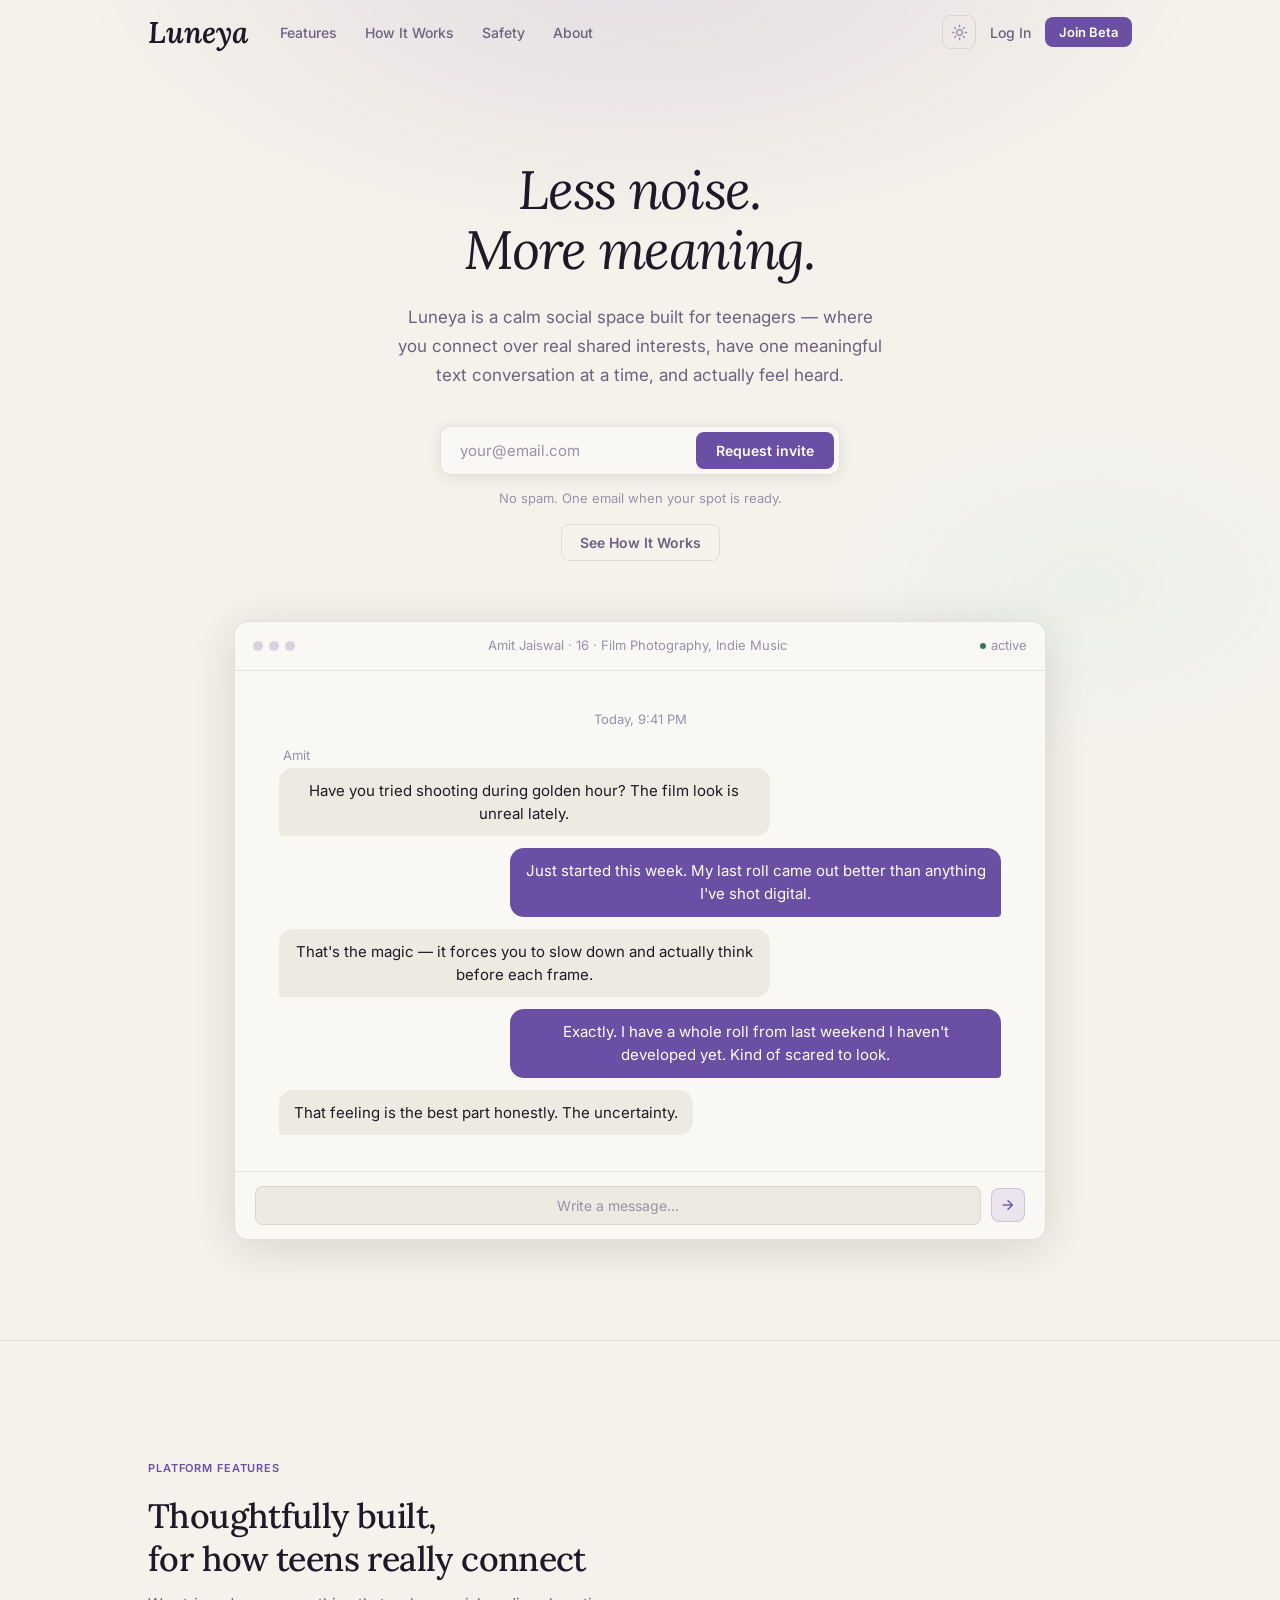
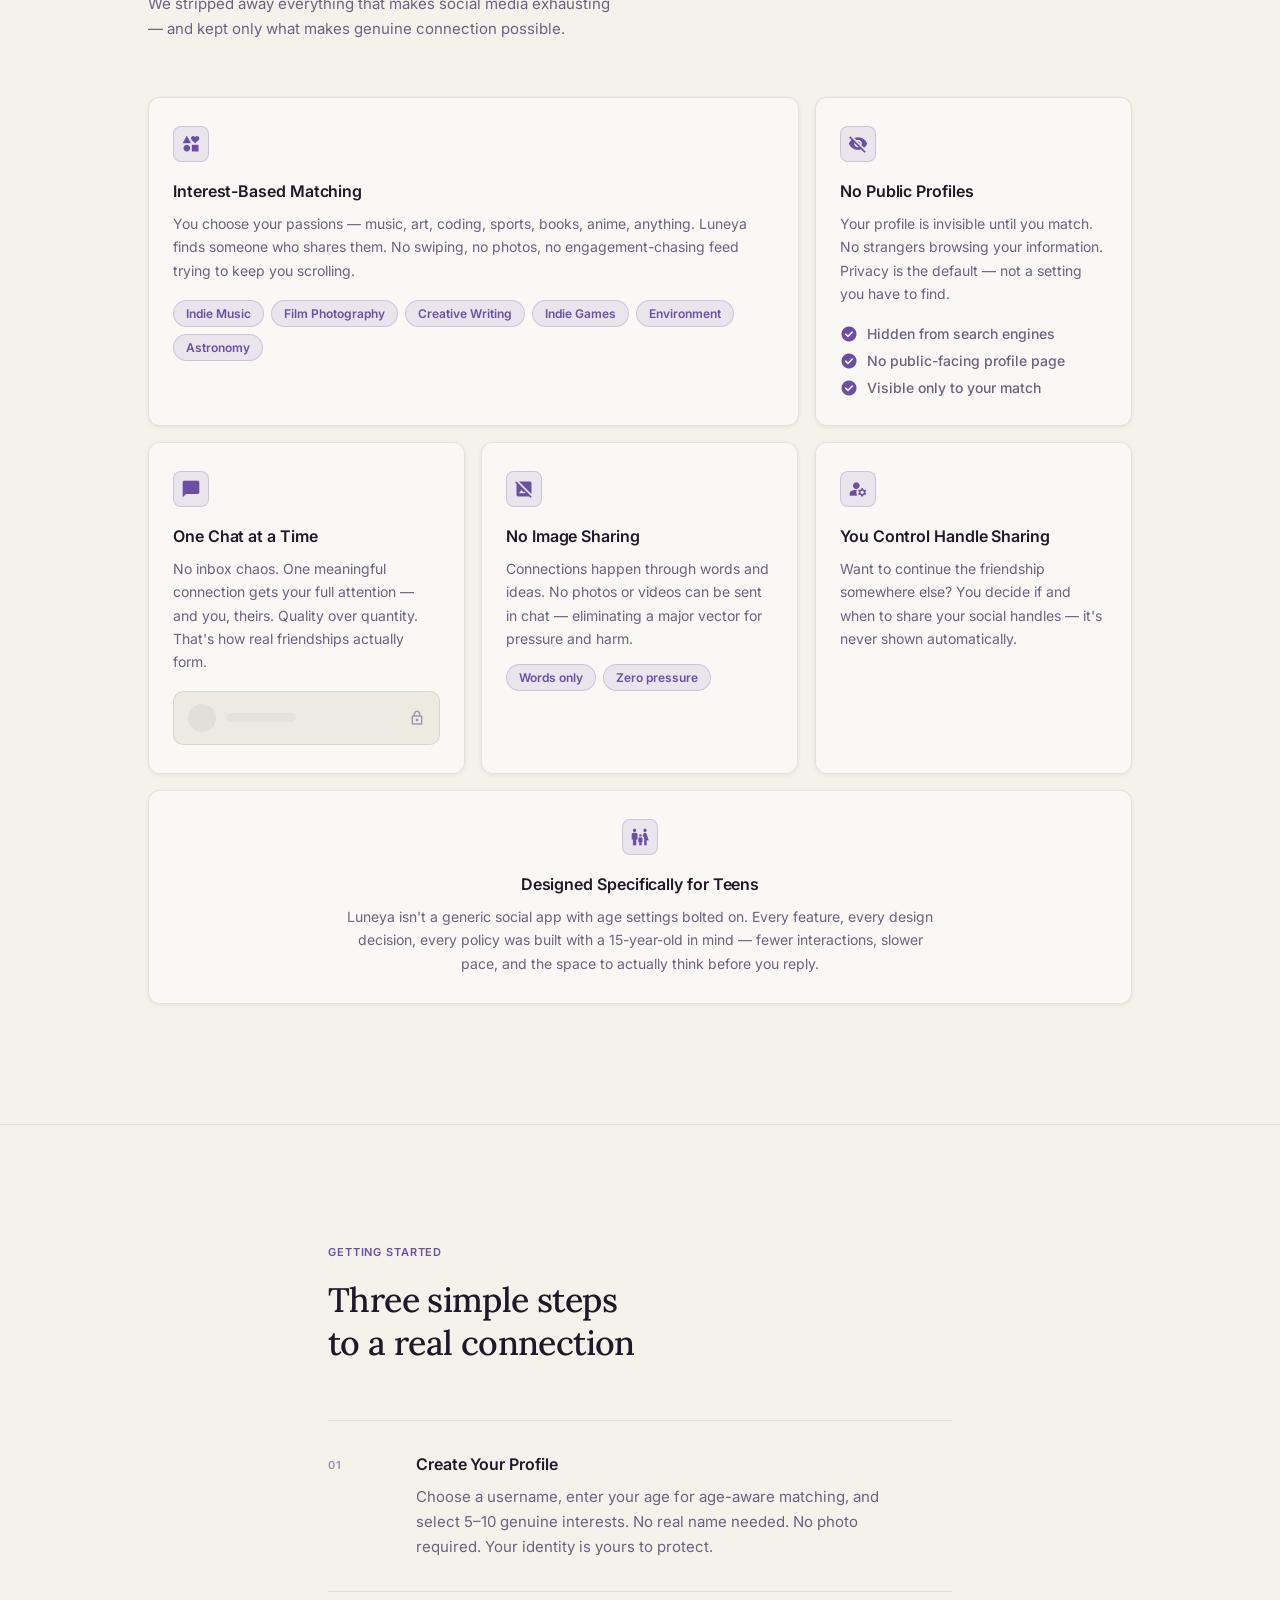
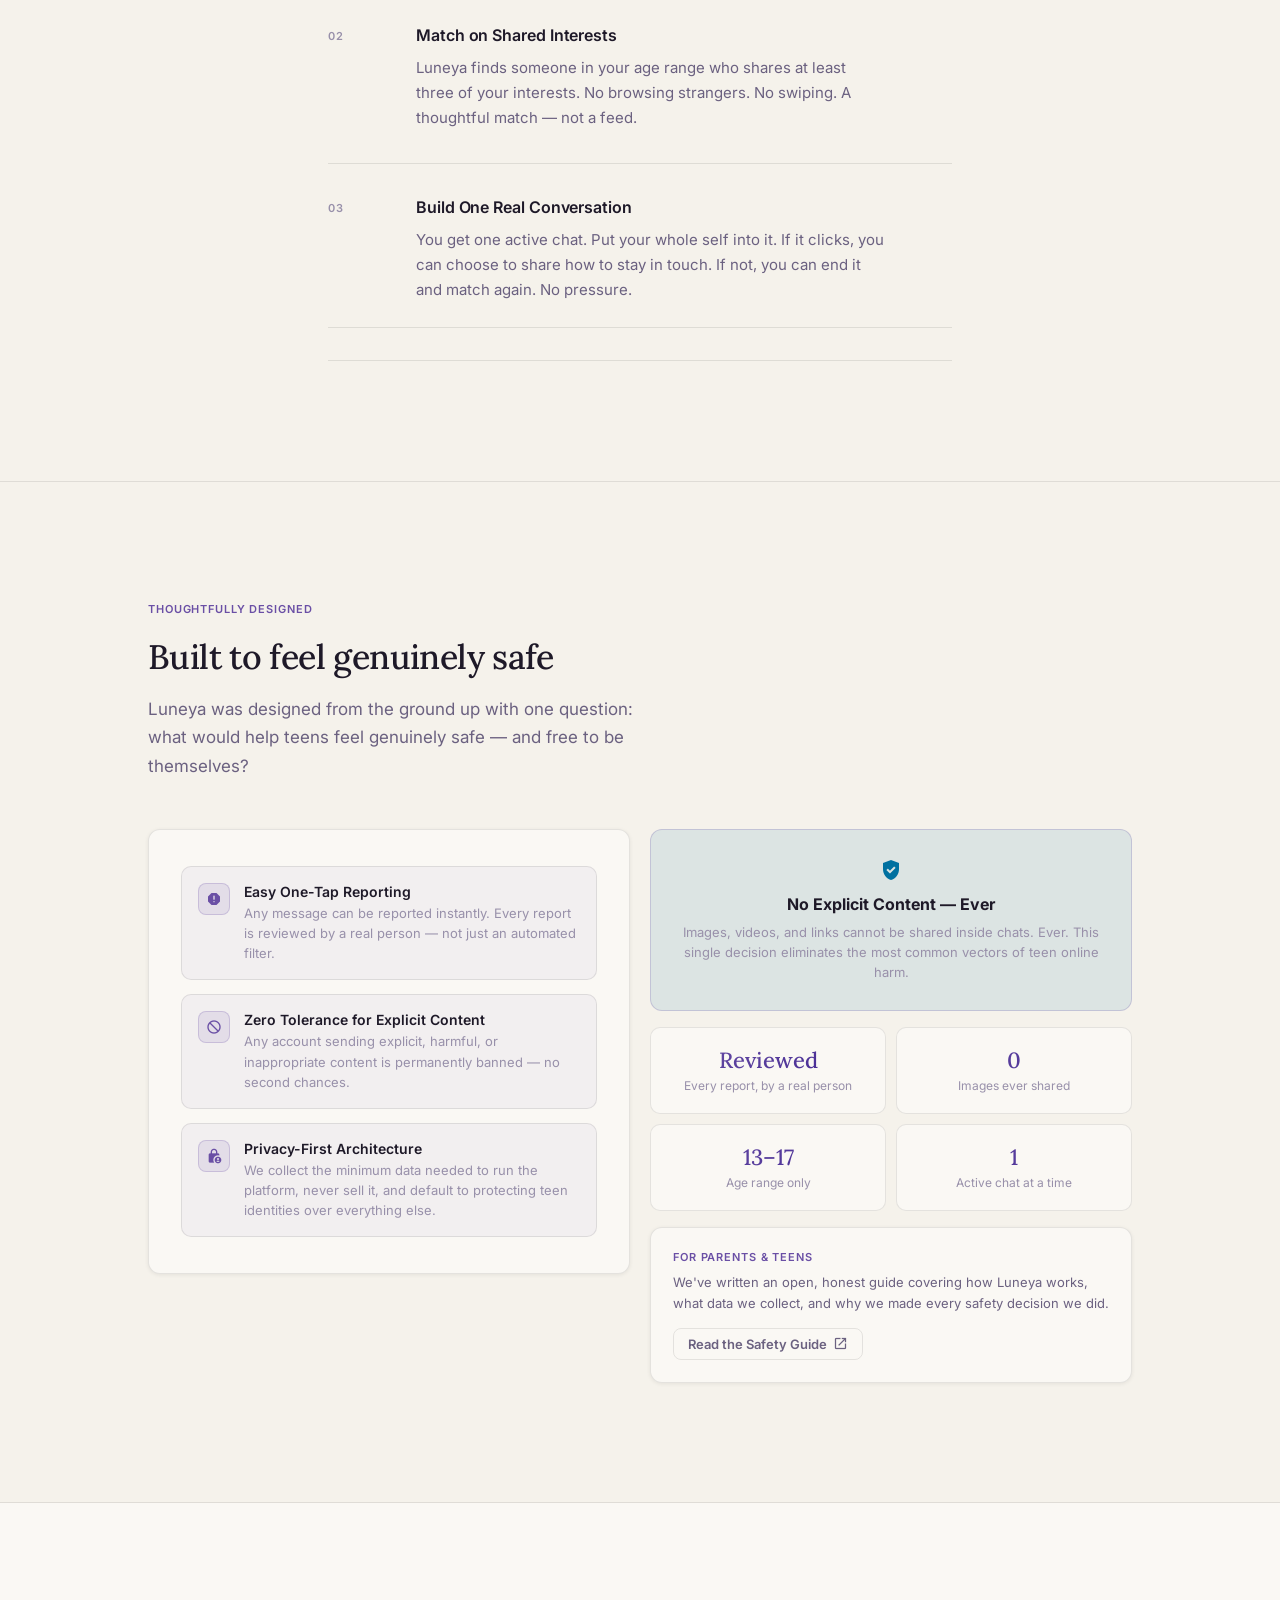
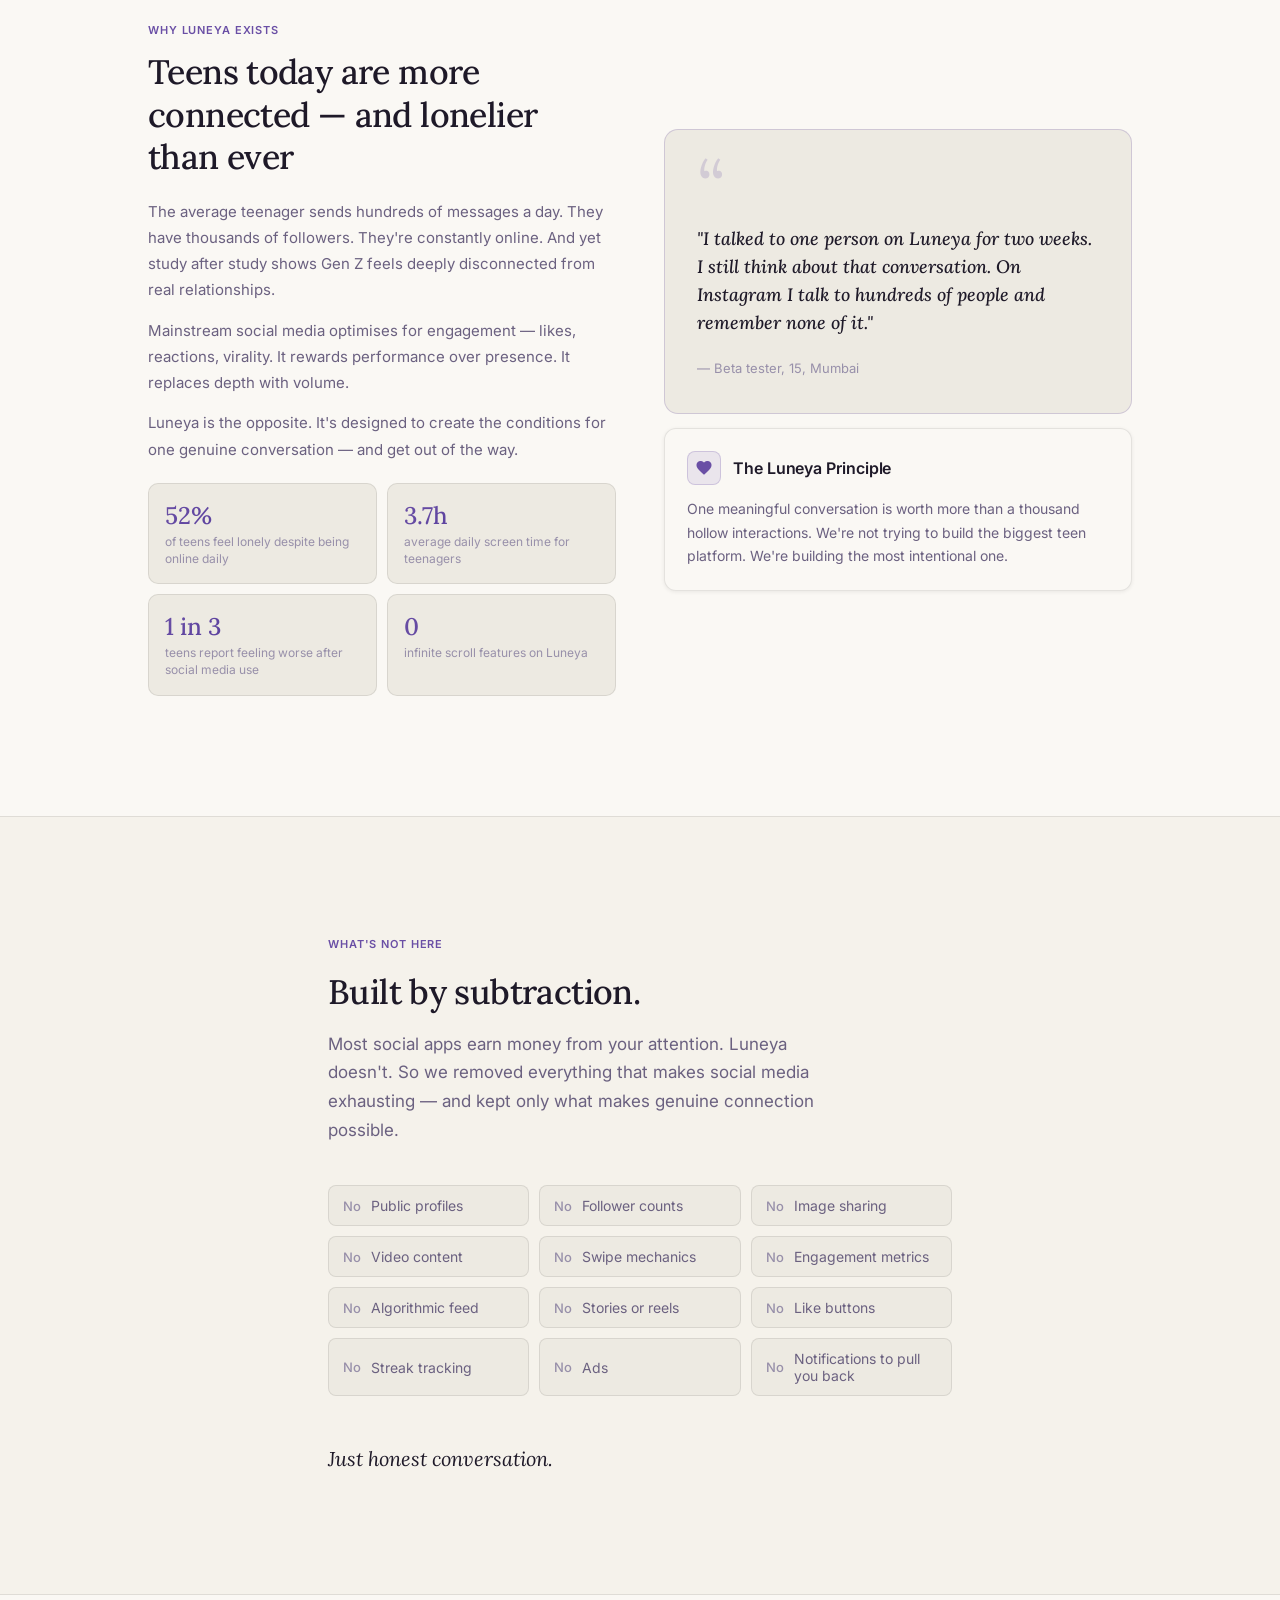
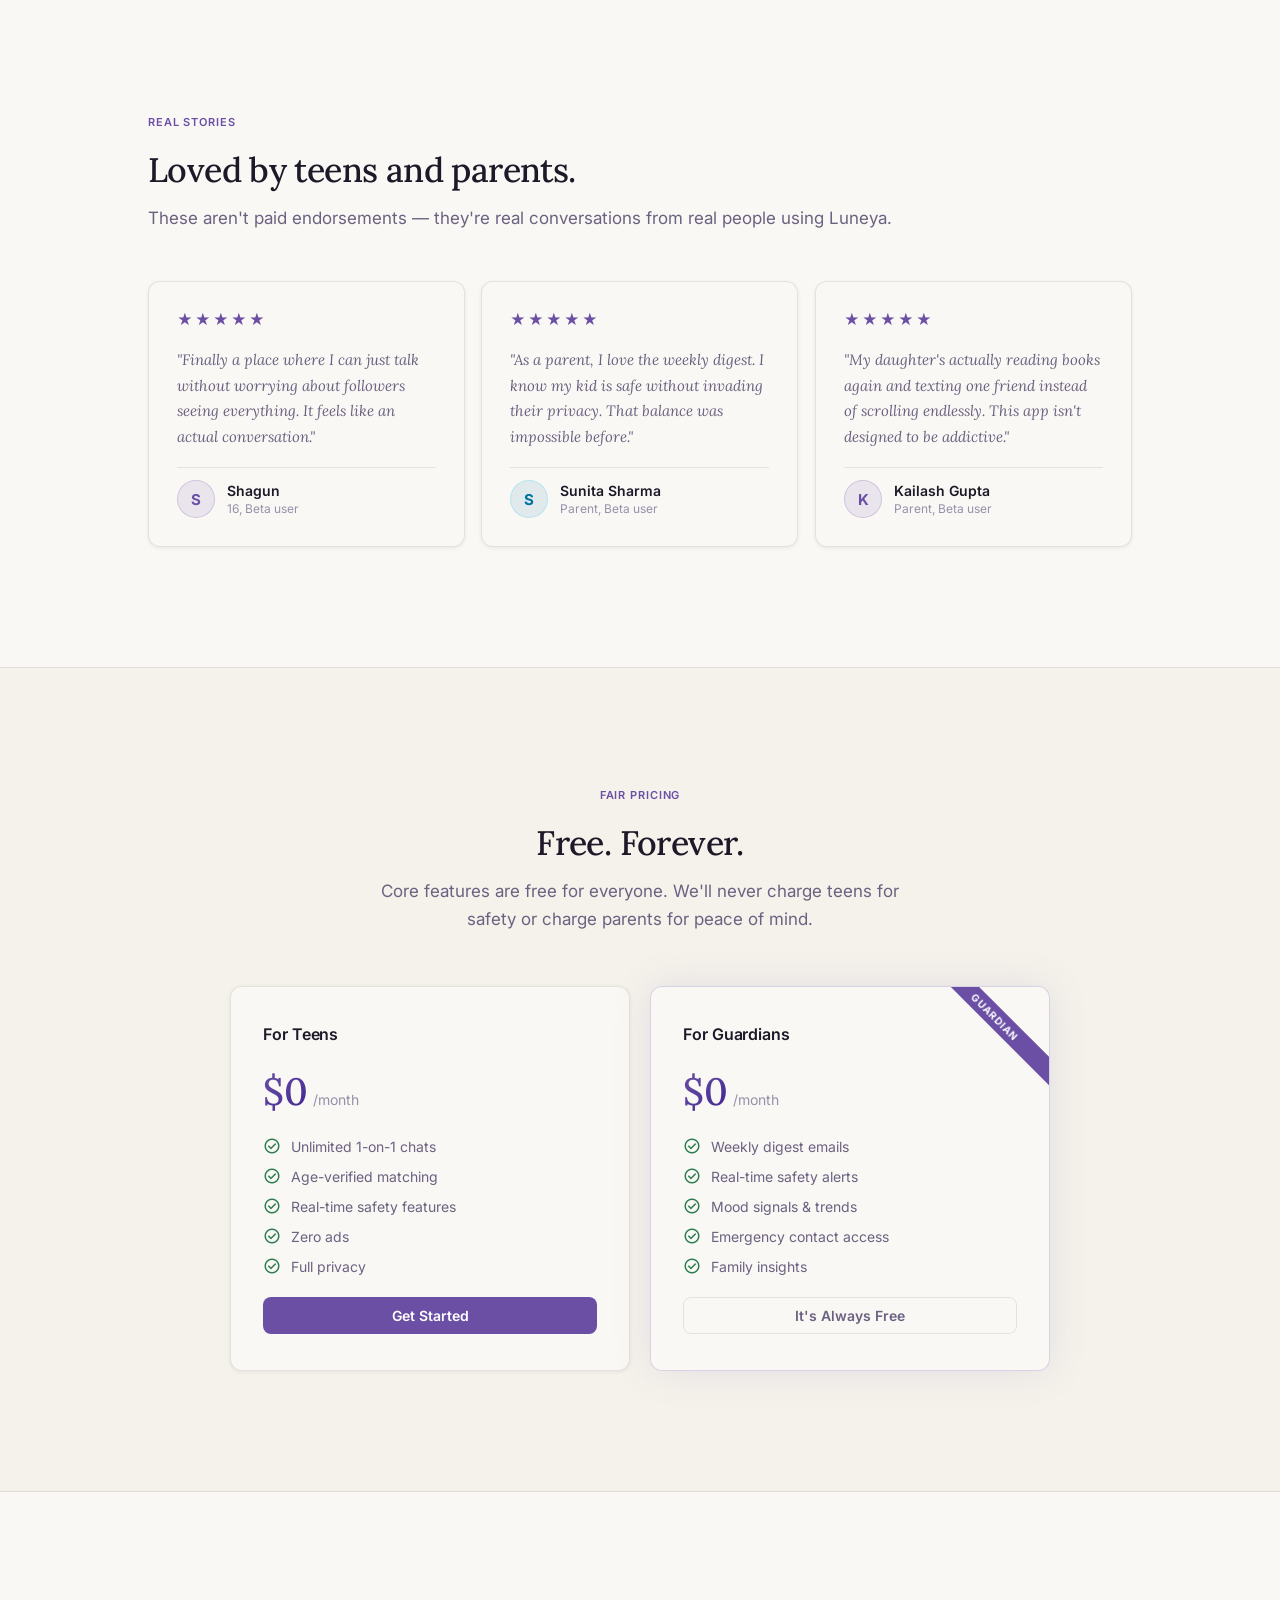
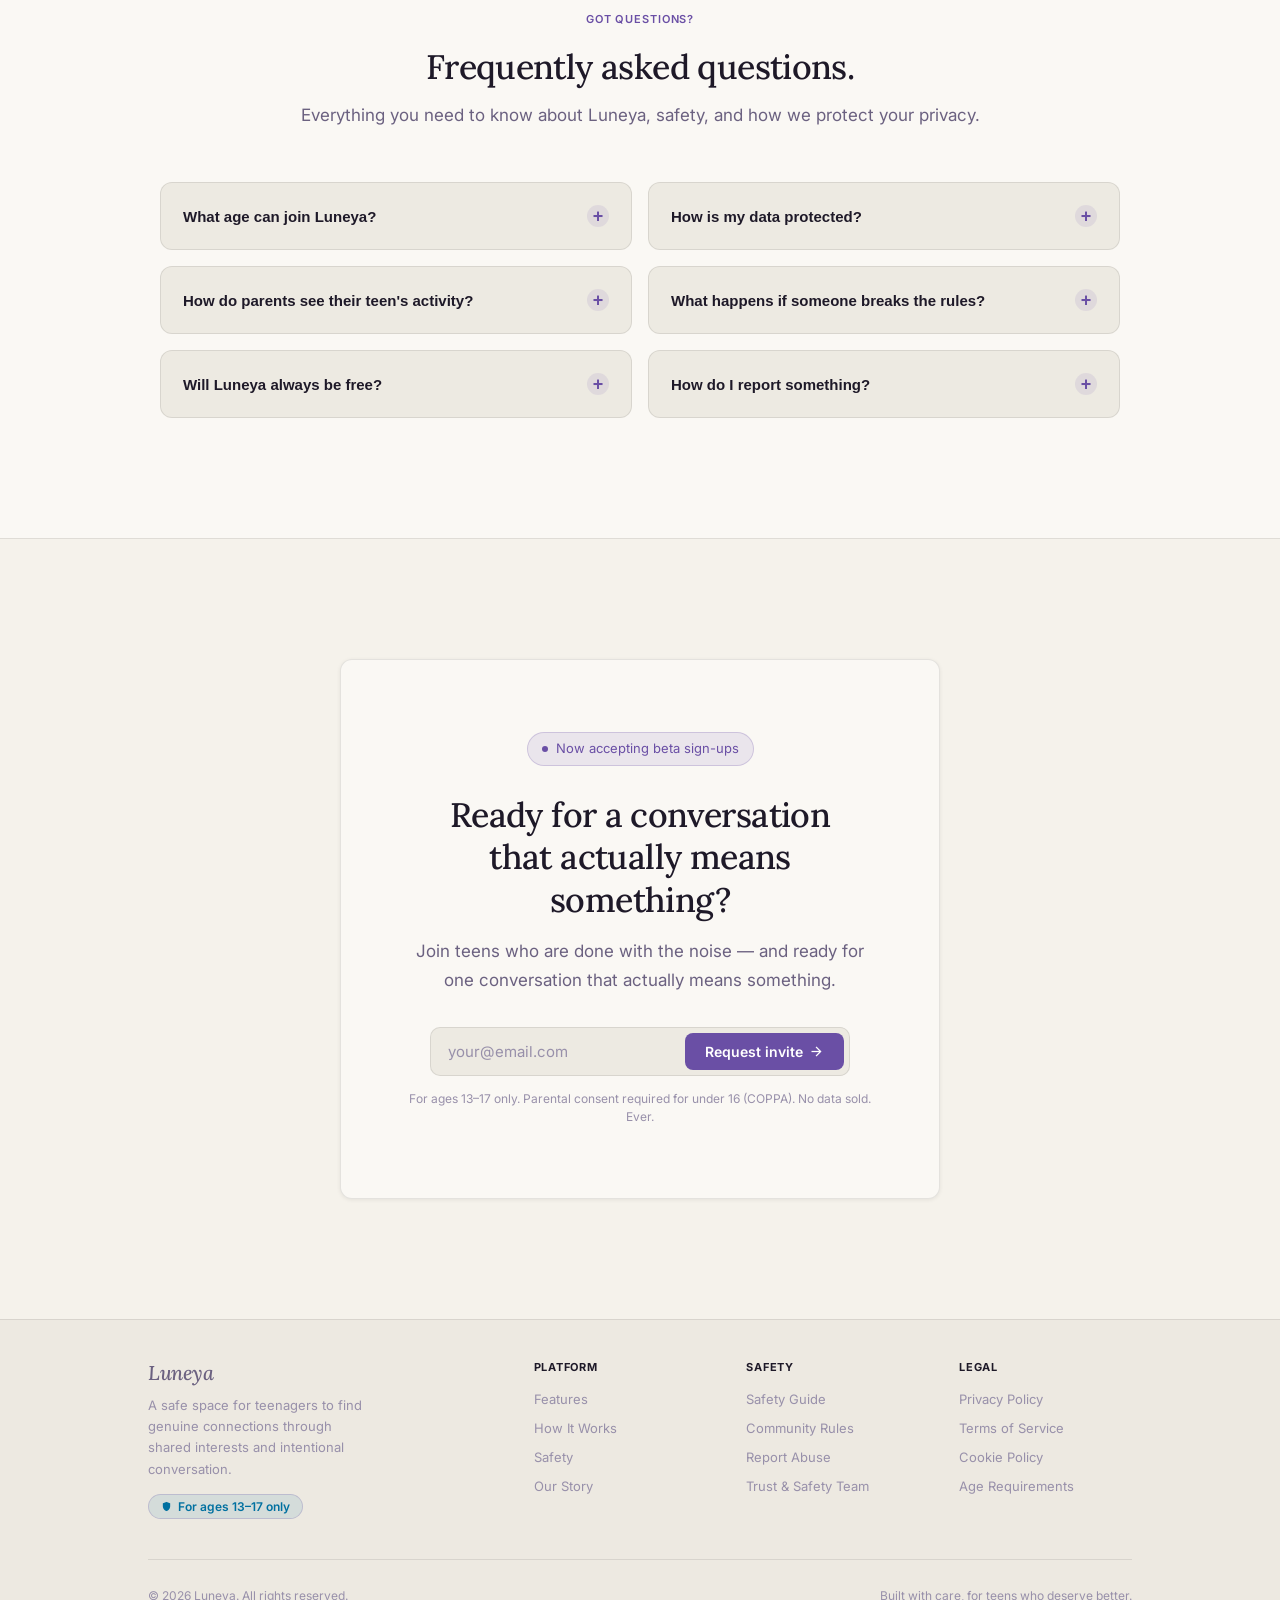
<file: index.html>
<!DOCTYPE html>
<html lang="en" data-theme="light">

<head>
  <meta charset="UTF-8" />
  <meta name="viewport" content="width=device-width, initial-scale=1.0" />
  <meta name="description" content="Luneya is a calm, text-first social platform for teenagers aged 13-17. Connect over shared interests, one meaningful conversation at a time." />
  <meta name="theme-color" content="#0f0e14" />
  <title>Luneya — Where Teens Connect Meaningfully</title>

  <!-- Fonts -->
  <link rel="preconnect" href="https://fonts.googleapis.com" />
  <link rel="preconnect" href="https://fonts.gstatic.com" crossorigin />
  <link href="https://fonts.googleapis.com/css2?family=Lora:ital,wght@0,400;0,500;0,600;1,400;1,500;1,600&family=Inter:wght@300;400;500;600&display=swap" rel="stylesheet" />
  <link href="https://fonts.googleapis.com/css2?family=Material+Symbols+Outlined:wght,FILL@100..700,0..1&display=swap" rel="stylesheet" />

  <link rel="stylesheet" href="style.css" />
</head>

<body>

  <!-- ============================================================
     NAVBAR
     ============================================================ -->
  <nav id="navbar">
    <div class="container">
      <div class="nav-inner">
        <a href="#" class="nav-logo">Luneya</a>

        <ul class="nav-links">
          <li><a href="#features">Features</a></li>
          <li><a href="#how-it-works">How It Works</a></li>
          <li><a href="#safety">Safety</a></li>
          <li><a href="#about">About</a></li>
        </ul>

        <div class="nav-actions">
          <!-- Theme Toggle -->
          <button id="theme-toggle" type="button" aria-label="Toggle theme">
            <span class="toggle-icon sun">
              <span class="material-symbols-outlined" style="font-size:17px">light_mode</span>
            </span>
            <span class="toggle-icon moon">
              <span class="material-symbols-outlined" style="font-size:17px">dark_mode</span>
            </span>
          </button>

          <a href="#" id="nav-login" class="t-caption" style="display:none">Log In</a>
          <a href="#cta" class="btn btn-primary btn-sm">Join Beta</a>

          <!-- Mobile hamburger -->
          <button class="mobile-menu-btn" id="mobile-menu-btn" type="button" aria-label="Open navigation menu" aria-expanded="false" aria-controls="mobile-nav">
            <span class="material-symbols-outlined" style="font-size:18px">menu</span>
          </button>
        </div>
      </div>
    </div>

    <!-- Mobile dropdown -->
    <div class="mobile-nav" id="mobile-nav">
      <a href="#features">Features</a>
      <a href="#how-it-works">How It Works</a>
      <a href="#safety">Safety</a>
      <a href="#about">About</a>
      <div style="padding:10px 24px 0;display:flex;flex-direction:column;gap:8px;">
        <a href="#cta" class="btn btn-primary" style="justify-content:center;width:100%;">Join Beta</a>
      </div>
    </div>
  </nav>


  <!-- ============================================================
     HERO
     ============================================================ -->
  <section id="hero">
    <div class="container">
      <div class="hero-inner">

        <!-- Headline -->
        <h1 class="t-display fade-up d1">
          Less noise.<br>More meaning.
        </h1>

        <p class="t-body-lg hero-sub fade-up d2">
          Luneya is a calm social space built for teenagers — where you connect over real shared interests,
          have one meaningful text conversation at a time, and actually feel heard.
        </p>

        <!-- Email CTA form -->
        <div class="fade-up d3">
          <form class="hero-form-wrap">
            <input type="email" placeholder="your@email.com" aria-label="Email address" required />
            <button type="submit" class="btn btn-primary">
              Request invite
            </button>
          </form>
          <p class="t-caption hero-form-note" style="margin-top:10px;">
            No spam. One email when your spot is ready.
          </p>

          <!-- Secondary CTAs -->
          <div class="hero-cta-row">
            <a href="#how-it-works" class="btn btn-ghost">See How It Works</a>
          </div>
        </div>
      </div>

      <!-- Chat Window Visual (Version B) -->
      <div class="hero-visual fade-up d4">
        <div class="chat-window">
          <!-- Browser chrome -->
          <div class="chat-chrome">
            <div class="chrome-dots">
              <div class="chrome-dot"></div>
              <div class="chrome-dot"></div>
              <div class="chrome-dot"></div>
            </div>
            <div class="chrome-title t-caption">Amit Jaiswal · 16 · Film Photography, Indie Music</div>
            <div class="chrome-status t-caption">
              <div class="status-dot"></div>
              active
            </div>
          </div>

          <!-- Messages -->
          <div class="chat-messages">
            <div class="chat-timestamp">Today, 9:41 PM</div>

            <div class="chat-msg-group chat-msg-group--them">
              <span class="chat-sender">Amit</span>
              <div class="bubble bubble--them">Have you tried shooting during golden hour? The film look is unreal lately.</div>
            </div>

            <div class="chat-msg-group chat-msg-group--me">
              <div class="bubble bubble--me">Just started this week. My last roll came out better than anything I've shot digital.</div>
            </div>

            <div class="chat-msg-group chat-msg-group--them">
              <div class="bubble bubble--them">That's the magic — it forces you to slow down and actually think before each frame.</div>
            </div>

            <div class="chat-msg-group chat-msg-group--me">
              <div class="bubble bubble--me">Exactly. I have a whole roll from last weekend I haven't developed yet. Kind of scared to look.</div>
            </div>

            <div class="chat-msg-group chat-msg-group--them">
              <div class="bubble bubble--them">That feeling is the best part honestly. The uncertainty.</div>
            </div>
          </div>

          <!-- Input row -->
          <div class="chat-input-row">
            <div class="chat-input-fake">Write a message…</div>
            <button class="chat-send-btn" aria-label="Send message">
              <span class="material-symbols-outlined" style="font-size:16px">arrow_forward</span>
            </button>
          </div>
        </div>
      </div>
    </div>
  </section>

  <div class="divider"></div>

  <!-- ============================================================
     FEATURES
     ============================================================ -->
  <section id="features">
    <div class="container">
      <div class="reveal" style="margin-bottom:56px;">
        <p class="t-label section-label">Platform Features</p>
        <h2 class="t-h1">Thoughtfully built,<br>for how teens really connect</h2>
        <p class="t-body" style="color:var(--ink-2);max-width:52ch;margin-top:12px;">
          We stripped away everything that makes social media exhausting — and kept only what makes genuine connection possible.
        </p>
      </div>

      <div class="features-grid">

        <!-- 1. Interest Matching (wide) -->
        <div class="card feature-card wide reveal">
          <div class="feat-icon">
            <span class="material-symbols-outlined icon-fill" style="font-size:20px">interests</span>
          </div>
          <h3 class="t-h3">Interest-Based Matching</h3>
          <p>You choose your passions — music, art, coding, sports, books, anime, anything. Luneya finds someone who shares them. No swiping, no photos, no engagement-chasing feed trying to keep you scrolling.</p>
          <div class="chips">
            <span class="chip">Indie Music</span>
            <span class="chip">Film Photography</span>
            <span class="chip">Creative Writing</span>
            <span class="chip">Indie Games</span>
            <span class="chip">Environment</span>
            <span class="chip">Astronomy</span>
          </div>
        </div>

        <!-- 2. No public profiles -->
        <div class="card feature-card reveal" style="transition-delay:0.06s">
          <div class="feat-icon">
            <span class="material-symbols-outlined icon-fill" style="font-size:20px">visibility_off</span>
          </div>
          <h3 class="t-h3">No Public Profiles</h3>
          <p>Your profile is invisible until you match. No strangers browsing your information. Privacy is the default — not a setting you have to find.</p>
          <div class="safety-checks">
            <div class="safety-check">
              <span class="material-symbols-outlined icon-fill">check_circle</span>
              Hidden from search engines
            </div>
            <div class="safety-check">
              <span class="material-symbols-outlined icon-fill">check_circle</span>
              No public-facing profile page
            </div>
            <div class="safety-check">
              <span class="material-symbols-outlined icon-fill">check_circle</span>
              Visible only to your match
            </div>
          </div>
        </div>

        <!-- 3. One conversation -->
        <div class="card feature-card reveal" style="transition-delay:0.12s">
          <div class="feat-icon">
            <span class="material-symbols-outlined icon-fill" style="font-size:20px">chat_bubble</span>
          </div>
          <h3 class="t-h3">One Chat at a Time</h3>
          <p>No inbox chaos. One meaningful connection gets your full attention — and you, theirs. Quality over quantity. That's how real friendships actually form.</p>
          <div class="one-chat-visual">
            <div class="avatar-row">
              <div class="mini-avatar"></div>
              <div class="placeholder-text"></div>
            </div>
            <span class="material-symbols-outlined" style="font-size:16px;color:var(--ink-3)">lock</span>
          </div>
        </div>

        <!-- 4. No image sharing -->
        <div class="card feature-card reveal" style="transition-delay:0.18s">
          <div class="feat-icon">
            <span class="material-symbols-outlined icon-fill" style="font-size:20px">hide_image</span>
          </div>
          <h3 class="t-h3">No Image Sharing</h3>
          <p>Connections happen through words and ideas. No photos or videos can be sent in chat — eliminating a major vector for pressure and harm.</p>
          <div class="chips" style="margin-top:14px">
            <span class="chip">Words only</span>
            <span class="chip">Zero pressure</span>
          </div>
        </div>

        <!-- 5. Handle sharing control -->
        <div class="card feature-card reveal" style="transition-delay:0.24s">
          <div class="feat-icon">
            <span class="material-symbols-outlined icon-fill" style="font-size:20px">manage_accounts</span>
          </div>
          <h3 class="t-h3">You Control Handle Sharing</h3>
          <p>Want to continue the friendship somewhere else? You decide if and when to share your social handles — it's never shown automatically.</p>
        </div>

        <!-- 6. Built for teens (full width) -->
        <div class="card feature-card full reveal" style="text-align:center;transition-delay:0.06s">
          <div class="feat-icon" style="margin:0 auto 18px">
            <span class="material-symbols-outlined icon-fill" style="font-size:20px">family_restroom</span>
          </div>
          <h3 class="t-h3">Designed Specifically for Teens</h3>
          <p style="max-width:600px;margin:10px auto 0">
            Luneya isn't a generic social app with age settings bolted on. Every feature, every design decision, every
            policy was built with a 15-year-old in mind — fewer interactions, slower pace, and the space to actually
            think before you reply.
          </p>
        </div>

      </div>
    </div>
  </section>

  <div class="divider"></div>

  <!-- ============================================================
     HOW IT WORKS — Version B layout (numbered rows, narrow)
     ============================================================ -->
  <section id="how-it-works">
    <div class="container--narrow">
      <div class="reveal" style="margin-bottom:0">
        <p class="t-label section-label">Getting Started</p>
        <h2 class="t-h1" style="margin-bottom:56px">Three simple steps<br>to a real connection</h2>
      </div>

      <div class="steps-list">
        <div class="step-row reveal">
          <div>
            <span class="step-num-label">01</span>
          </div>
          <div class="step-body">
            <h3 class="t-h3">Create Your Profile</h3>
            <p class="t-body" style="color:var(--ink-2);margin-top:8px;">
              Choose a username, enter your age for age-aware matching, and select 5–10 genuine interests.
              No real name needed. No photo required. Your identity is yours to protect.
            </p>
          </div>
        </div>

        <div class="step-row reveal" style="transition-delay:0.1s">
          <div>
            <span class="step-num-label">02</span>
          </div>
          <div class="step-body">
            <h3 class="t-h3">Match on Shared Interests</h3>
            <p class="t-body" style="color:var(--ink-2);margin-top:8px;">
              Luneya finds someone in your age range who shares at least three of your interests.
              No browsing strangers. No swiping. A thoughtful match — not a feed.
            </p>
          </div>
        </div>

        <div class="step-row reveal" style="transition-delay:0.2s">
          <div>
            <span class="step-num-label">03</span>
          </div>
          <div class="step-body">
            <h3 class="t-h3">Build One Real Conversation</h3>
            <p class="t-body" style="color:var(--ink-2);margin-top:8px;">
              You get one active chat. Put your whole self into it. If it clicks, you can choose to share
              how to stay in touch. If not, you can end it and match again. No pressure.
            </p>
          </div>
        </div>
      </div>
      <div style="border-top:1px solid var(--border)"></div>
    </div>
  </section>

  <div class="divider"></div>

  <!-- ============================================================
     SAFETY
     ============================================================ -->
  <section id="safety">
    <div class="container">
      <!-- Section header -->
      <div class="safety-header reveal">
        <p class="t-label section-label">Thoughtfully Designed</p>
        <h2 class="t-h1">Built to feel genuinely safe</h2>
        <p class="t-body-lg intro" style="margin-top:12px;">
          Luneya was designed from the ground up with one question: what would help teens feel genuinely safe — and free to be themselves?
        </p>
      </div>

      <div class="safety-grid">
        <!-- Left: main content -->
        <div class="card safety-main reveal">
          <div class="safety-list">
            <div class="safety-item">
              <div class="safety-item-icon">
                <span class="material-symbols-outlined icon-fill" style="font-size:16px">report</span>
              </div>
              <div class="safety-item-content">
                <h4>Easy One-Tap Reporting</h4>
                <p>Any message can be reported instantly. Every report is reviewed by a real person — not just an automated filter.</p>
              </div>
            </div>

            <div class="safety-item">
              <div class="safety-item-icon">
                <span class="material-symbols-outlined icon-fill" style="font-size:16px">block</span>
              </div>
              <div class="safety-item-content">
                <h4>Zero Tolerance for Explicit Content</h4>
                <p>Any account sending explicit, harmful, or inappropriate content is permanently banned — no second chances.</p>
              </div>
            </div>

            <div class="safety-item">
              <div class="safety-item-icon">
                <span class="material-symbols-outlined icon-fill" style="font-size:16px">lock_person</span>
              </div>
              <div class="safety-item-content">
                <h4>Privacy-First Architecture</h4>
                <p>We collect the minimum data needed to run the platform, never sell it, and default to protecting teen identities over everything else.</p>
              </div>
            </div>
          </div>
        </div>

        <!-- Right: badges & stats -->
        <div class="safety-right">
          <div class="safety-badge-card reveal" style="transition-delay:0.1s">
            <div class="big-icon">
              <span class="material-symbols-outlined icon-fill">gpp_good</span>
            </div>
            <h3>No Explicit Content — Ever</h3>
            <p>Images, videos, and links cannot be shared inside chats. Ever. This single decision eliminates the most common vectors of teen online harm.</p>
          </div>

          <div class="stat-cards reveal" style="transition-delay:0.2s">
            <div class="stat-card">
              <div class="stat-num">Reviewed</div>
              <div class="stat-lbl">Every report, by a real person</div>
            </div>
            <div class="stat-card">
              <div class="stat-num">0</div>
              <div class="stat-lbl">Images ever shared</div>
            </div>
            <div class="stat-card">
              <div class="stat-num">13–17</div>
              <div class="stat-lbl">Age range only</div>
            </div>
            <div class="stat-card">
              <div class="stat-num">1</div>
              <div class="stat-lbl">Active chat at a time</div>
            </div>
          </div>

          <div class="card safety-guide-card reveal" style="transition-delay:0.3s">
            <span class="t-label guide-label">For Parents &amp; Teens</span>
            <p>We've written an open, honest guide covering how Luneya works, what data we collect,
              and why we made every safety decision we did.</p>
            <a href="#" class="btn btn-ghost btn-sm">
              Read the Safety Guide
              <span class="material-symbols-outlined" style="font-size:15px">open_in_new</span>
            </a>
          </div>
        </div>
      </div>
    </div>
  </section>

  <div class="divider"></div>

  <!-- ============================================================
     ABOUT
     ============================================================ -->
  <section id="about">
    <div class="container">
      <div class="about-inner">
        <!-- Text -->
        <div class="about-text reveal">
          <p class="t-label section-label">Why Luneya Exists</p>
          <h2 class="t-h1">Teens today are more connected — and lonelier than ever</h2>
          <p class="body-p" style="margin-top:20px;color:var(--ink-2);font-size:15px;line-height:1.75;margin-bottom:14px;">
            The average teenager sends hundreds of messages a day. They have thousands of followers.
            They're constantly online. And yet study after study shows Gen Z feels deeply disconnected
            from real relationships.
          </p>
          <p class="body-p" style="color:var(--ink-2);font-size:15px;line-height:1.75;margin-bottom:14px;">
            Mainstream social media optimises for engagement — likes, reactions, virality.
            It rewards performance over presence. It replaces depth with volume.
          </p>
          <p class="body-p" style="color:var(--ink-2);font-size:15px;line-height:1.75;margin-bottom:0;">
            Luneya is the opposite. It's designed to create the conditions for one genuine
            conversation — and get out of the way.
          </p>

          <div class="about-stats">
            <div class="about-stat">
              <div class="num">61%</div>
              <div class="lbl">of teens feel lonely despite being online daily</div>
            </div>
            <div class="about-stat">
              <div class="num">3.7h</div>
              <div class="lbl">average daily screen time for teenagers</div>
            </div>
            <div class="about-stat">
              <div class="num">1 in 3</div>
              <div class="lbl">teens report feeling worse after social media use</div>
            </div>
            <div class="about-stat">
              <div class="num">0</div>
              <div class="lbl">infinite scroll features on Luneya</div>
            </div>
          </div>
        </div>

        <!-- Quote visual -->
        <div class="about-visual reveal" style="transition-delay:0.15s">
          <div class="about-quote">
            <span class="quote-mark">&ldquo;</span>
            <p class="quote-text">
              "I talked to one person on Luneya for two weeks. I still think about that conversation.
              On Instagram I talk to hundreds of people and remember none of it."
            </p>
            <span class="quote-author">— Beta tester, 15, Mumbai</span>
          </div>

          <div class="card principle-card">
            <div class="principle-heading">
              <div class="principle-icon">
                <span class="material-symbols-outlined icon-fill" style="font-size:18px">favorite</span>
              </div>
              <h3 class="t-h3">The Luneya Principle</h3>
            </div>
            <p>One meaningful conversation is worth more than a thousand hollow interactions.
              We're not trying to build the biggest teen platform. We're building the most intentional one.</p>
          </div>
        </div>
      </div>
    </div>
  </section>

  <div class="divider"></div>

  <!-- ============================================================
     PRIVACY — "Built by subtraction" (Version B section)
     Content from Version A's feature section — preserved as its own section
     ============================================================ -->
  <section id="privacy">
    <div class="container--narrow">
      <div class="privacy-header reveal">
        <p class="t-label section-label">What's Not Here</p>
        <h2 class="t-h1">Built by subtraction.</h2>
        <p class="t-body-lg intro" style="margin-top:14px;">
          Most social apps earn money from your attention. Luneya doesn't. So we removed everything that makes social media exhausting — and kept only what makes genuine connection possible.
        </p>
      </div>

      <div class="no-list reveal" style="transition-delay:0.08s">
        <div class="no-item">
          <span class="no-label">No</span>
          Public profiles
        </div>
        <div class="no-item">
          <span class="no-label">No</span>
          Follower counts
        </div>
        <div class="no-item">
          <span class="no-label">No</span>
          Image sharing
        </div>
        <div class="no-item">
          <span class="no-label">No</span>
          Video content
        </div>
        <div class="no-item">
          <span class="no-label">No</span>
          Swipe mechanics
        </div>
        <div class="no-item">
          <span class="no-label">No</span>
          Engagement metrics
        </div>
        <div class="no-item">
          <span class="no-label">No</span>
          Algorithmic feed
        </div>
        <div class="no-item">
          <span class="no-label">No</span>
          Stories or reels
        </div>
        <div class="no-item">
          <span class="no-label">No</span>
          Like buttons
        </div>
        <div class="no-item">
          <span class="no-label">No</span>
          Streak tracking
        </div>
        <div class="no-item">
          <span class="no-label">No</span>
          Ads
        </div>
        <div class="no-item">
          <span class="no-label">No</span>
          Notifications to pull you back
        </div>
      </div>

      <div class="reveal" style="transition-delay:0.14s;margin-top:12px;">
        <p class="privacy-closing">Just honest conversation.</p>
      </div>
    </div>
  </section>

  <div class="divider"></div>

  <!-- ============================================================
     TESTIMONIALS
     ============================================================ -->
  <section id="testimonials">
    <div class="container">
      <div class="reveal" style="margin-bottom:48px;">
        <p class="t-label section-label">Real Stories</p>
        <h2 class="t-h1">Loved by teens and parents.</h2>
        <p class="t-body-lg" style="color:var(--ink-2);margin-top:12px;">
          These aren't paid endorsements — they're real conversations from real people using Luneya.
        </p>
      </div>

      <div class="testimonials-grid">
        <div class="testimonial-card card reveal">
          <div class="stars">★★★★★</div>
          <p class="testimonial-text">"Finally a place where I can just talk without worrying about followers seeing everything. It feels like an actual conversation."</p>
          <div class="testimonial-author">
            <div class="author-avatar">S</div>
            <div>
              <div class="author-name">Shagun</div>
              <div class="author-role">16, Beta user</div>
            </div>
          </div>
        </div>

        <div class="testimonial-card card reveal">
          <div class="stars">★★★★★</div>
          <p class="testimonial-text">"As a parent, I love the weekly digest. I know my kid is safe without invading their privacy. That balance was impossible before."</p>
          <div class="testimonial-author">
            <div class="author-avatar" style="color:var(--safe-text);background:var(--safe-subtle);border-color:rgba(76,215,246,0.3)">S</div>
            <div>
              <div class="author-name">Sunita Sharma</div>
              <div class="author-role">Parent, Beta user</div>
            </div>
          </div>
        </div>

        <div class="testimonial-card card reveal">
          <div class="stars">★★★★★</div>
          <p class="testimonial-text">"My daughter's actually reading books again and texting one friend instead of scrolling endlessly. This app isn't designed to be addictive."</p>
          <div class="testimonial-author">
            <div class="author-avatar">K</div>
            <div>
              <div class="author-name">Kailash Gupta</div>
              <div class="author-role">Parent, Beta user</div>
            </div>
          </div>
        </div>
      </div>
    </div>
  </section>

  <div class="divider"></div>

  <!-- ============================================================
     PRICING
     ============================================================ -->
  <section id="pricing">
    <div class="container">
      <div class="reveal" style="text-align:center;margin-bottom:52px;">
        <p class="t-label section-label">Fair Pricing</p>
        <h2 class="t-h1">Free. Forever.</h2>
        <p class="t-body-lg" style="color:var(--ink-2);margin-top:12px;max-width:48ch;margin-left:auto;margin-right:auto;">
          Core features are free for everyone. We'll never charge teens for safety or charge parents for peace of mind.
        </p>
      </div>

      <div class="pricing-grid">
        <div class="pricing-card card reveal">
          <h3 class="t-h3">For Teens</h3>
          <div class="price">
            <span class="amount">$0</span>
            <span class="period">/month</span>
          </div>
          <ul class="pricing-features">
            <li><span class="material-symbols-outlined check-icon">check_circle</span> Unlimited 1-on-1 chats</li>
            <li><span class="material-symbols-outlined check-icon">check_circle</span> Age-verified matching</li>
            <li><span class="material-symbols-outlined check-icon">check_circle</span> Real-time safety features</li>
            <li><span class="material-symbols-outlined check-icon">check_circle</span> Zero ads</li>
            <li><span class="material-symbols-outlined check-icon">check_circle</span> Full privacy</li>
          </ul>
          <button class="btn btn-primary" type="button" style="width:100%;margin-top:auto;">Get Started</button>
        </div>

        <div class="pricing-card card pricing-featured reveal" style="transition-delay:0.08s">
          <div class="featured-badge">Guardian</div>
          <h3 class="t-h3">For Guardians</h3>
          <div class="price">
            <span class="amount">$0</span>
            <span class="period">/month</span>
          </div>
          <ul class="pricing-features">
            <li><span class="material-symbols-outlined check-icon">check_circle</span> Weekly digest emails</li>
            <li><span class="material-symbols-outlined check-icon">check_circle</span> Real-time safety alerts</li>
            <li><span class="material-symbols-outlined check-icon">check_circle</span> Mood signals &amp; trends</li>
            <li><span class="material-symbols-outlined check-icon">check_circle</span> Emergency contact access</li>
            <li><span class="material-symbols-outlined check-icon">check_circle</span> Family insights</li>
          </ul>
          <button class="btn btn-ghost" type="button" style="width:100%;margin-top:auto;">It's Always Free</button>
        </div>
      </div>
    </div>
  </section>

  <div class="divider"></div>

  <!-- ============================================================
     FAQ
     ============================================================ -->
  <section id="faq">
    <div class="container">
      <div class="reveal" style="text-align:center;margin-bottom:52px;">
        <p class="t-label section-label">Got Questions?</p>
        <h2 class="t-h1">Frequently asked questions.</h2>
        <p class="t-body-lg" style="color:var(--ink-2);margin-top:12px;">
          Everything you need to know about Luneya, safety, and how we protect your privacy.
        </p>
      </div>

      <div class="faq-grid">
        <div class="faq-item reveal">
          <button class="faq-question" type="button" aria-expanded="false" aria-controls="faq-1">
            <span>What age can join Luneya?</span>
            <span class="faq-icon">+</span>
          </button>
          <div class="faq-answer" id="faq-1">
            <p>Luneya is for ages 13–18. We use age verification during signup and age-aware matching to ensure teens only chat with others within their age band. Users under 16 require parental consent (COPPA compliant).</p>
          </div>
        </div>

        <div class="faq-item reveal">
          <button class="faq-question" type="button" aria-expanded="false" aria-controls="faq-2">
            <span>How is my data protected?</span>
            <span class="faq-icon">+</span>
          </button>
          <div class="faq-answer" id="faq-2">
            <p>Messages are encrypted end-to-end. Your data is never sold to third parties. We're fully COPPA compliant and never use your information for advertising. You can delete your account anytime, and all your data is permanently removed.</p>
          </div>
        </div>

        <div class="faq-item reveal">
          <button class="faq-question" type="button" aria-expanded="false" aria-controls="faq-3">
            <span>How do parents see their teen's activity?</span>
            <span class="faq-icon">+</span>
          </button>
          <div class="faq-answer" id="faq-3">
            <p>Guardians receive a weekly digest with insights like activity trends, mood signals, and safety alerts — but never read actual messages. We believe transparency about the system matters more than surveillance of your teen.</p>
          </div>
        </div>

        <div class="faq-item reveal">
          <button class="faq-question" type="button" aria-expanded="false" aria-controls="faq-4">
            <span>What happens if someone breaks the rules?</span>
            <span class="faq-icon">+</span>
          </button>
          <div class="faq-answer" id="faq-4">
            <p>Real humans review every report within 24 hours. We have clear consequences: warnings, temporary restrictions, or account suspension based on severity. Serious violations (threats, exploitation) are handled immediately and reported to appropriate authorities.</p>
          </div>
        </div>

        <div class="faq-item reveal">
          <button class="faq-question" type="button" aria-expanded="false" aria-controls="faq-5">
            <span>Will Luneya always be free?</span>
            <span class="faq-icon">+</span>
          </button>
          <div class="faq-answer" id="faq-5">
            <p>Yes. Core features (1-on-1 chat, age verification, safety) will always be free. We may add optional premium features like themes or export history, but we'll never paywall safety or core conversation features.</p>
          </div>
        </div>

        <div class="faq-item reveal">
          <button class="faq-question" type="button" aria-expanded="false" aria-controls="faq-6">
            <span>How do I report something?</span>
            <span class="faq-icon">+</span>
          </button>
          <div class="faq-answer" id="faq-6">
            <p>There's a report button on every message and profile. You can report abuse, inappropriate content, or safety concerns anonymously. Our team investigates immediately, and we follow up with real actions.</p>
          </div>
        </div>
      </div>
    </div>
  </section>

  <div class="divider"></div>

  <!-- ============================================================
     CTA
     ============================================================ -->
  <section id="cta">
    <div class="container">
      <div class="cta-box card reveal">
        <div class="cta-box-inner">
          <div class="hero-badge" style="margin:0 auto 28px">
            <span class="dot"></span>
            <span class="t-caption">Now accepting beta sign-ups</span>
          </div>

          <h2 class="t-h1">Ready for a conversation<br>that actually means something?</h2>
          <p class="t-body-lg cta-sub" style="margin-top:14px;margin-bottom:32px;">
            Join teens who are done with the noise — and ready for one conversation that actually means something.
          </p>

          <form class="cta-form-wrap">
            <input type="email" placeholder="your@email.com" aria-label="Email address" required />
            <button type="submit" class="btn btn-primary">
              Request invite
              <span class="material-symbols-outlined" style="font-size:15px">arrow_forward</span>
            </button>
          </form>

          <span class="t-caption cta-note">
            For ages 13–17 only. Parental consent required for under 16 (COPPA). No data sold. Ever.
          </span>
        </div>
      </div>
    </div>
  </section>

  <!-- ============================================================
     FOOTER
     ============================================================ -->
  <footer>
    <div class="container">
      <div class="footer-inner">
        <div class="footer-brand">
          <a href="#" class="footer-logo">Luneya</a>
          <p>A safe space for teenagers to find genuine connections through shared interests and intentional conversation.</p>
          <div>
            <span class="age-badge">
              <span class="material-symbols-outlined icon-fill" style="font-size:11px">shield</span>
              For ages 13–17 only
            </span>
          </div>
        </div>

        <div class="footer-col">
          <h4>Platform</h4>
          <ul>
            <li><a href="#features">Features</a></li>
            <li><a href="#how-it-works">How It Works</a></li>
            <li><a href="#safety">Safety</a></li>
            <li><a href="#about">Our Story</a></li>
          </ul>
        </div>

        <div class="footer-col">
          <h4>Safety</h4>
          <ul>
            <li><a href="safety_guide.html">Safety Guide</a></li>
            <li><a href="community_rules.html">Community Rules</a></li>
            <li><a href="report_abuse.html">Report Abuse</a></li>
            <li><a href="trust_safety_team.html">Trust & Safety Team</a></li>
          </ul>
        </div>

        <div class="footer-col">
          <h4>Legal</h4>
          <ul>
            <li><a href="privacy_policy.html">Privacy Policy</a></li>
            <li><a href="terms_of_service.html">Terms of Service</a></li>
            <li><a href="cookie_policy.html">Cookie Policy</a></li>
            <li><a href="age_requirements.html">Age Requirements</a></li>
          </ul>
        </div>
      </div>

      <div class="footer-bottom">
        <span>&copy; 2026 Luneya. All rights reserved.</span>
        <span>Built with care, for teens who deserve better.</span>
      </div>
    </div>
  </footer>

  <script src="script.js"></script>
</body>

</html>
</file>
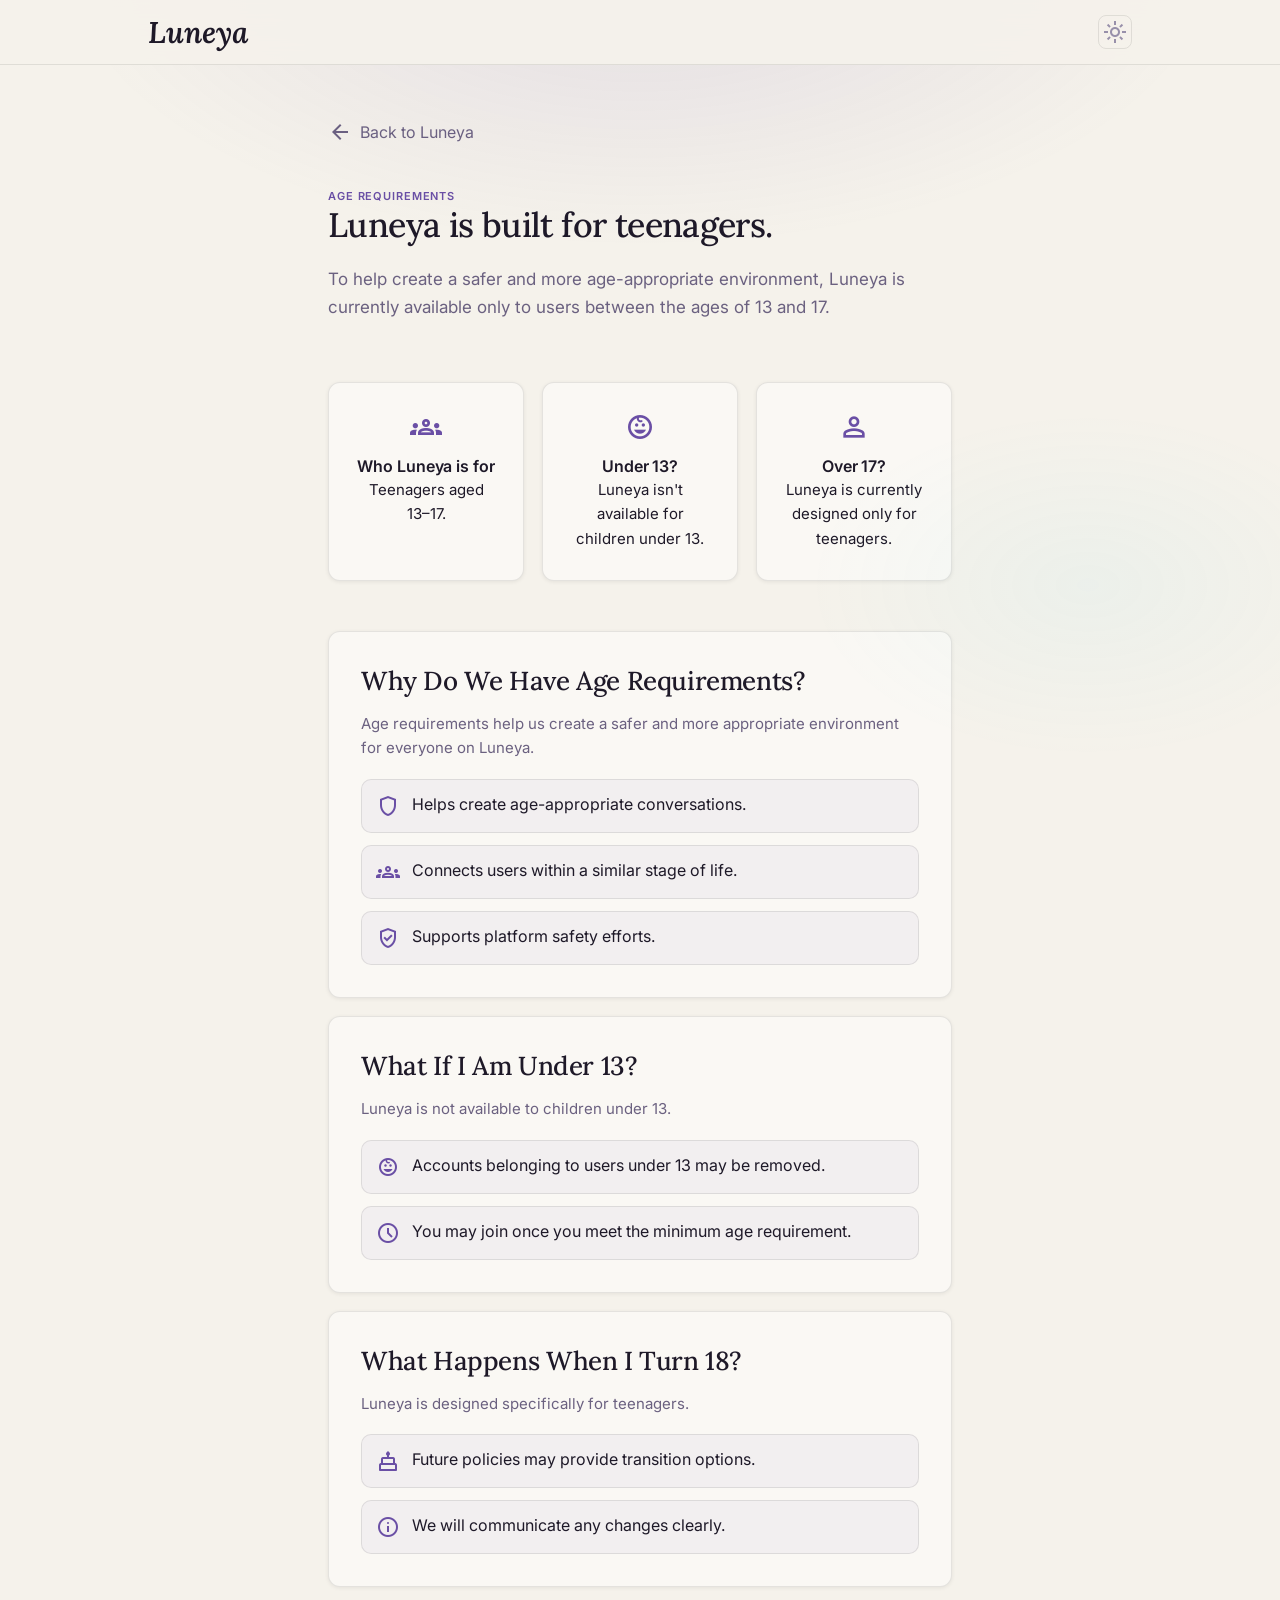
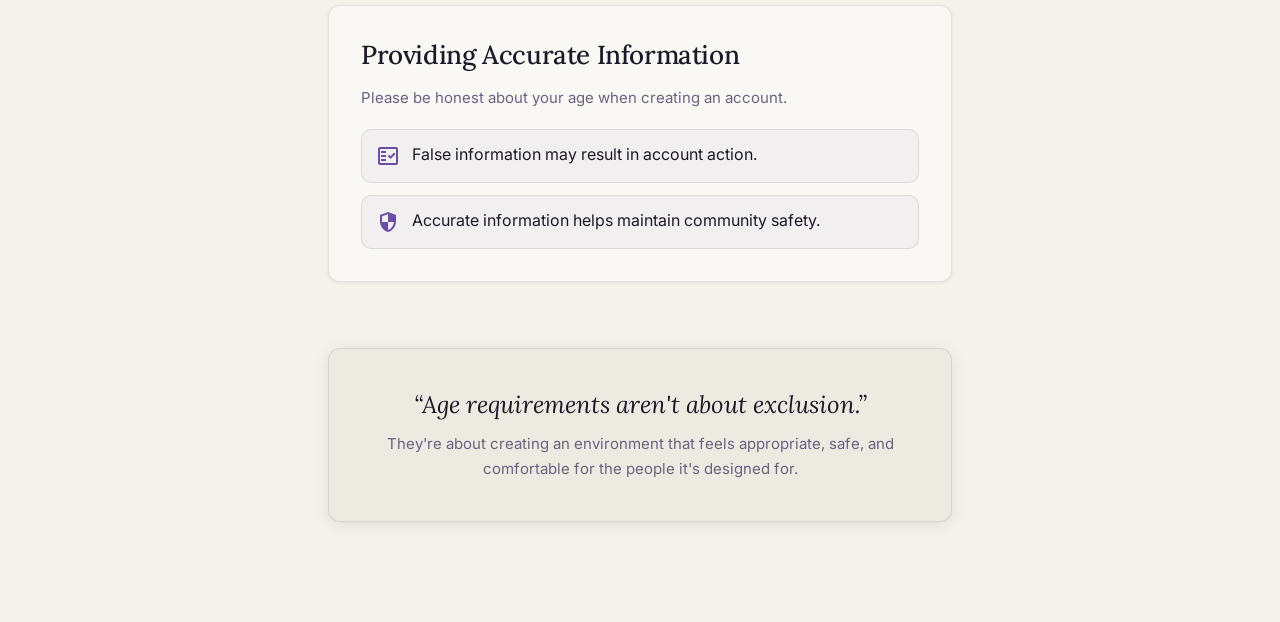
<file: age_requirements.html>
<!DOCTYPE html>
<html lang="en" data-theme="dark">
<head>
    <meta charset="UTF-8">
    <meta name="viewport" content="width=device-width, initial-scale=1.0">
    <title>Age Requirements • Luneya</title>

    <link rel="stylesheet" href="style.css">

    <style>
        .safety-page {
            padding-top: 120px;
            padding-bottom: 100px;
        }

        .guide-header {
            margin-bottom: 60px;
        }

        .guide-header h1 {
            margin-bottom: 18px;
        }

        .guide-header p {
            color: var(--ink-2);
            max-width: 650px;
        }

        .guide-grid {
            display: flex;
            flex-direction: column;
            gap: 18px;
        }

        .guide-card {
            padding: 32px;
        }

        .guide-card h2 {
            margin-bottom: 14px;
        }

        .guide-card p {
            color: var(--ink-2);
            margin-bottom: 18px;
        }

        .guide-list {
            display: flex;
            flex-direction: column;
            gap: 12px;
        }

        .guide-item {
            display: flex;
            align-items: flex-start;
            gap: 12px;
            padding: 14px;
            background: var(--accent-subtle-2);
            border: 1px solid var(--border);
            border-radius: 10px;
        }

        .guide-item .material-symbols-outlined {
            color: var(--accent);
        }

        .guide-footer {
            margin-top: 48px;
            text-align: center;
            padding: 40px;
        }

        .guide-footer p:first-child {
            font-family: 'Lora', serif;
            font-size: 24px;
            font-style: italic;
            margin-bottom: 12px;
        }

        .back-link {
            display: inline-flex;
            align-items: center;
            gap: 8px;
            margin-bottom: 40px;
            text-decoration: none;
            color: var(--ink-2);
        }

        .back-link:hover {
            color: var(--ink);
        }

        .age-grid {
            display: grid;
            grid-template-columns: repeat(3, 1fr);
            gap: 18px;
            margin-bottom: 32px;
        }

        .age-status-card {
            padding: 28px;
            text-align: center;
        }

        .age-status-icon {
            font-size: 40px;
            margin-bottom: 12px;
        }

        .age-status-card .material-symbols-outlined {
            font-size: 2rem;
            color: var(--accent);
            margin-bottom: 12px;
        }

        @media (max-width: 768px) {
            .age-grid {
                grid-template-columns: 1fr;
            }
        }
    </style>
</head>

<body>

<nav id="navbar" class="is-scrolled">
    <div class="container nav-inner">
        <a href="index.html" class="nav-logo">Luneya</a>

        <div class="nav-actions">
            <button id="theme-toggle">
                <span class="toggle-icon moon material-symbols-outlined">dark_mode</span>
                <span class="toggle-icon sun material-symbols-outlined">light_mode</span>
            </button>
        </div>
    </div>
</nav>

<main class="safety-page">

    <div class="container--narrow">

        <a href="index.html" class="back-link">
            <span class="material-symbols-outlined">arrow_back</span>
            Back to Luneya
        </a>

        <div class="guide-header">
            <span class="section-label t-label">Age Requirements</span>

            <h1 class="t-h1">
                Luneya is built for teenagers.
            </h1>

                <p class="t-body-lg">
                To help create a safer and more age-appropriate environment,
                Luneya is currently available only to users between the ages of
                13 and 17.
                </p>
        </div>

        <div class="guide-grid">
            <div class="guide-grid">
                
<div class="age-grid">
<div class="card age-status-card">
    <span class="material-symbols-outlined">
        groups
    </span>

    <h3 class="t-h3">
        Who Luneya is for
    </h3>

    <p class="t-body">
        Teenagers aged 13–17.
    </p>
</div>

<div class="card age-status-card">
    <span class="material-symbols-outlined">
        child_care
    </span>

    <h3 class="t-h3">
        Under 13?
    </h3>

    <p class="t-body">
        Luneya isn't available for children under 13.
    </p>
</div>

<div class="card age-status-card">
    <span class="material-symbols-outlined">
        person
    </span>

    <h3 class="t-h3">
        Over 17?
    </h3>

    <p class="t-body">
        Luneya is currently designed only for teenagers.
    </p>
</div>

</div>

<div class="guide-grid">

<div class="card guide-card">
    <h2 class="t-h2">Why Do We Have Age Requirements?</h2>

    <p class="t-body">
        Age requirements help us create a safer and more appropriate
        environment for everyone on Luneya.
    </p>

    <div class="guide-list">
        <div class="guide-item">
            <span class="material-symbols-outlined">shield</span>
            Helps create age-appropriate conversations.
        </div>

        <div class="guide-item">
            <span class="material-symbols-outlined">groups</span>
            Connects users within a similar stage of life.
        </div>

        <div class="guide-item">
            <span class="material-symbols-outlined">verified_user</span>
            Supports platform safety efforts.
        </div>
    </div>
</div>

<div class="card guide-card">
    <h2 class="t-h2">What If I Am Under 13?</h2>

    <p class="t-body">
        Luneya is not available to children under 13.
    </p>

    <div class="guide-list">
        <div class="guide-item">
            <span class="material-symbols-outlined">child_care</span>
            Accounts belonging to users under 13 may be removed.
        </div>

        <div class="guide-item">
            <span class="material-symbols-outlined">schedule</span>
            You may join once you meet the minimum age requirement.
        </div>
    </div>
</div>

<div class="card guide-card">
    <h2 class="t-h2">What Happens When I Turn 18?</h2>

    <p class="t-body">
        Luneya is designed specifically for teenagers.
    </p>

    <div class="guide-list">
        <div class="guide-item">
            <span class="material-symbols-outlined">cake</span>
            Future policies may provide transition options.
        </div>

        <div class="guide-item">
            <span class="material-symbols-outlined">info</span>
            We will communicate any changes clearly.
        </div>
    </div>
</div>

<div class="card guide-card">
    <h2 class="t-h2">Providing Accurate Information</h2>

    <p class="t-body">
        Please be honest about your age when creating an account.
    </p>

    <div class="guide-list">
        <div class="guide-item">
            <span class="material-symbols-outlined">fact_check</span>
            False information may result in account action.
        </div>

        <div class="guide-item">
            <span class="material-symbols-outlined">security</span>
            Accurate information helps maintain community safety.
        </div>
    </div>
</div>

</div>

<div class="card card--raised guide-footer">
    <p>
        “Age requirements aren't about exclusion.”
    </p>

<span class="t-body" style="color: var(--ink-2);">
    They're about creating an environment that feels appropriate, safe, and comfortable for the people it's designed for.
</span>

</main>

<script>
const themeToggle = document.getElementById('theme-toggle');

const savedTheme =
    localStorage.getItem('theme') ||
    (window.matchMedia('(prefers-color-scheme: dark)').matches
        ? 'dark'
        : 'light');

document.documentElement.setAttribute(
    'data-theme',
    savedTheme
);

themeToggle.addEventListener('click', () => {
    const current =
        document.documentElement.getAttribute('data-theme');

    const next =
        current === 'dark' ? 'light' : 'dark';

    document.documentElement.setAttribute(
        'data-theme',
        next
    );

    localStorage.setItem('theme', next);
});
</script>

</body>
</html>
</file>
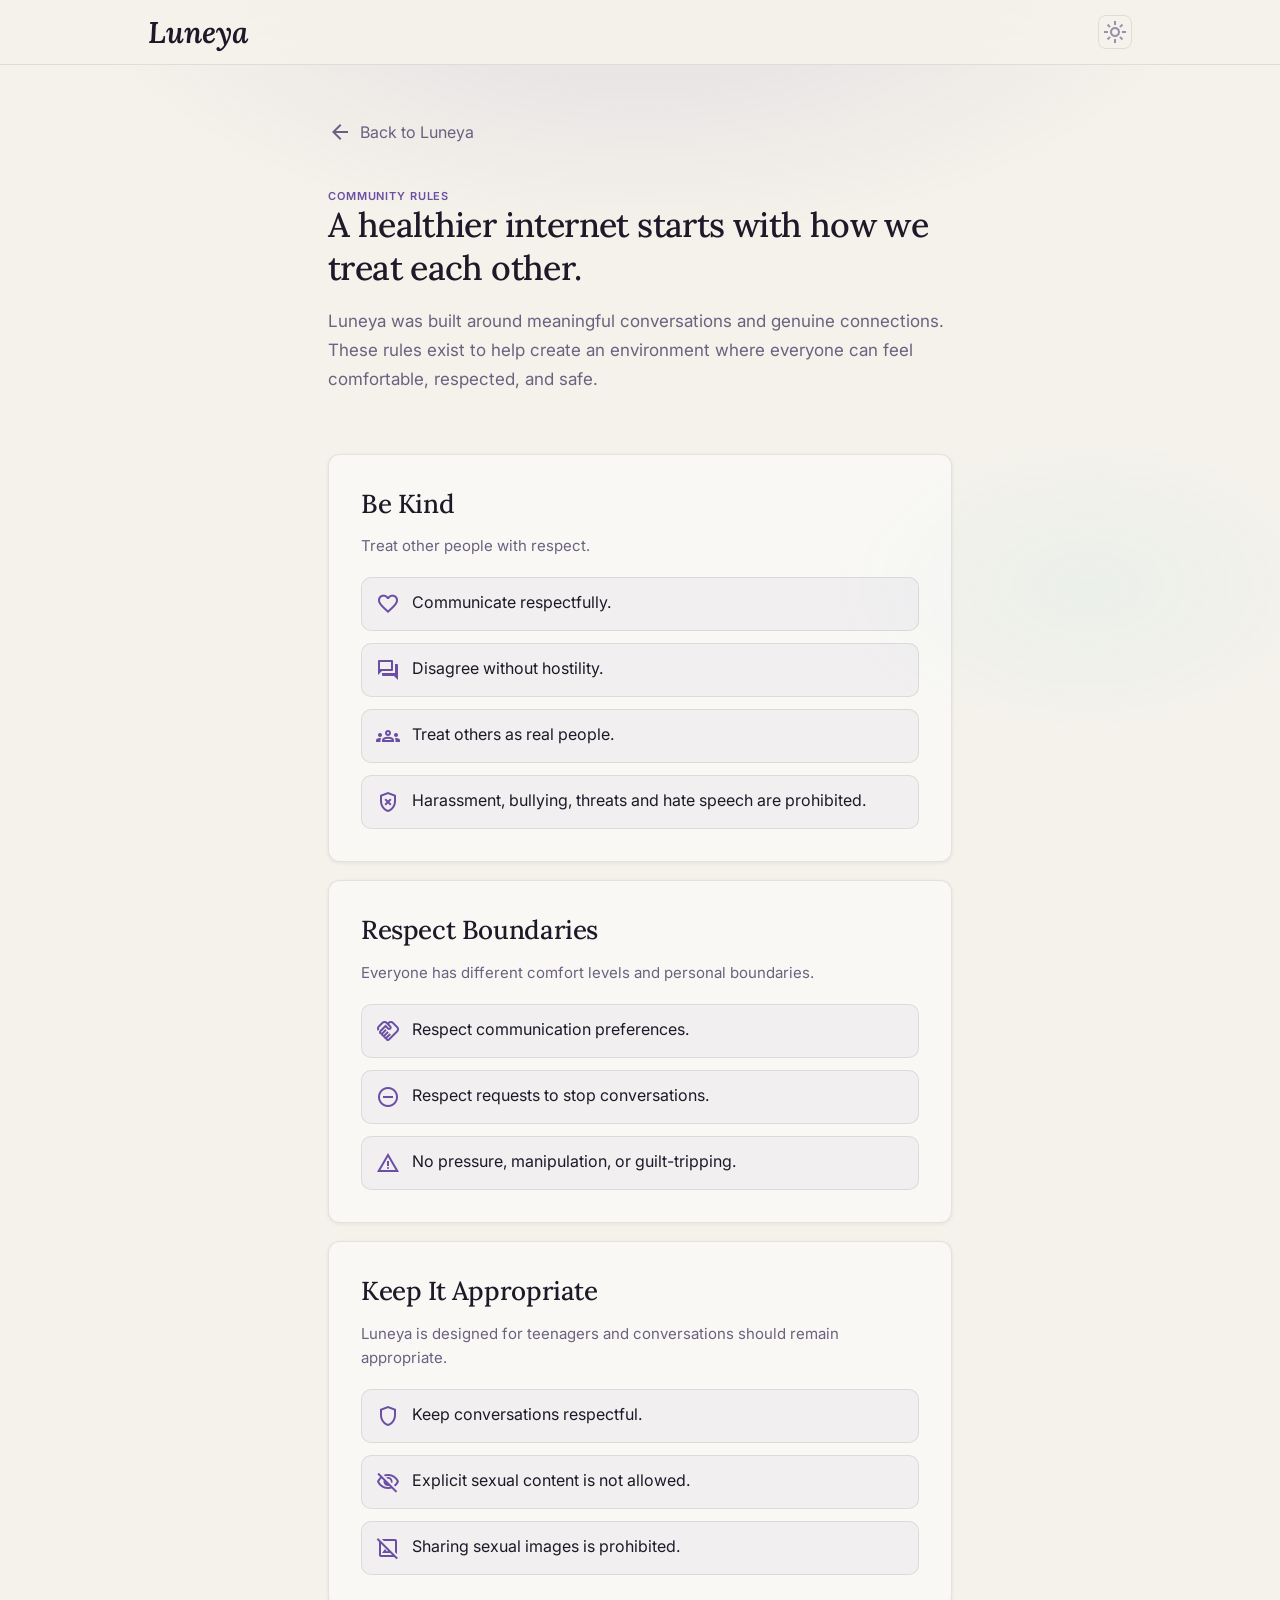
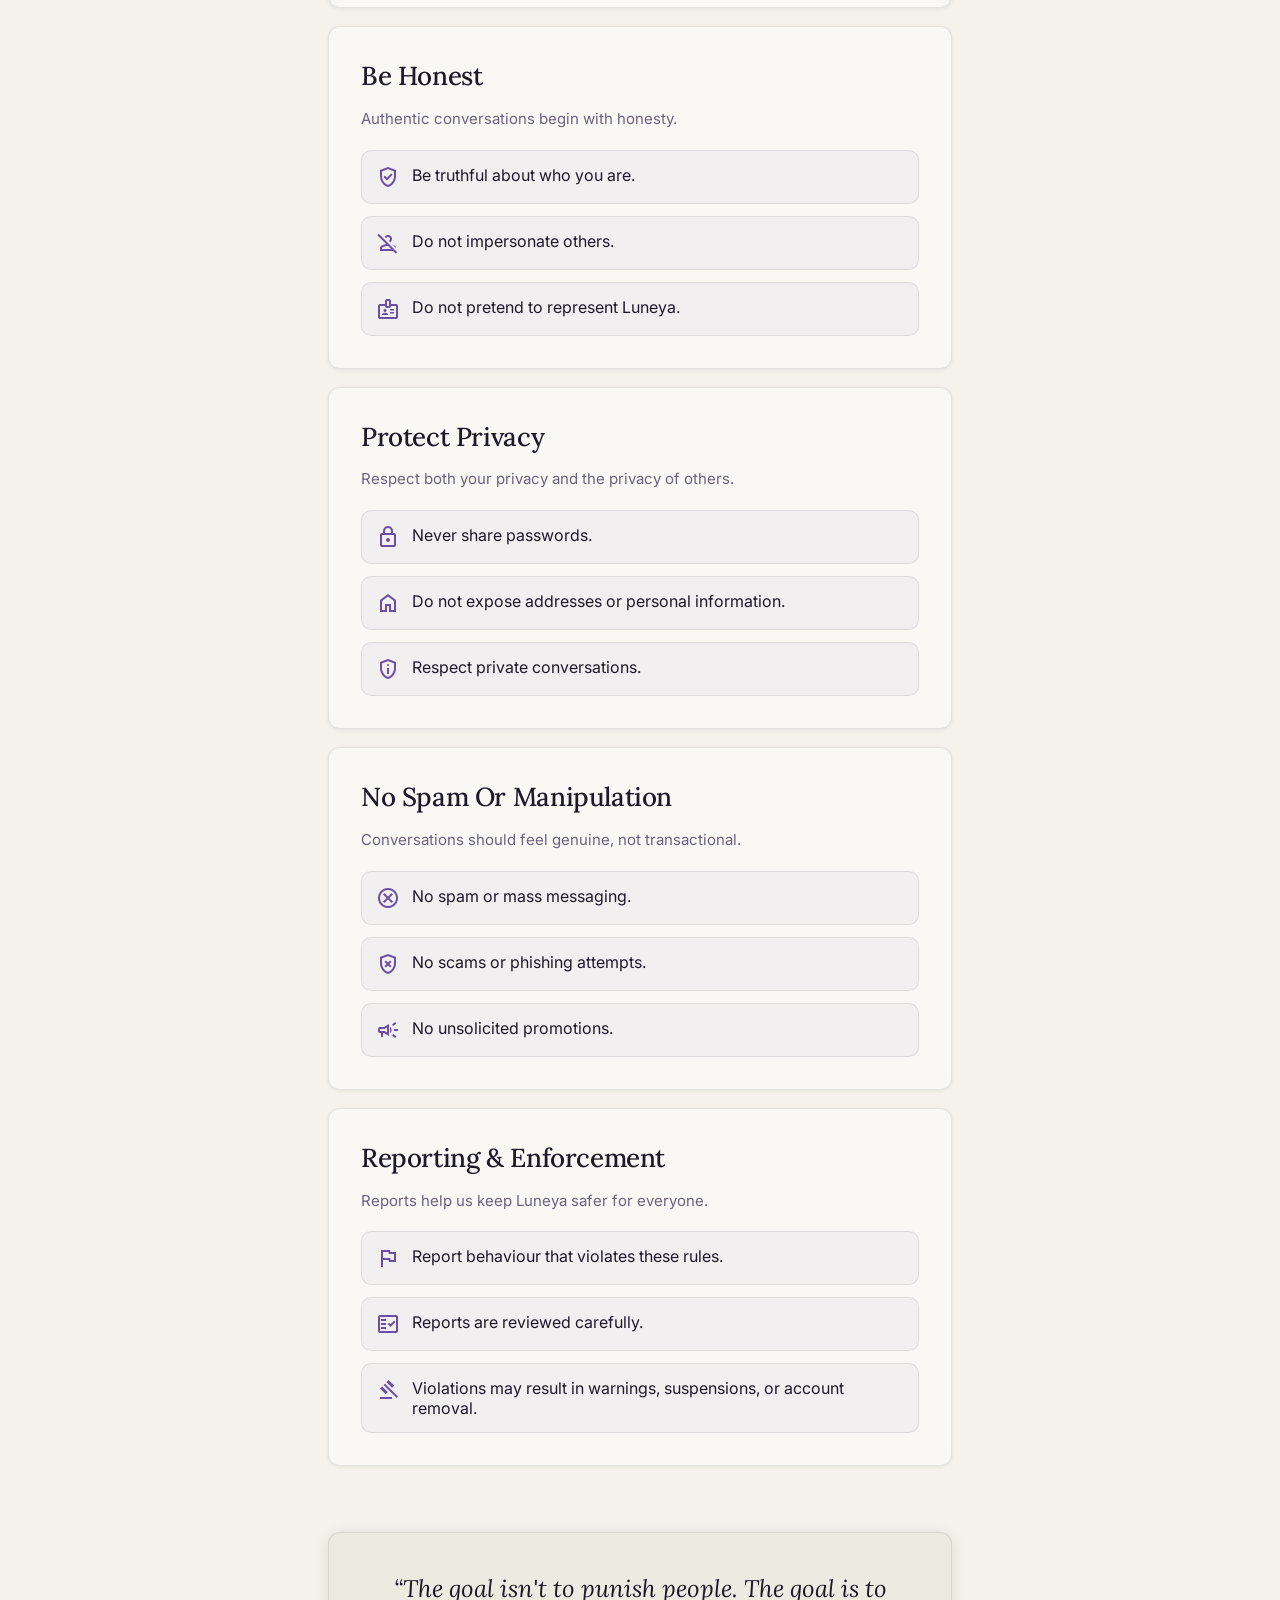
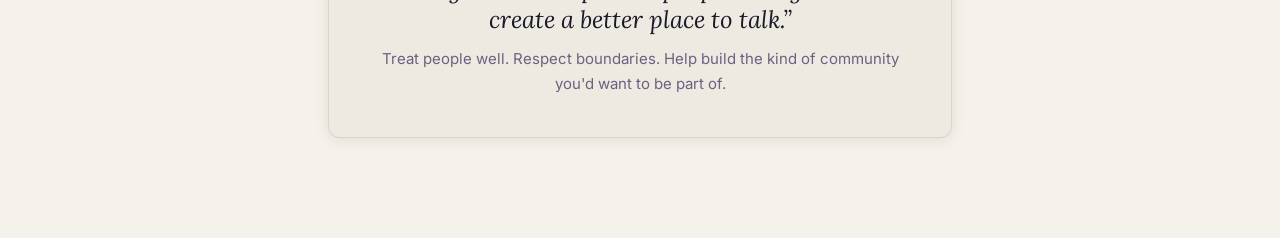
<file: community_rules.html>
<!DOCTYPE html>
<html lang="en" data-theme="dark">
<head>
    <meta charset="UTF-8">
    <meta name="viewport" content="width=device-width, initial-scale=1.0">
    <title>Community Rules • Luneya</title>

    <link rel="stylesheet" href="style.css">

    <style>
        .safety-page {
            padding-top: 120px;
            padding-bottom: 100px;
        }

        .guide-header {
            margin-bottom: 60px;
        }

        .guide-header h1 {
            margin-bottom: 18px;
        }

        .guide-header p {
            color: var(--ink-2);
            max-width: 650px;
        }

        .guide-grid {
            display: flex;
            flex-direction: column;
            gap: 18px;
        }

        .guide-card {
            padding: 32px;
        }

        .guide-card h2 {
            margin-bottom: 14px;
        }

        .guide-card p {
            color: var(--ink-2);
            margin-bottom: 18px;
        }

        .guide-list {
            display: flex;
            flex-direction: column;
            gap: 12px;
        }

        .guide-item {
            display: flex;
            align-items: flex-start;
            gap: 12px;
            padding: 14px;
            background: var(--accent-subtle-2);
            border: 1px solid var(--border);
            border-radius: 10px;
        }

        .guide-item .material-symbols-outlined {
            color: var(--accent);
        }

        .guide-footer {
            margin-top: 48px;
            text-align: center;
            padding: 40px;
        }

        .guide-footer p:first-child {
            font-family: 'Lora', serif;
            font-size: 24px;
            font-style: italic;
            margin-bottom: 12px;
        }

        .back-link {
            display: inline-flex;
            align-items: center;
            gap: 8px;
            margin-bottom: 40px;
            text-decoration: none;
            color: var(--ink-2);
        }

        .back-link:hover {
            color: var(--ink);
        }
    </style>
</head>

<body>

<nav id="navbar" class="is-scrolled">
    <div class="container nav-inner">
        <a href="index.html" class="nav-logo">Luneya</a>

        <div class="nav-actions">
            <button id="theme-toggle">
                <span class="toggle-icon moon material-symbols-outlined">dark_mode</span>
                <span class="toggle-icon sun material-symbols-outlined">light_mode</span>
            </button>
        </div>
    </div>
</nav>

<main class="safety-page">

    <div class="container--narrow">

        <a href="index.html" class="back-link">
            <span class="material-symbols-outlined">arrow_back</span>
            Back to Luneya
        </a>

        <div class="guide-header">
            <span class="section-label t-label">Community Rules</span>

            <h1 class="t-h1">
                A healthier internet starts with how we treat each other.
            </h1>

            <p class="t-body-lg">
                <p class="t-body-lg">
                     Luneya was built around meaningful conversations and genuine connections.
                     These rules exist to help create an environment where everyone can feel comfortable,
                     respected, and safe.
                </p>
            </p>
        </div>

        <div class="guide-grid">
            <div class="guide-grid">
                
<div class="card guide-card">
    <h2 class="t-h2">Be Kind</h2>
    <p class="t-body">
        Treat other people with respect.
    </p>

    <div class="guide-list">
        <div class="guide-item">
            <span class="material-symbols-outlined">favorite</span>
            Communicate respectfully.
        </div>

        <div class="guide-item">
            <span class="material-symbols-outlined">forum</span>
            Disagree without hostility.
        </div>

        <div class="guide-item">
            <span class="material-symbols-outlined">groups</span>
            Treat others as real people.
        </div>

        <div class="guide-item">
            <span class="material-symbols-outlined">gpp_bad</span>
            Harassment, bullying, threats and hate speech are prohibited.
        </div>
    </div>
</div>

<div class="card guide-card">
    <h2 class="t-h2">Respect Boundaries</h2>
    <p class="t-body">
        Everyone has different comfort levels and personal boundaries.
    </p>

    <div class="guide-list">
        <div class="guide-item">
            <span class="material-symbols-outlined">handshake</span>
            Respect communication preferences.
        </div>

        <div class="guide-item">
            <span class="material-symbols-outlined">do_not_disturb_on</span>
            Respect requests to stop conversations.
        </div>

        <div class="guide-item">
            <span class="material-symbols-outlined">warning</span>
            No pressure, manipulation, or guilt-tripping.
        </div>
    </div>
</div>

<div class="card guide-card">
    <h2 class="t-h2">Keep It Appropriate</h2>

    <p class="t-body">
        Luneya is designed for teenagers and conversations should remain appropriate.
    </p>

    <div class="guide-list">
        <div class="guide-item">
            <span class="material-symbols-outlined">shield</span>
            Keep conversations respectful.
        </div>

        <div class="guide-item">
            <span class="material-symbols-outlined">visibility_off</span>
            Explicit sexual content is not allowed.
        </div>

        <div class="guide-item">
            <span class="material-symbols-outlined">image_not_supported</span>
            Sharing sexual images is prohibited.
        </div>
    </div>
</div>

<div class="card guide-card">
    <h2 class="t-h2">Be Honest</h2>

    <p class="t-body">
        Authentic conversations begin with honesty.
    </p>

    <div class="guide-list">
        <div class="guide-item">
            <span class="material-symbols-outlined">verified_user</span>
            Be truthful about who you are.
        </div>

        <div class="guide-item">
            <span class="material-symbols-outlined">person_off</span>
            Do not impersonate others.
        </div>

        <div class="guide-item">
            <span class="material-symbols-outlined">badge</span>
            Do not pretend to represent Luneya.
        </div>
    </div>
</div>

<div class="card guide-card">
    <h2 class="t-h2">Protect Privacy</h2>

    <p class="t-body">
        Respect both your privacy and the privacy of others.
    </p>

    <div class="guide-list">
        <div class="guide-item">
            <span class="material-symbols-outlined">lock</span>
            Never share passwords.
        </div>

        <div class="guide-item">
            <span class="material-symbols-outlined">home</span>
            Do not expose addresses or personal information.
        </div>

        <div class="guide-item">
            <span class="material-symbols-outlined">privacy_tip</span>
            Respect private conversations.
        </div>
    </div>
</div>

<div class="card guide-card">
    <h2 class="t-h2">No Spam Or Manipulation</h2>

    <p class="t-body">
        Conversations should feel genuine, not transactional.
    </p>

    <div class="guide-list">
        <div class="guide-item">
            <span class="material-symbols-outlined">cancel</span>
            No spam or mass messaging.
        </div>

        <div class="guide-item">
            <span class="material-symbols-outlined">gpp_bad</span>
            No scams or phishing attempts.
        </div>

        <div class="guide-item">
            <span class="material-symbols-outlined">campaign</span>
            No unsolicited promotions.
        </div>
    </div>
</div>

<div class="card guide-card">
    <h2 class="t-h2">Reporting & Enforcement</h2>

    <p class="t-body">
        Reports help us keep Luneya safer for everyone.
    </p>

    <div class="guide-list">
        <div class="guide-item">
            <span class="material-symbols-outlined">flag</span>
            Report behaviour that violates these rules.
        </div>

        <div class="guide-item">
            <span class="material-symbols-outlined">fact_check</span>
            Reports are reviewed carefully.
        </div>

        <div class="guide-item">
            <span class="material-symbols-outlined">gavel</span>
            Violations may result in warnings, suspensions, or account removal.
        </div>
    </div>
</div>
        </div>

        <div class="card card--raised guide-footer">
            <p>
                “The goal isn't to punish people. The goal is to create a better place to talk.”
            </p>

            <span class="t-body" style="color: var(--ink-2);">
                Treat people well. Respect boundaries. Help build the kind of community you'd want to be part of.
            </span>
        </div>

    </div>

</main>

<script>
const themeToggle = document.getElementById('theme-toggle');

const savedTheme =
    localStorage.getItem('theme') ||
    (window.matchMedia('(prefers-color-scheme: dark)').matches
        ? 'dark'
        : 'light');

document.documentElement.setAttribute(
    'data-theme',
    savedTheme
);

themeToggle.addEventListener('click', () => {
    const current =
        document.documentElement.getAttribute('data-theme');

    const next =
        current === 'dark' ? 'light' : 'dark';

    document.documentElement.setAttribute(
        'data-theme',
        next
    );

    localStorage.setItem('theme', next);
});
</script>

</body>
</html>
</file>
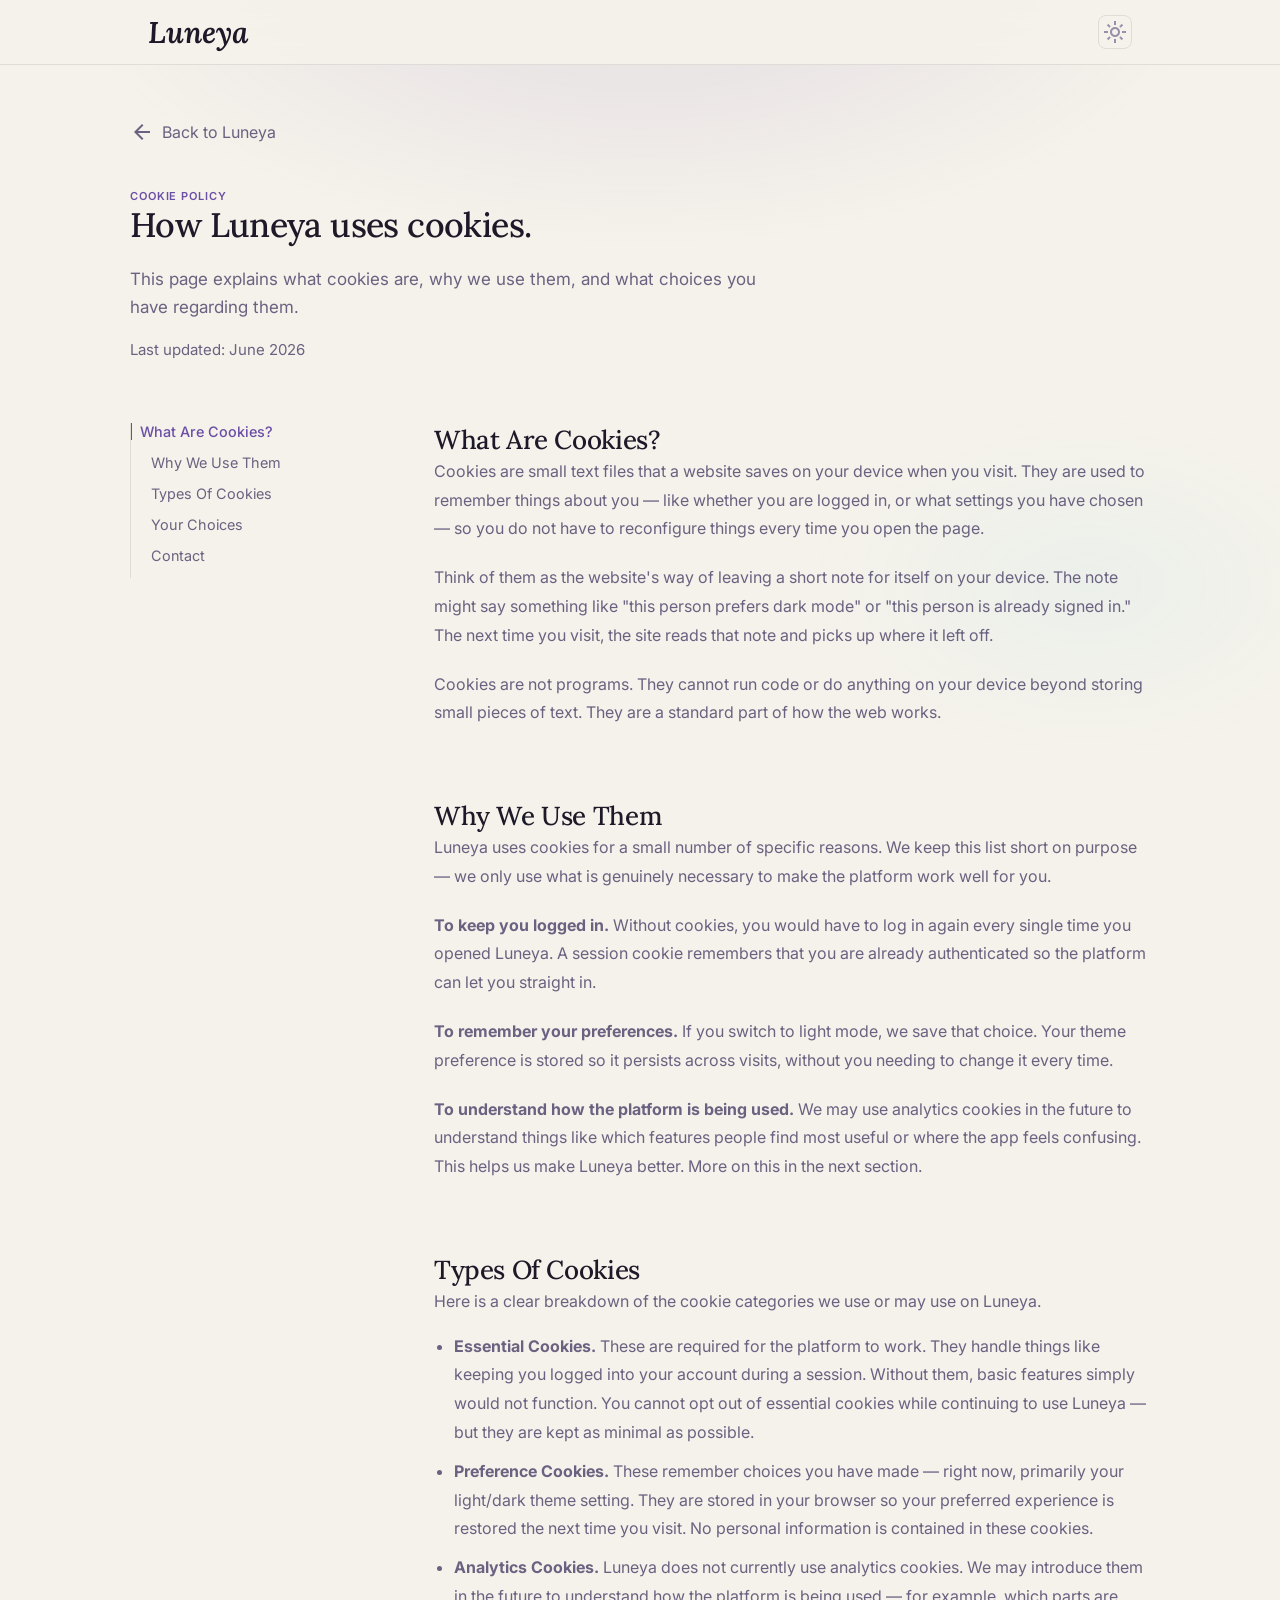
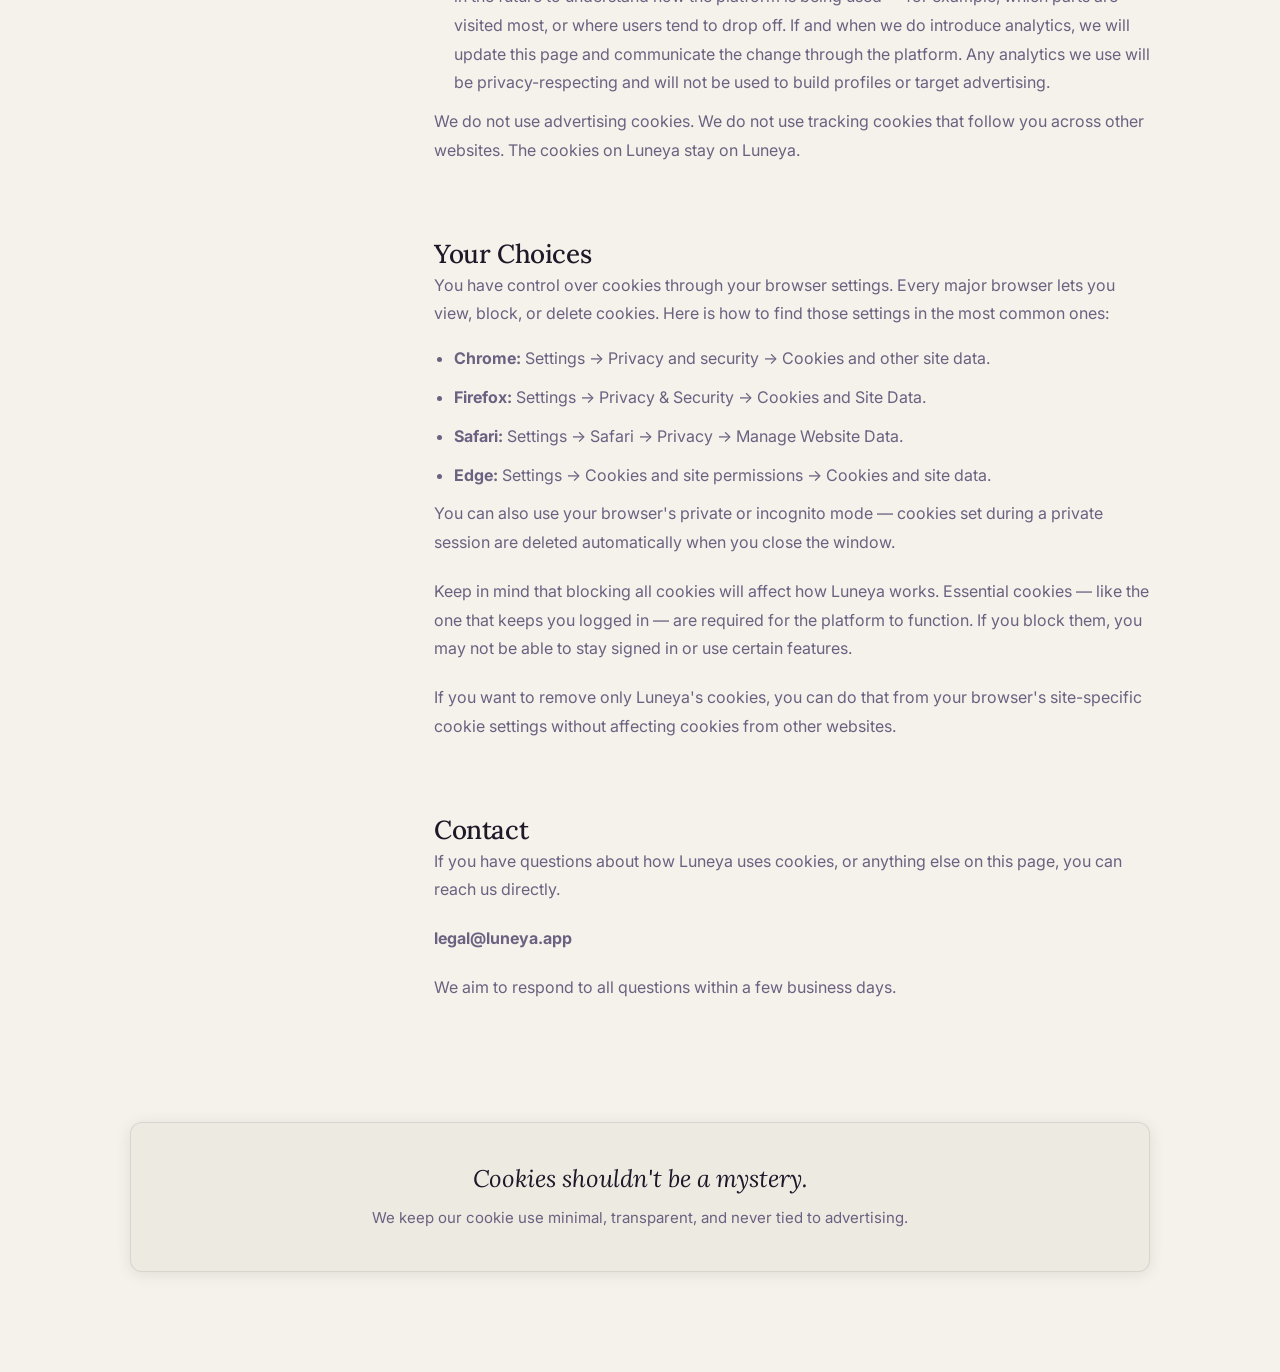
<file: cookie_policy.html>
<!DOCTYPE html>
<html lang="en" data-theme="dark">
<head>
    <meta charset="UTF-8">
    <meta name="viewport" content="width=device-width, initial-scale=1.0">
    <title>Cookie Policy • Luneya</title>

    <link rel="stylesheet" href="style.css">

    <style>
        .safety-page {
            padding-top: 120px;
            padding-bottom: 100px;
        }

        .guide-header {
            margin-bottom: 60px;
        }

        .guide-header h1 {
            margin-bottom: 18px;
        }

        .guide-header p {
            color: var(--ink-2);
            max-width: 650px;
        }

        .guide-footer {
            margin-top: 48px;
            text-align: center;
            padding: 40px;
        }

        .guide-footer p:first-child {
            font-family: 'Lora', serif;
            font-size: 24px;
            font-style: italic;
            margin-bottom: 12px;
        }

        .back-link {
            display: inline-flex;
            align-items: center;
            gap: 8px;
            margin-bottom: 40px;
            text-decoration: none;
            color: var(--ink-2);
        }

        .back-link:hover {
            color: var(--ink);
        }

        /* ── Layout shell ── */
        .policy-layout {
            display: grid;
            grid-template-columns: 240px 1fr;
            gap: 64px;
            align-items: start;
        }

        /* ── Left nav: sticky, stops at viewport top offset ── */
        .policy-nav {
            position: sticky;
            top: 100px;
            max-height: calc(100vh - 120px);
            overflow-y: auto;
            border-left: 1px solid var(--border);
            padding-left: 20px;
        }

        .policy-nav a {
            display: block;
            margin-bottom: 14px;
            text-decoration: none;
            color: var(--ink-2);
            font-size: 0.9rem;
            transition: color 0.15s ease, padding-left 0.15s ease;
        }

        .policy-nav a:hover {
            color: var(--ink);
        }

        .policy-nav a.active {
            color: var(--accent);
            padding-left: 8px;
            border-left: 2px solid var(--accent);
            margin-left: -21px;
            font-weight: 500;
        }

        /* ── Right content ── */
        .policy-content {
            width: 100%;
        }

        .policy-section {
            margin-bottom: 72px;
        }

        .policy-section p,
        .policy-section li {
            color: var(--ink-2);
            line-height: 1.8;
        }

        .policy-section p + p {
            margin-top: 20px;
        }

        .policy-section ul {
            margin-top: 16px;
            padding-left: 20px;
        }

        .policy-section li {
            margin-bottom: 10px;
        }

        /* ── Wide screens ── */
        @media (min-width: 1280px) {
            .safety-page .container--narrow {
                max-width: 1100px;
                margin-inline: auto;
                padding-inline: 40px;
            }
        }

        /* ── Mobile: hide nav, full-width content ── */
        @media (max-width: 900px) {
            .policy-layout {
                grid-template-columns: 1fr;
                gap: 0;
            }

            .policy-nav {
                display: none;
            }
        }

        /* ── Scroll-to-top button: mobile only ── */
        #scroll-top {
            display: none;
        }

        @media (max-width: 900px) {
            #scroll-top {
                display: flex;
                align-items: center;
                justify-content: center;
                position: fixed;
                bottom: 28px;
                right: 20px;
                width: 44px;
                height: 44px;
                border-radius: 50%;
                background: var(--accent);
                color: #fff;
                border: none;
                cursor: pointer;
                box-shadow: 0 4px 16px rgba(0,0,0,0.25);
                opacity: 0;
                pointer-events: none;
                transform: translateY(8px);
                transition: opacity 0.2s ease, transform 0.2s ease;
                z-index: 999;
            }

            #scroll-top.visible {
                opacity: 1;
                pointer-events: auto;
                transform: translateY(0);
            }

            #scroll-top .material-symbols-outlined {
                font-size: 22px;
            }
        }
    </style>
</head>

<body>

<nav id="navbar" class="is-scrolled">
    <div class="container nav-inner">
        <a href="index.html" class="nav-logo">Luneya</a>

        <div class="nav-actions">
            <button id="theme-toggle">
                <span class="toggle-icon moon material-symbols-outlined">dark_mode</span>
                <span class="toggle-icon sun material-symbols-outlined">light_mode</span>
            </button>
        </div>
    </div>
</nav>

<main class="safety-page">

    <div class="container--narrow">

        <a href="index.html" class="back-link">
            <span class="material-symbols-outlined">arrow_back</span>
            Back to Luneya
        </a>

        <div class="guide-header">
            <span class="section-label t-label">Cookie Policy</span>

            <h1 class="t-h1">
                How Luneya uses cookies.
            </h1>

            <p class="t-body-lg">
                This page explains what cookies are, why we use them,
                and what choices you have regarding them.
            </p>

            <p class="t-body" style="margin-top:16px;">
                Last updated: June 2026
            </p>
        </div>

        <div class="policy-layout">

    <aside class="policy-nav">

        <a href="#what">What Are Cookies?</a>
        <a href="#why">Why We Use Them</a>
        <a href="#types">Types Of Cookies</a>
        <a href="#choices">Your Choices</a>
        <a href="#contact">Contact</a>

    </aside>

    <article class="policy-content">

        <section id="what" class="policy-section">

            <h2 class="t-h2">
                What Are Cookies?
            </h2>

            <p>
                Cookies are small text files that a website saves on your device when you visit. They are used to remember things about you — like whether you are logged in, or what settings you have chosen — so you do not have to reconfigure things every time you open the page.
            </p>

            <p>
                Think of them as the website's way of leaving a short note for itself on your device. The note might say something like "this person prefers dark mode" or "this person is already signed in." The next time you visit, the site reads that note and picks up where it left off.
            </p>

            <p>
                Cookies are not programs. They cannot run code or do anything on your device beyond storing small pieces of text. They are a standard part of how the web works.
            </p>

        </section>

        <section id="why" class="policy-section">

            <h2 class="t-h2">
                Why We Use Them
            </h2>

            <p>
                Luneya uses cookies for a small number of specific reasons. We keep this list short on purpose — we only use what is genuinely necessary to make the platform work well for you.
            </p>

            <p>
                <strong>To keep you logged in.</strong> Without cookies, you would have to log in again every single time you opened Luneya. A session cookie remembers that you are already authenticated so the platform can let you straight in.
            </p>

            <p>
                <strong>To remember your preferences.</strong> If you switch to light mode, we save that choice. Your theme preference is stored so it persists across visits, without you needing to change it every time.
            </p>

            <p>
                <strong>To understand how the platform is being used.</strong> We may use analytics cookies in the future to understand things like which features people find most useful or where the app feels confusing. This helps us make Luneya better. More on this in the next section.
            </p>

        </section>

        <section id="types" class="policy-section">

            <h2 class="t-h2">
                Types Of Cookies
            </h2>

            <p>
                Here is a clear breakdown of the cookie categories we use or may use on Luneya.
            </p>

            <ul>
                <li>
                    <strong>Essential Cookies.</strong> These are required for the platform to work. They handle things like keeping you logged into your account during a session. Without them, basic features simply would not function. You cannot opt out of essential cookies while continuing to use Luneya — but they are kept as minimal as possible.
                </li>
                <li>
                    <strong>Preference Cookies.</strong> These remember choices you have made — right now, primarily your light/dark theme setting. They are stored in your browser so your preferred experience is restored the next time you visit. No personal information is contained in these cookies.
                </li>
                <li>
                    <strong>Analytics Cookies.</strong> Luneya does not currently use analytics cookies. We may introduce them in the future to understand how the platform is being used — for example, which parts are visited most, or where users tend to drop off. If and when we do introduce analytics, we will update this page and communicate the change through the platform. Any analytics we use will be privacy-respecting and will not be used to build profiles or target advertising.
                </li>
            </ul>

            <p>
                We do not use advertising cookies. We do not use tracking cookies that follow you across other websites. The cookies on Luneya stay on Luneya.
            </p>

        </section>

        <section id="choices" class="policy-section">

            <h2 class="t-h2">
                Your Choices
            </h2>

            <p>
                You have control over cookies through your browser settings. Every major browser lets you view, block, or delete cookies. Here is how to find those settings in the most common ones:
            </p>

            <ul>
                <li><strong>Chrome:</strong> Settings → Privacy and security → Cookies and other site data.</li>
                <li><strong>Firefox:</strong> Settings → Privacy &amp; Security → Cookies and Site Data.</li>
                <li><strong>Safari:</strong> Settings → Safari → Privacy → Manage Website Data.</li>
                <li><strong>Edge:</strong> Settings → Cookies and site permissions → Cookies and site data.</li>
            </ul>

            <p>
                You can also use your browser's private or incognito mode — cookies set during a private session are deleted automatically when you close the window.
            </p>

            <p>
                Keep in mind that blocking all cookies will affect how Luneya works. Essential cookies — like the one that keeps you logged in — are required for the platform to function. If you block them, you may not be able to stay signed in or use certain features.
            </p>

            <p>
                If you want to remove only Luneya's cookies, you can do that from your browser's site-specific cookie settings without affecting cookies from other websites.
            </p>

        </section>

        <section id="contact" class="policy-section">

            <h2 class="t-h2">
                Contact
            </h2>

            <p>
                If you have questions about how Luneya uses cookies, or anything else on this page, you can reach us directly.
            </p>

            <p>
                <!-- TODO: placeholder email — replace once luneya.app domain is live -->
                <strong>legal@luneya.app</strong>
            </p>

            <p>
                We aim to respond to all questions within a few business days.
            </p>

        </section>

    </article>

</div>

        <div class="card card--raised guide-footer">
            <p>
                Cookies shouldn't be a mystery.
            </p>

            <span class="t-body" style="color: var(--ink-2);">
                We keep our cookie use minimal, transparent, and never tied to advertising.
            </span>
        </div>

    </div>

</main>

<button id="scroll-top" aria-label="Scroll to top">
    <span class="material-symbols-outlined">arrow_upward</span>
</button>

<script>
const themeToggle = document.getElementById('theme-toggle');

const savedTheme =
    localStorage.getItem('theme') ||
    (window.matchMedia('(prefers-color-scheme: dark)').matches
        ? 'dark'
        : 'light');

document.documentElement.setAttribute(
    'data-theme',
    savedTheme
);

themeToggle.addEventListener('click', () => {
    const current =
        document.documentElement.getAttribute('data-theme');

    const next =
        current === 'dark' ? 'light' : 'dark';

    document.documentElement.setAttribute(
        'data-theme',
        next
    );

    localStorage.setItem('theme', next);
});

// Scroll-spy: highlight the nav link for the section currently in view
(function () {
    const navLinks = document.querySelectorAll('.policy-nav a');
    const sections = Array.from(navLinks).map(link => {
        const id = link.getAttribute('href').slice(1);
        return document.getElementById(id);
    }).filter(Boolean);

    function onScroll() {
        // Find the last section whose top edge is at or above the 30% viewport mark
        const threshold = window.scrollY + window.innerHeight * 0.3;
        let active = sections[0];

        for (const section of sections) {
            if (section.offsetTop <= threshold) {
                active = section;
            }
        }

        navLinks.forEach(link => {
            const isActive = link.getAttribute('href') === '#' + active.id;
            link.classList.toggle('active', isActive);
        });
    }

    window.addEventListener('scroll', onScroll, { passive: true });
    onScroll(); // run once on load
})();

// Scroll-to-top button
const scrollBtn = document.getElementById('scroll-top');

if (scrollBtn) {
    window.addEventListener('scroll', () => {
        if (window.scrollY > 300) {
            scrollBtn.classList.add('visible');
        } else {
            scrollBtn.classList.remove('visible');
        }
    });

    scrollBtn.addEventListener('click', () => {
        window.scrollTo({ top: 0, behavior: 'smooth' });
    });
}
</script>

</body>
</html>
</file>
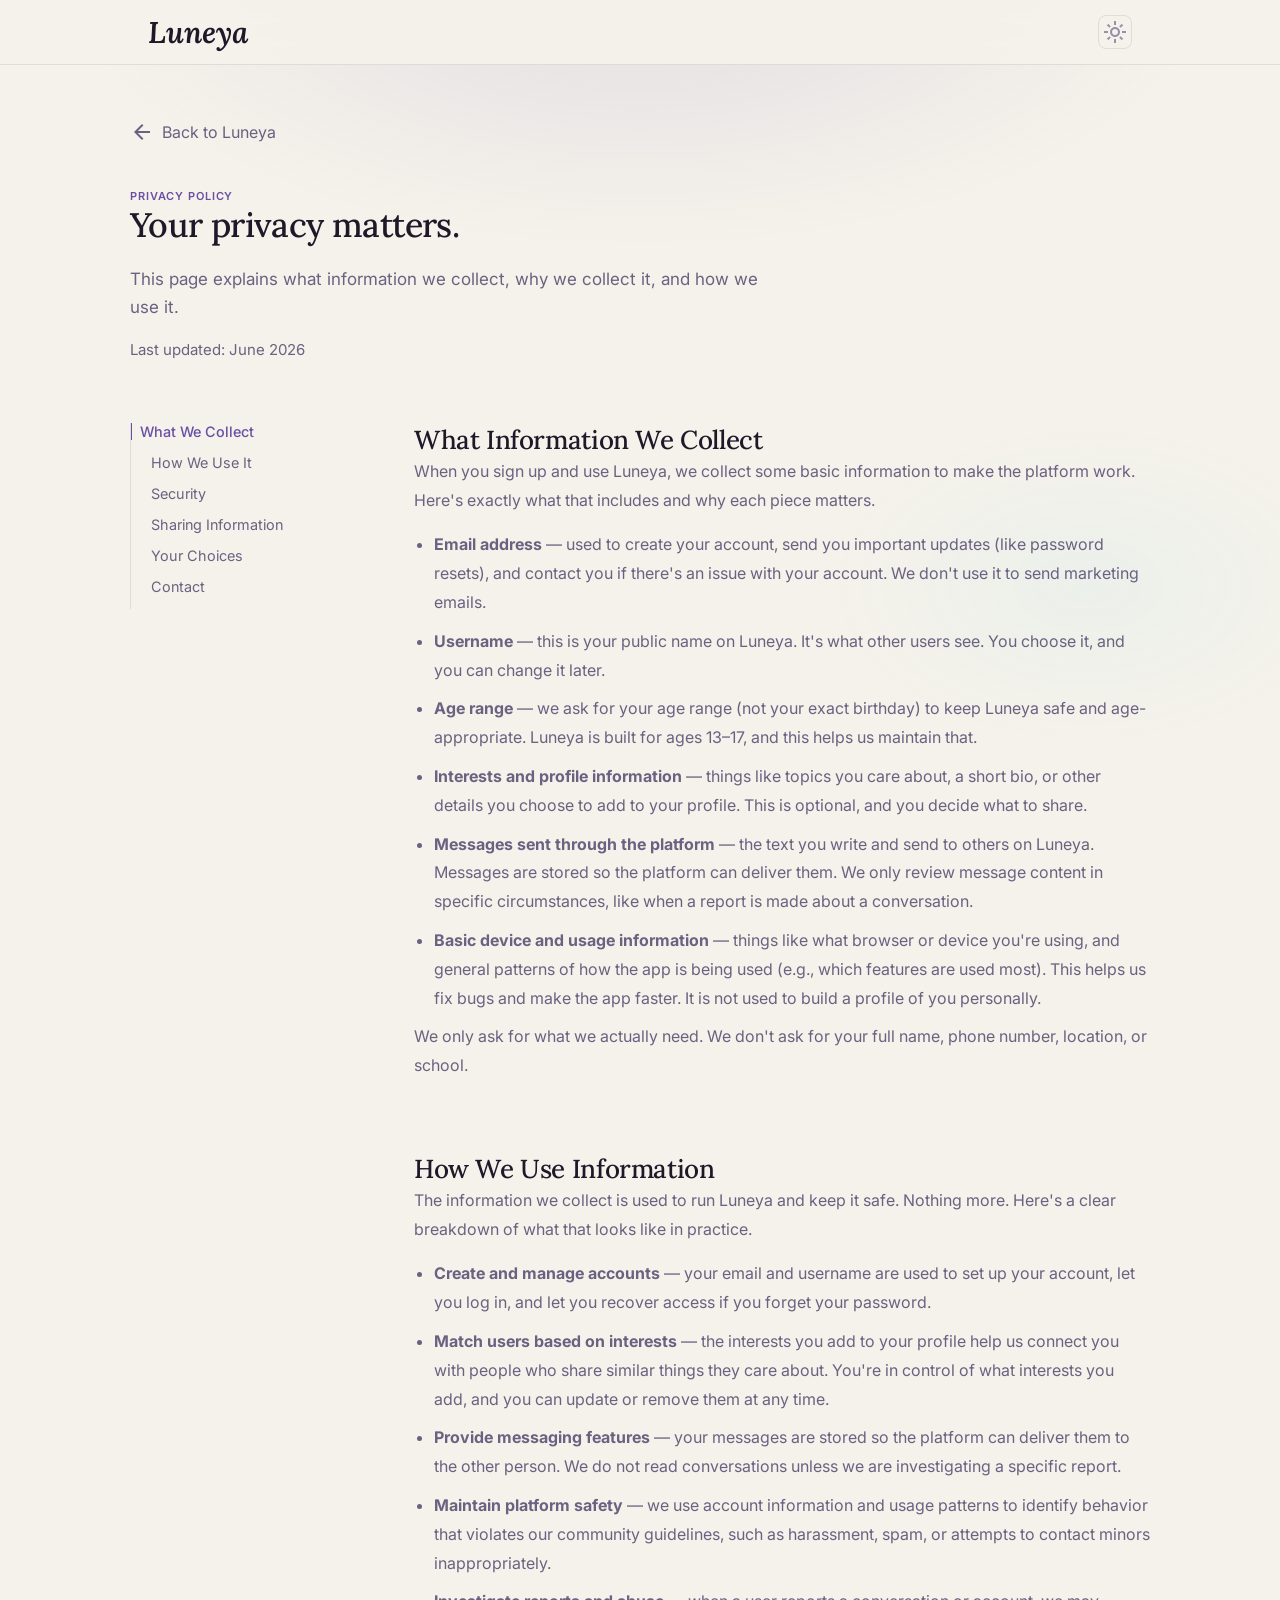
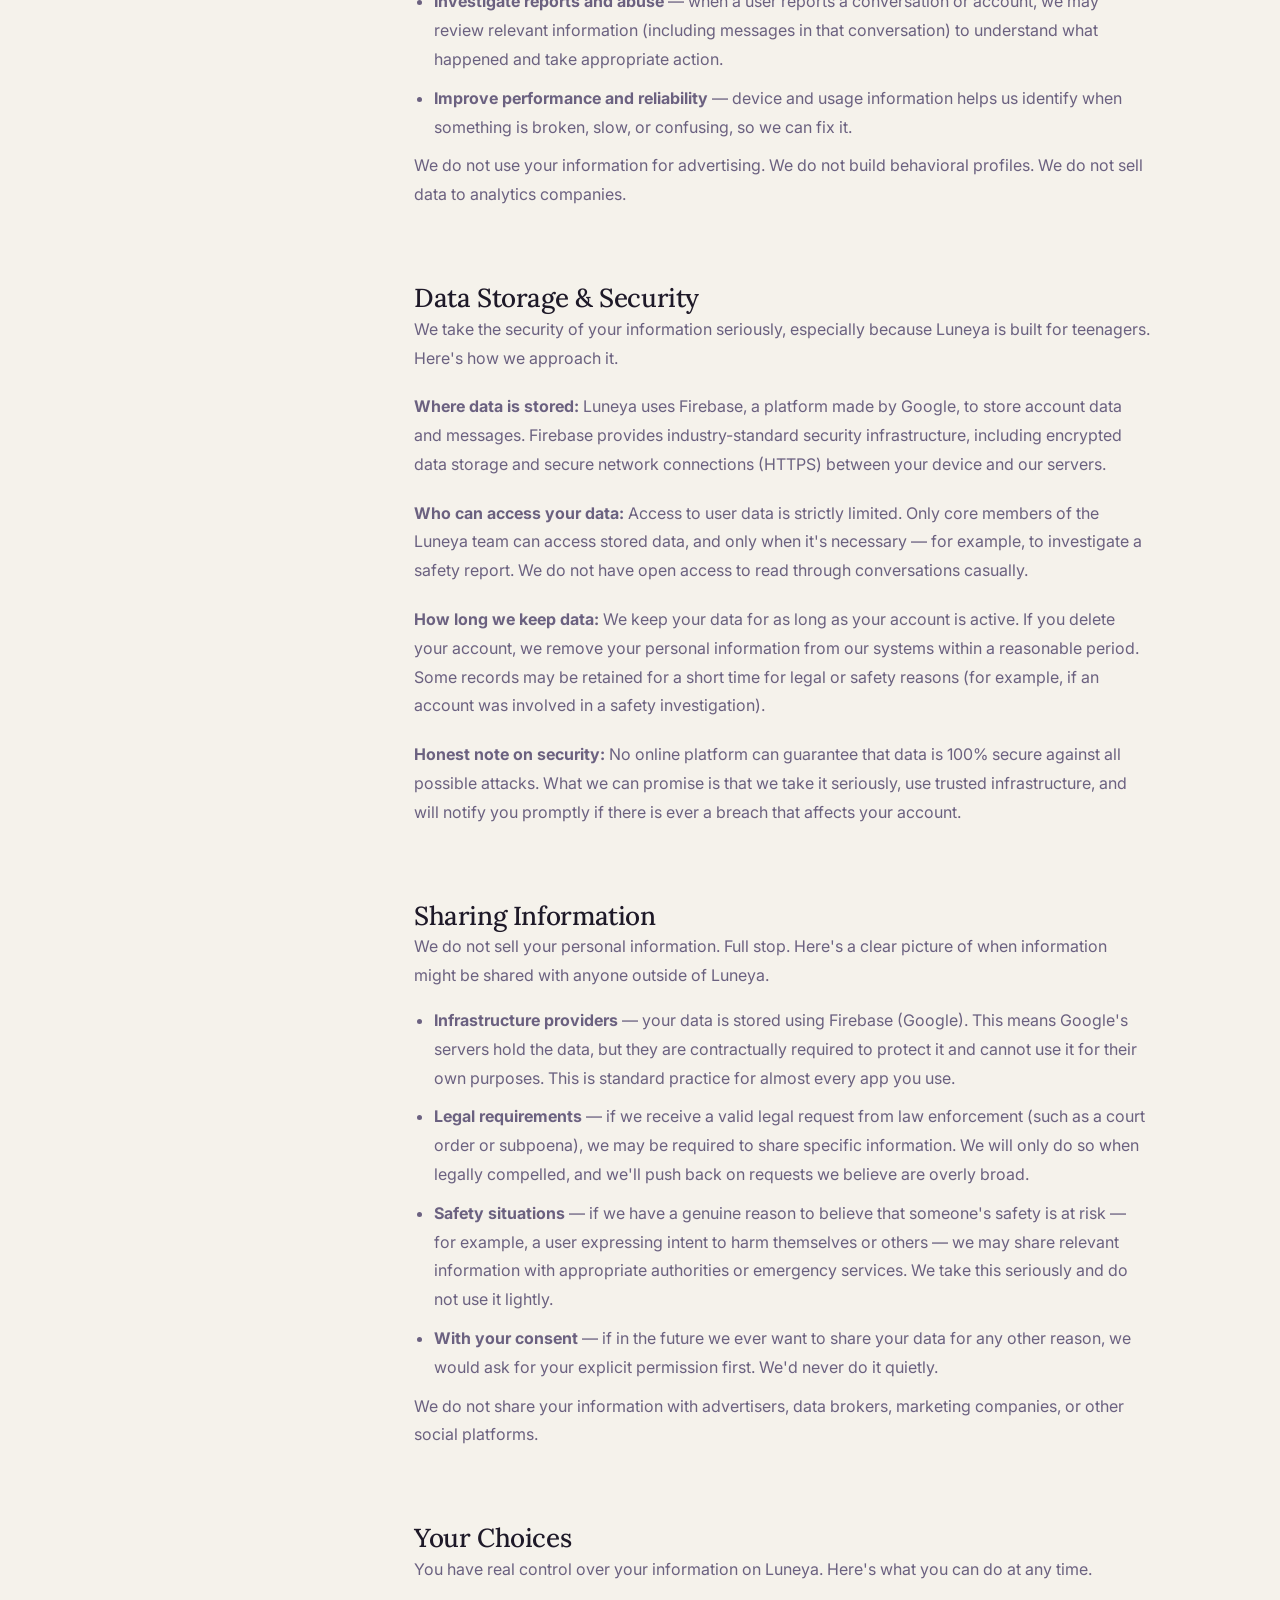
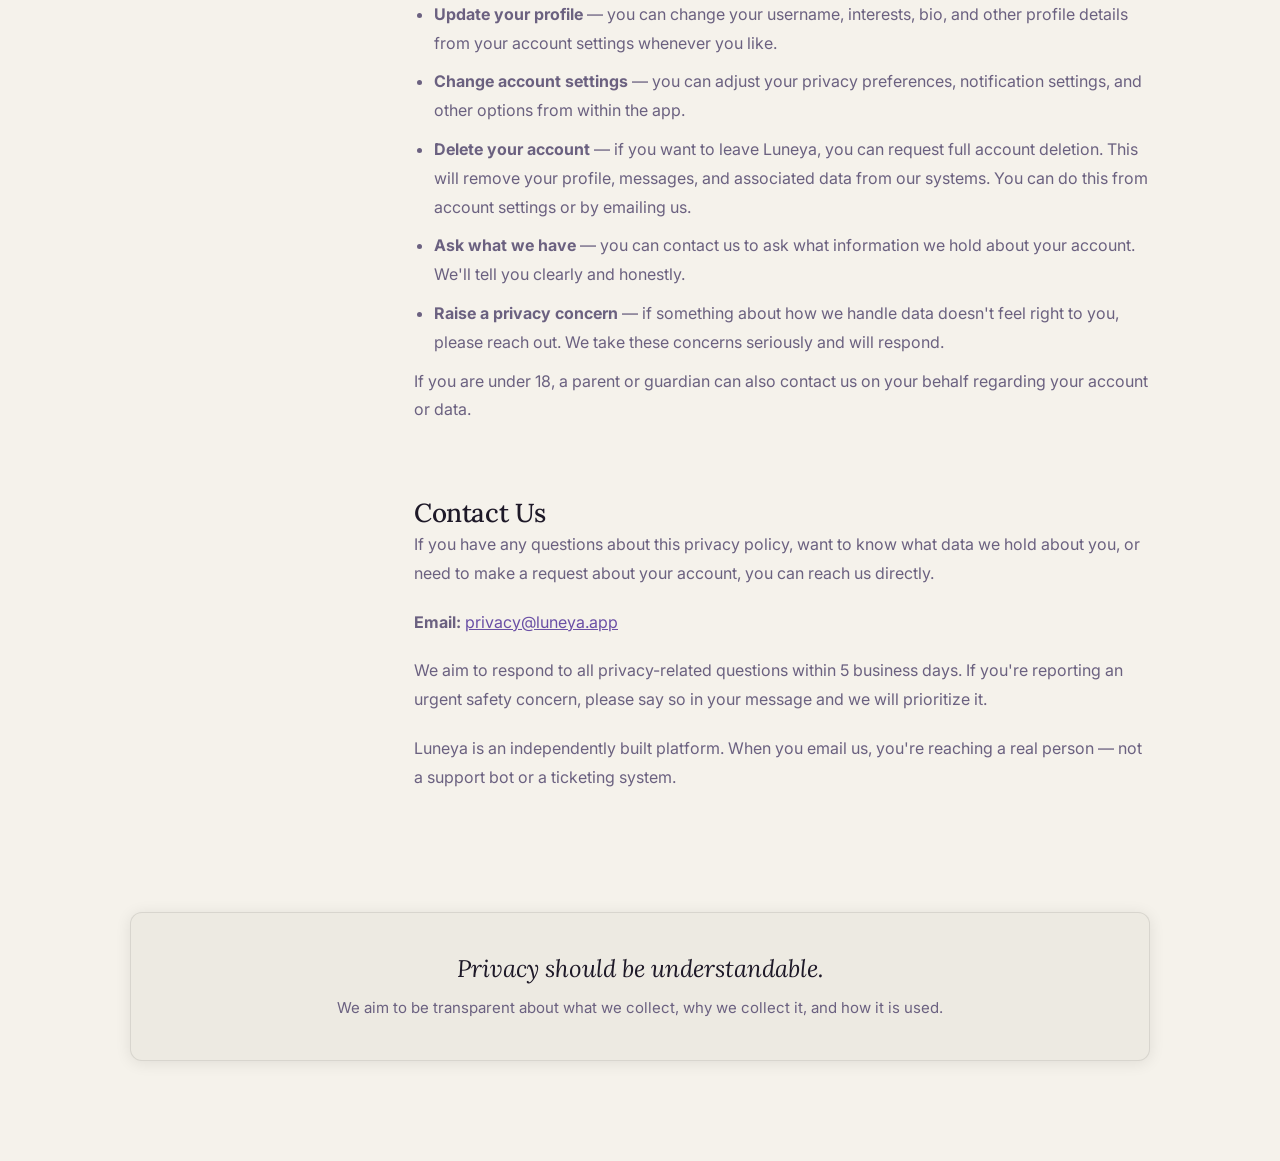
<file: privacy_policy.html>
<!DOCTYPE html>
<html lang="en" data-theme="dark">
<head>
    <meta charset="UTF-8">
    <meta name="viewport" content="width=device-width, initial-scale=1.0">
    <title>Privacy Policy • Luneya</title>

    <link rel="stylesheet" href="style.css">

    <style>
        .safety-page {
            padding-top: 120px;
            padding-bottom: 100px;
        }

        .guide-header {
            margin-bottom: 60px;
        }

        .guide-header h1 {
            margin-bottom: 18px;
        }

        .guide-header p {
            color: var(--ink-2);
            max-width: 650px;
        }

        .guide-grid {
            display: flex;
            flex-direction: column;
            gap: 18px;
        }

        .guide-card {
            padding: 32px;
        }

        .guide-card h2 {
            margin-bottom: 14px;
        }

        .guide-card p {
            color: var(--ink-2);
            margin-bottom: 18px;
        }

        .guide-list {
            display: flex;
            flex-direction: column;
            gap: 12px;
        }

        .guide-item {
            display: flex;
            align-items: flex-start;
            gap: 12px;
            padding: 14px;
            background: var(--accent-subtle-2);
            border: 1px solid var(--border);
            border-radius: 10px;
        }

        .guide-item .material-symbols-outlined {
            color: var(--accent);
        }

        .guide-footer {
            margin-top: 48px;
            text-align: center;
            padding: 40px;
        }

        .guide-footer p:first-child {
            font-family: 'Lora', serif;
            font-size: 24px;
            font-style: italic;
            margin-bottom: 12px;
        }

        .back-link {
            display: inline-flex;
            align-items: center;
            gap: 8px;
            margin-bottom: 40px;
            text-decoration: none;
            color: var(--ink-2);
        }

        .back-link:hover {
            color: var(--ink);
        }

        /* ── Layout shell ── */
        .policy-layout {
            display: grid;
            grid-template-columns: 220px 1fr;
            gap: 64px;
            /* The grid itself doesn't scroll — children handle their own overflow */
            align-items: start;
        }

        /* ── Left nav: sticky, stops at viewport top offset ── */
        .policy-nav {
            position: sticky;
            top: 100px;                 /* sits just below the navbar */
            max-height: calc(100vh - 120px);
            overflow-y: auto;
            border-left: 1px solid var(--border);
            padding-left: 20px;
        }

        .policy-nav a {
            display: block;
            margin-bottom: 14px;
            text-decoration: none;
            color: var(--ink-2);
            font-size: 0.9rem;
            transition: color 0.15s ease, padding-left 0.15s ease;
        }

        .policy-nav a:hover {
            color: var(--ink);
        }

        .policy-nav a.active {
            color: var(--accent);
            padding-left: 8px;
            border-left: 2px solid var(--accent);
            margin-left: -21px;
            font-weight: 500;
        }

        /* ── Right content: scrolls normally with the page ── */
        .policy-content {
            /* No max-width cap — let it use the full remaining column */
            width: 100%;
        }

        .policy-section {
            margin-bottom: 72px;
        }

        .policy-section p,
        .policy-section li {
            color: var(--ink-2);
            line-height: 1.8;
        }

        /* paragraph breathing room — replaces the <br> tags */
        .policy-section p + p {
            margin-top: 20px;
        }

        .policy-section ul {
            margin-top: 16px;
            padding-left: 20px;
        }

        .policy-section li {
            margin-bottom: 10px;
        }

        /* ── Wide screens: expand the outer container ── */
        @media (min-width: 1280px) {
            .safety-page .container--narrow {
                max-width: 1100px;
                margin-inline: auto;
                padding-inline: 40px;
            }
        }

        /* ── Mobile: hide nav, full-width content ── */
        @media (max-width: 900px) {
            .policy-layout {
                grid-template-columns: 1fr;
                gap: 0;
            }

            .policy-nav {
                display: none;
            }
        }

        /* ── Scroll-to-top button: mobile only ── */
        #scroll-top {
            display: none;
        }

        @media (max-width: 900px) {
            #scroll-top {
                display: flex;
                align-items: center;
                justify-content: center;
                position: fixed;
                bottom: 28px;
                right: 20px;
                width: 44px;
                height: 44px;
                border-radius: 50%;
                background: var(--accent);
                color: #fff;
                border: none;
                cursor: pointer;
                box-shadow: 0 4px 16px rgba(0,0,0,0.25);
                opacity: 0;
                pointer-events: none;
                transform: translateY(8px);
                transition: opacity 0.2s ease, transform 0.2s ease;
                z-index: 999;
            }

            #scroll-top.visible {
                opacity: 1;
                pointer-events: auto;
                transform: translateY(0);
            }

            #scroll-top .material-symbols-outlined {
                font-size: 22px;
            }
        }
    </style>
</head>

<body>

<nav id="navbar" class="is-scrolled">
    <div class="container nav-inner">
        <a href="index.html" class="nav-logo">Luneya</a>

        <div class="nav-actions">
            <button id="theme-toggle">
                <span class="toggle-icon moon material-symbols-outlined">dark_mode</span>
                <span class="toggle-icon sun material-symbols-outlined">light_mode</span>
            </button>
        </div>
    </div>
</nav>

<main class="safety-page">

    <div class="container--narrow">

        <a href="index.html" class="back-link">
            <span class="material-symbols-outlined">arrow_back</span>
            Back to Luneya
        </a>

        <div class="guide-header">
            <span class="section-label t-label">Privacy Policy</span>

            <h1 class="t-h1">
                Your privacy matters.
            </h1>

            <p class="t-body-lg">
                This page explains what information we collect,
                why we collect it, and how we use it.
            </p>

            <p class="t-body" style="margin-top:16px;">
                Last updated: June 2026
            </p>
        </div>

        <div class="policy-layout">

    <aside class="policy-nav">

        <a href="#collect">What We Collect</a>
        <a href="#use">How We Use It</a>
        <a href="#security">Security</a>
        <a href="#sharing">Sharing Information</a>
        <a href="#choices">Your Choices</a>
        <a href="#contact">Contact</a>

    </aside>

    <article class="policy-content">

        <section id="collect" class="policy-section">
            <h2 class="t-h2">What Information We Collect</h2>

            <p>
                When you sign up and use Luneya, we collect some basic information to make the platform work. Here's exactly what that includes and why each piece matters.
            </p>

            <ul>
                <li><strong>Email address</strong> — used to create your account, send you important updates (like password resets), and contact you if there's an issue with your account. We don't use it to send marketing emails.</li>
                <li><strong>Username</strong> — this is your public name on Luneya. It's what other users see. You choose it, and you can change it later.</li>
                <li><strong>Age range</strong> — we ask for your age range (not your exact birthday) to keep Luneya safe and age-appropriate. Luneya is built for ages 13–17, and this helps us maintain that.</li>
                <li><strong>Interests and profile information</strong> — things like topics you care about, a short bio, or other details you choose to add to your profile. This is optional, and you decide what to share.</li>
                <li><strong>Messages sent through the platform</strong> — the text you write and send to others on Luneya. Messages are stored so the platform can deliver them. We only review message content in specific circumstances, like when a report is made about a conversation.</li>
                <li><strong>Basic device and usage information</strong> — things like what browser or device you're using, and general patterns of how the app is being used (e.g., which features are used most). This helps us fix bugs and make the app faster. It is not used to build a profile of you personally.</li>
            </ul>

            <p>
                We only ask for what we actually need. We don't ask for your full name, phone number, location, or school.
            </p>
        </section>

        <section id="use" class="policy-section">
            <h2 class="t-h2">How We Use Information</h2>

            <p>
                The information we collect is used to run Luneya and keep it safe. Nothing more. Here's a clear breakdown of what that looks like in practice.
            </p>

            <ul>
                <li><strong>Create and manage accounts</strong> — your email and username are used to set up your account, let you log in, and let you recover access if you forget your password.</li>
                <li><strong>Match users based on interests</strong> — the interests you add to your profile help us connect you with people who share similar things they care about. You're in control of what interests you add, and you can update or remove them at any time.</li>
                <li><strong>Provide messaging features</strong> — your messages are stored so the platform can deliver them to the other person. We do not read conversations unless we are investigating a specific report.</li>
                <li><strong>Maintain platform safety</strong> — we use account information and usage patterns to identify behavior that violates our community guidelines, such as harassment, spam, or attempts to contact minors inappropriately.</li>
                <li><strong>Investigate reports and abuse</strong> — when a user reports a conversation or account, we may review relevant information (including messages in that conversation) to understand what happened and take appropriate action.</li>
                <li><strong>Improve performance and reliability</strong> — device and usage information helps us identify when something is broken, slow, or confusing, so we can fix it.</li>
            </ul>

            <p>
                We do not use your information for advertising. We do not build behavioral profiles. We do not sell data to analytics companies.
            </p>
        </section>

        <section id="security" class="policy-section">
            <h2 class="t-h2">Data Storage & Security</h2>

            <p>
                We take the security of your information seriously, especially because Luneya is built for teenagers. Here's how we approach it.
            </p>

            <p>
                <strong>Where data is stored:</strong> Luneya uses Firebase, a platform made by Google, to store account data and messages. Firebase provides industry-standard security infrastructure, including encrypted data storage and secure network connections (HTTPS) between your device and our servers.
            </p>

            <p>
                <strong>Who can access your data:</strong> Access to user data is strictly limited. Only core members of the Luneya team can access stored data, and only when it's necessary — for example, to investigate a safety report. We do not have open access to read through conversations casually.
            </p>

            <p>
                <strong>How long we keep data:</strong> We keep your data for as long as your account is active. If you delete your account, we remove your personal information from our systems within a reasonable period. Some records may be retained for a short time for legal or safety reasons (for example, if an account was involved in a safety investigation).
            </p>

            <p>
                <strong>Honest note on security:</strong> No online platform can guarantee that data is 100% secure against all possible attacks. What we can promise is that we take it seriously, use trusted infrastructure, and will notify you promptly if there is ever a breach that affects your account.
            </p>
        </section>

        <section id="sharing" class="policy-section">
            <h2 class="t-h2">Sharing Information</h2>

            <p>
                We do not sell your personal information. Full stop. Here's a clear picture of when information might be shared with anyone outside of Luneya.
            </p>

            <ul>
                <li><strong>Infrastructure providers</strong> — your data is stored using Firebase (Google). This means Google's servers hold the data, but they are contractually required to protect it and cannot use it for their own purposes. This is standard practice for almost every app you use.</li>
                <li><strong>Legal requirements</strong> — if we receive a valid legal request from law enforcement (such as a court order or subpoena), we may be required to share specific information. We will only do so when legally compelled, and we'll push back on requests we believe are overly broad.</li>
                <li><strong>Safety situations</strong> — if we have a genuine reason to believe that someone's safety is at risk — for example, a user expressing intent to harm themselves or others — we may share relevant information with appropriate authorities or emergency services. We take this seriously and do not use it lightly.</li>
                <li><strong>With your consent</strong> — if in the future we ever want to share your data for any other reason, we would ask for your explicit permission first. We'd never do it quietly.</li>
            </ul>

            <p>
                We do not share your information with advertisers, data brokers, marketing companies, or other social platforms.
            </p>
        </section>

        <section id="choices" class="policy-section">
            <h2 class="t-h2">Your Choices</h2>

            <p>
                You have real control over your information on Luneya. Here's what you can do at any time.
            </p>

            <ul>
                <li><strong>Update your profile</strong> — you can change your username, interests, bio, and other profile details from your account settings whenever you like.</li>
                <li><strong>Change account settings</strong> — you can adjust your privacy preferences, notification settings, and other options from within the app.</li>
                <li><strong>Delete your account</strong> — if you want to leave Luneya, you can request full account deletion. This will remove your profile, messages, and associated data from our systems. You can do this from account settings or by emailing us.</li>
                <li><strong>Ask what we have</strong> — you can contact us to ask what information we hold about your account. We'll tell you clearly and honestly.</li>
                <li><strong>Raise a privacy concern</strong> — if something about how we handle data doesn't feel right to you, please reach out. We take these concerns seriously and will respond.</li>
            </ul>

            <p>
                If you are under 18, a parent or guardian can also contact us on your behalf regarding your account or data.
            </p>
        </section>

        <section id="contact" class="policy-section">
            <h2 class="t-h2">Contact Us</h2>

            <p>
                If you have any questions about this privacy policy, want to know what data we hold about you, or need to make a request about your account, you can reach us directly.
            </p>

            <p>
                <strong>Email:</strong> <a href="mailto:privacy@luneya.app" style="color: var(--accent);">privacy@luneya.app</a>
            </p>

            <p>
                We aim to respond to all privacy-related questions within 5 business days. If you're reporting an urgent safety concern, please say so in your message and we will prioritize it.
            </p>

            <p>
                Luneya is an independently built platform. When you email us, you're reaching a real person — not a support bot or a ticketing system.
            </p>
        </section>

    </article>

</div>

       <div class="card card--raised guide-footer">
            <p>
                Privacy should be understandable.
            </p>

            <span class="t-body" style="color: var(--ink-2);">
                We aim to be transparent about what we collect, why we collect it, and how it is used.
            </span>
        </div>

    </div>

</main>

<button id="scroll-top" aria-label="Scroll to top">
    <span class="material-symbols-outlined">arrow_upward</span>
</button>

<script>
const themeToggle = document.getElementById('theme-toggle');

const savedTheme =
    localStorage.getItem('theme') ||
    (window.matchMedia('(prefers-color-scheme: dark)').matches
        ? 'dark'
        : 'light');

document.documentElement.setAttribute(
    'data-theme',
    savedTheme
);

themeToggle.addEventListener('click', () => {
    const current =
        document.documentElement.getAttribute('data-theme');

    const next =
        current === 'dark' ? 'light' : 'dark';

    document.documentElement.setAttribute(
        'data-theme',
        next
    );

    localStorage.setItem('theme', next);
});

// Scroll-spy: highlight the nav link for the section currently in view
(function () {
    const navLinks = document.querySelectorAll('.policy-nav a');
    const sections = Array.from(navLinks).map(link => {
        const id = link.getAttribute('href').slice(1);
        return document.getElementById(id);
    }).filter(Boolean);

    function onScroll() {
        const threshold = window.scrollY + window.innerHeight * 0.3;
        let active = sections[0];

        for (const section of sections) {
            if (section.offsetTop <= threshold) {
                active = section;
            }
        }

        navLinks.forEach(link => {
            const isActive = link.getAttribute('href') === '#' + active.id;
            link.classList.toggle('active', isActive);
        });
    }

    window.addEventListener('scroll', onScroll, { passive: true });
    onScroll();
})();

// Scroll-to-top button
const scrollBtn = document.getElementById('scroll-top');

if (scrollBtn) {
    window.addEventListener('scroll', () => {
        if (window.scrollY > 300) {
            scrollBtn.classList.add('visible');
        } else {
            scrollBtn.classList.remove('visible');
        }
    });

    scrollBtn.addEventListener('click', () => {
        window.scrollTo({ top: 0, behavior: 'smooth' });
    });
}
</script>

</body>
</html>
</file>
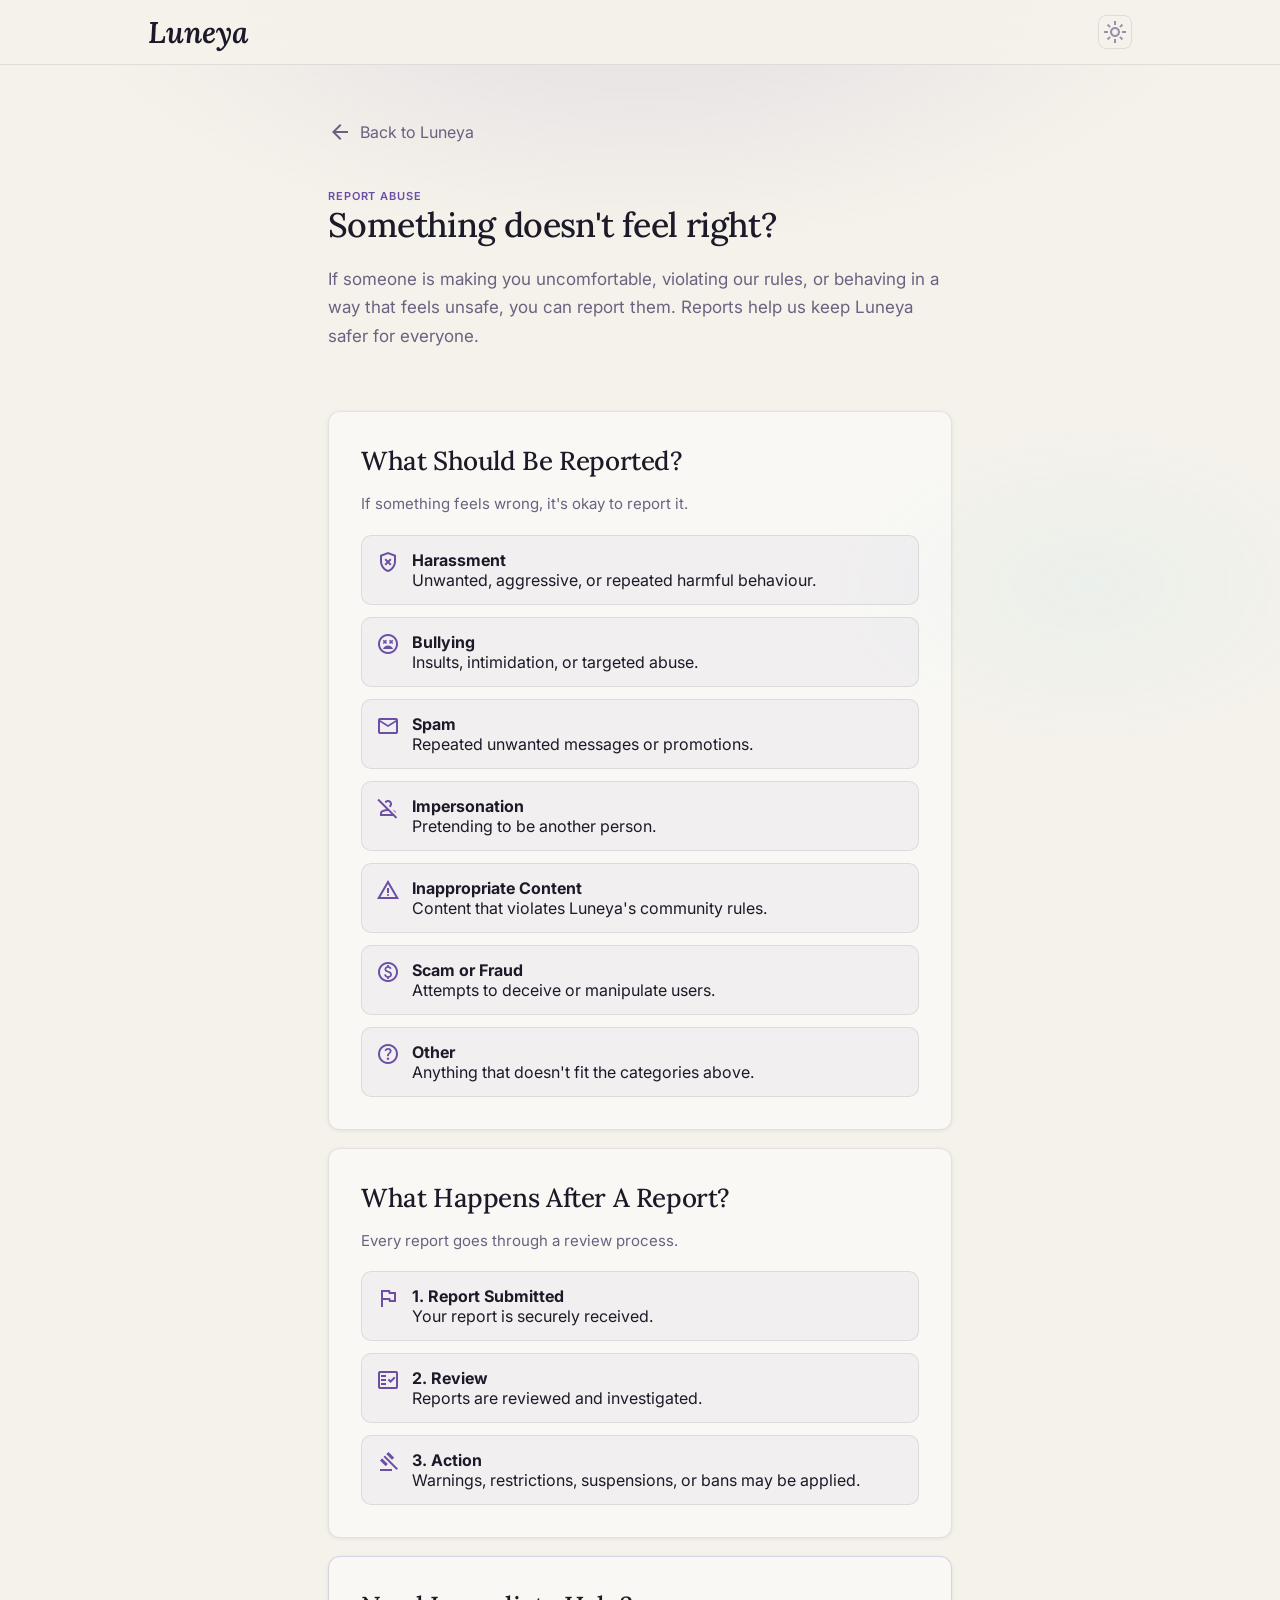
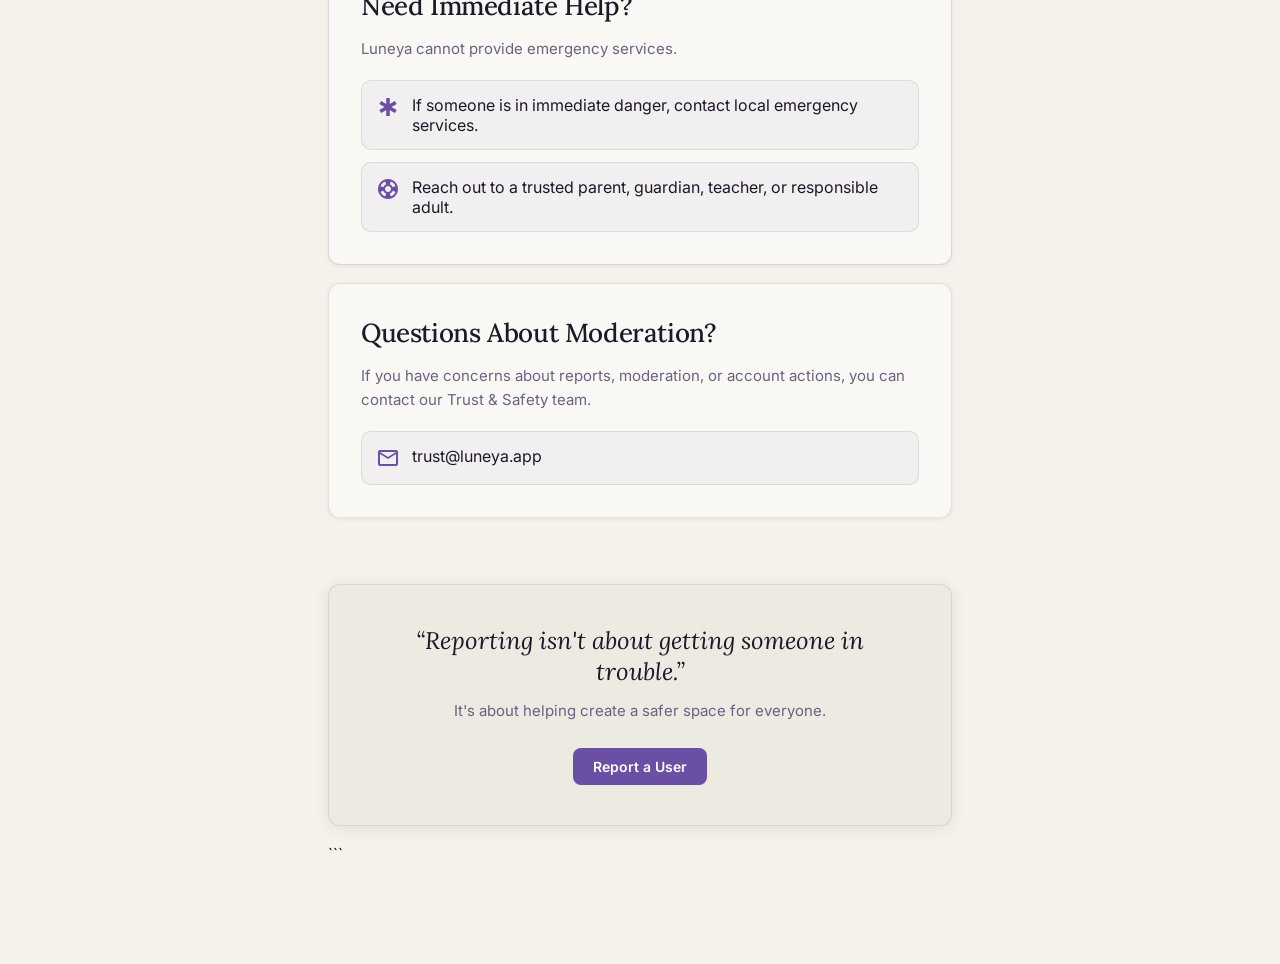
<file: report_abuse.html>
<!DOCTYPE html>
<html lang="en" data-theme="dark">
<head>
    <meta charset="UTF-8">
    <meta name="viewport" content="width=device-width, initial-scale=1.0">
    <title>Report Abuse • Luneya</title>

    <link rel="stylesheet" href="style.css">

    <style>
        .safety-page {
            padding-top: 120px;
            padding-bottom: 100px;
        }

        .guide-header {
            margin-bottom: 60px;
        }

        .guide-header h1 {
            margin-bottom: 18px;
        }

        .guide-header p {
            color: var(--ink-2);
            max-width: 650px;
        }

        .guide-grid {
            display: flex;
            flex-direction: column;
            gap: 18px;
        }

        .guide-card {
            padding: 32px;
        }

        .guide-card h2 {
            margin-bottom: 14px;
        }

        .guide-card p {
            color: var(--ink-2);
            margin-bottom: 18px;
        }

        .guide-list {
            display: flex;
            flex-direction: column;
            gap: 12px;
        }

        .guide-item {
            display: flex;
            align-items: flex-start;
            gap: 12px;
            padding: 14px;
            background: var(--accent-subtle-2);
            border: 1px solid var(--border);
            border-radius: 10px;
        }

        .guide-item .material-symbols-outlined {
            color: var(--accent);
        }

        .guide-footer {
            margin-top: 48px;
            text-align: center;
            padding: 40px;
        }

        .guide-footer p:first-child {
            font-family: 'Lora', serif;
            font-size: 24px;
            font-style: italic;
            margin-bottom: 12px;
        }

        .back-link {
            display: inline-flex;
            align-items: center;
            gap: 8px;
            margin-bottom: 40px;
            text-decoration: none;
            color: var(--ink-2);
        }

        .back-link:hover {
            color: var(--ink);
        }
    </style>
</head>

<body>

<nav id="navbar" class="is-scrolled">
    <div class="container nav-inner">
        <a href="index.html" class="nav-logo">Luneya</a>

        <div class="nav-actions">
            <button id="theme-toggle">
                <span class="toggle-icon moon material-symbols-outlined">dark_mode</span>
                <span class="toggle-icon sun material-symbols-outlined">light_mode</span>
            </button>
        </div>
    </div>
</nav>

<main class="safety-page">

    <div class="container--narrow">

        <a href="index.html" class="back-link">
            <span class="material-symbols-outlined">arrow_back</span>
            Back to Luneya
        </a>

        <div class="guide-header">
            <span class="section-label t-label">Report Abuse</span>

            <h1 class="t-h1">
                Something doesn't feel right?
            </h1>

            <p class="t-body-lg">
                <p class="t-body-lg">
                    If someone is making you uncomfortable, violating our rules, or behaving
                    in a way that feels unsafe, you can report them. Reports help us keep
                    Luneya safer for everyone.
                </p>
            </p>
        </div>

        <div class="guide-grid">
            <div class="guide-grid">

<div class="guide-grid">

<div class="card guide-card">
    <h2 class="t-h2">What Should Be Reported?</h2>

    <p class="t-body">
        If something feels wrong, it's okay to report it.
    </p>

    <div class="guide-list">

        <div class="guide-item">
            <span class="material-symbols-outlined">gpp_bad</span>
            <div>
                <strong>Harassment</strong><br>
                Unwanted, aggressive, or repeated harmful behaviour.
            </div>
        </div>

        <div class="guide-item">
            <span class="material-symbols-outlined">sentiment_very_dissatisfied</span>
            <div>
                <strong>Bullying</strong><br>
                Insults, intimidation, or targeted abuse.
            </div>
        </div>

        <div class="guide-item">
            <span class="material-symbols-outlined">mail</span>
            <div>
                <strong>Spam</strong><br>
                Repeated unwanted messages or promotions.
            </div>
        </div>

        <div class="guide-item">
            <span class="material-symbols-outlined">person_off</span>
            <div>
                <strong>Impersonation</strong><br>
                Pretending to be another person.
            </div>
        </div>

        <div class="guide-item">
            <span class="material-symbols-outlined">warning</span>
            <div>
                <strong>Inappropriate Content</strong><br>
                Content that violates Luneya's community rules.
            </div>
        </div>

        <div class="guide-item">
            <span class="material-symbols-outlined">paid</span>
            <div>
                <strong>Scam or Fraud</strong><br>
                Attempts to deceive or manipulate users.
            </div>
        </div>

        <div class="guide-item">
            <span class="material-symbols-outlined">help</span>
            <div>
                <strong>Other</strong><br>
                Anything that doesn't fit the categories above.
            </div>
        </div>

    </div>
</div>

<div class="card guide-card">
    <h2 class="t-h2">What Happens After A Report?</h2>

    <p class="t-body">
        Every report goes through a review process.
    </p>

    <div class="guide-list">

        <div class="guide-item">
            <span class="material-symbols-outlined">flag</span>
            <div>
                <strong>1. Report Submitted</strong><br>
                Your report is securely received.
            </div>
        </div>

        <div class="guide-item">
            <span class="material-symbols-outlined">fact_check</span>
            <div>
                <strong>2. Review</strong><br>
                Reports are reviewed and investigated.
            </div>
        </div>

        <div class="guide-item">
            <span class="material-symbols-outlined">gavel</span>
            <div>
                <strong>3. Action</strong><br>
                Warnings, restrictions, suspensions, or bans may be applied.
            </div>
        </div>

    </div>
</div>

<div class="card guide-card" style="border-color: var(--border-2);">
    <h2 class="t-h2">Need Immediate Help?</h2>

    <p class="t-body">
        Luneya cannot provide emergency services.
    </p>

    <div class="guide-list">

        <div class="guide-item">
            <span class="material-symbols-outlined">emergency</span>
            If someone is in immediate danger, contact local emergency services.
        </div>

        <div class="guide-item">
            <span class="material-symbols-outlined">support</span>
            Reach out to a trusted parent, guardian, teacher, or responsible adult.
        </div>

    </div>
</div>

<div class="card guide-card">
    <h2 class="t-h2">Questions About Moderation?</h2>

    <p class="t-body">
        If you have concerns about reports, moderation, or account actions,
        you can contact our Trust & Safety team.
    </p>

    <div class="guide-list">

        <div class="guide-item">
            <span class="material-symbols-outlined">mail</span>
            trust@luneya.app
        </div>

    </div>
</div>

<div class="card card--raised guide-footer">
    <p>
        “Reporting isn't about getting someone in trouble.”
    </p>

    <span class="t-body" style="color: var(--ink-2);">
        It's about helping create a safer space for everyone.
    </span>

    <div style="margin-top: 24px;">
        <a href="#" class="btn btn-primary">
            Report a User
        </a>
    </div>
</div>
```

</main>

<script>
const themeToggle = document.getElementById('theme-toggle');

const savedTheme =
    localStorage.getItem('theme') ||
    (window.matchMedia('(prefers-color-scheme: dark)').matches
        ? 'dark'
        : 'light');

document.documentElement.setAttribute(
    'data-theme',
    savedTheme
);

themeToggle.addEventListener('click', () => {
    const current =
        document.documentElement.getAttribute('data-theme');

    const next =
        current === 'dark' ? 'light' : 'dark';

    document.documentElement.setAttribute(
        'data-theme',
        next
    );

    localStorage.setItem('theme', next);
});
</script>

</body>
</html>
</file>
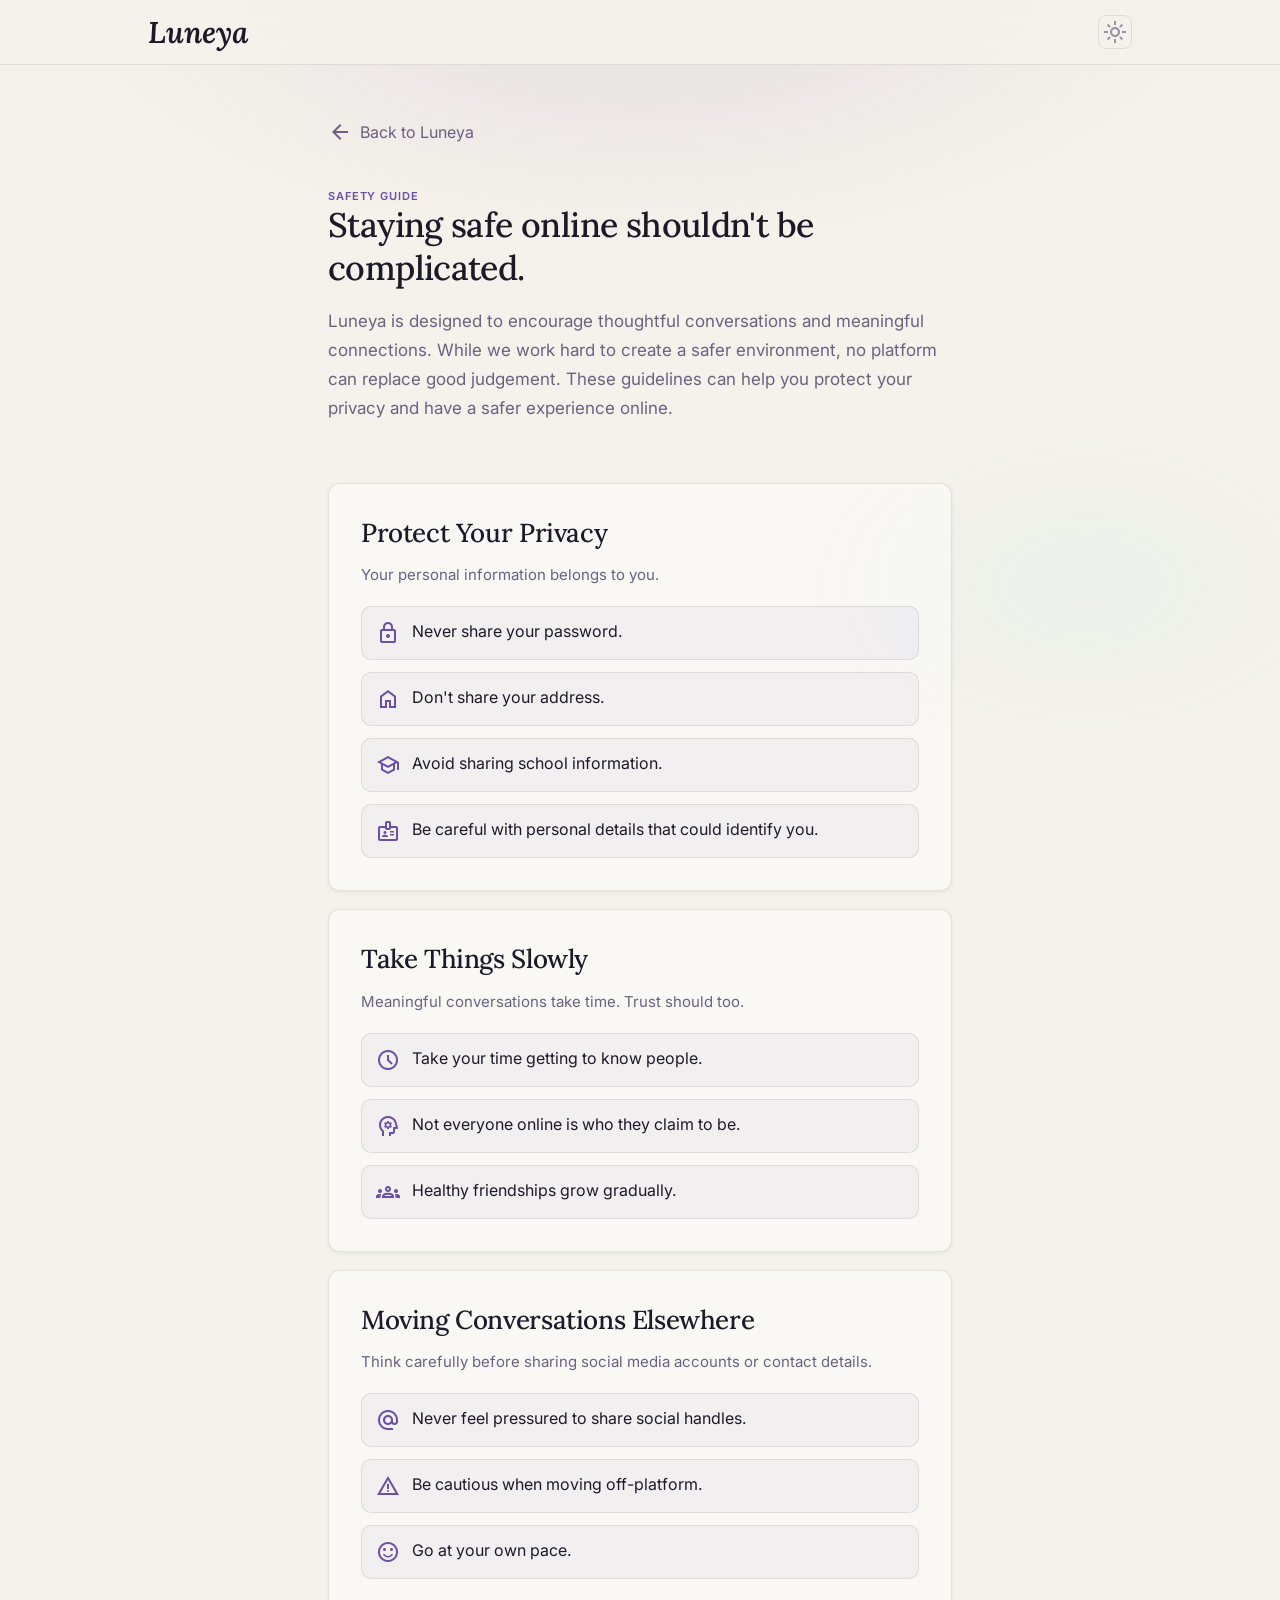
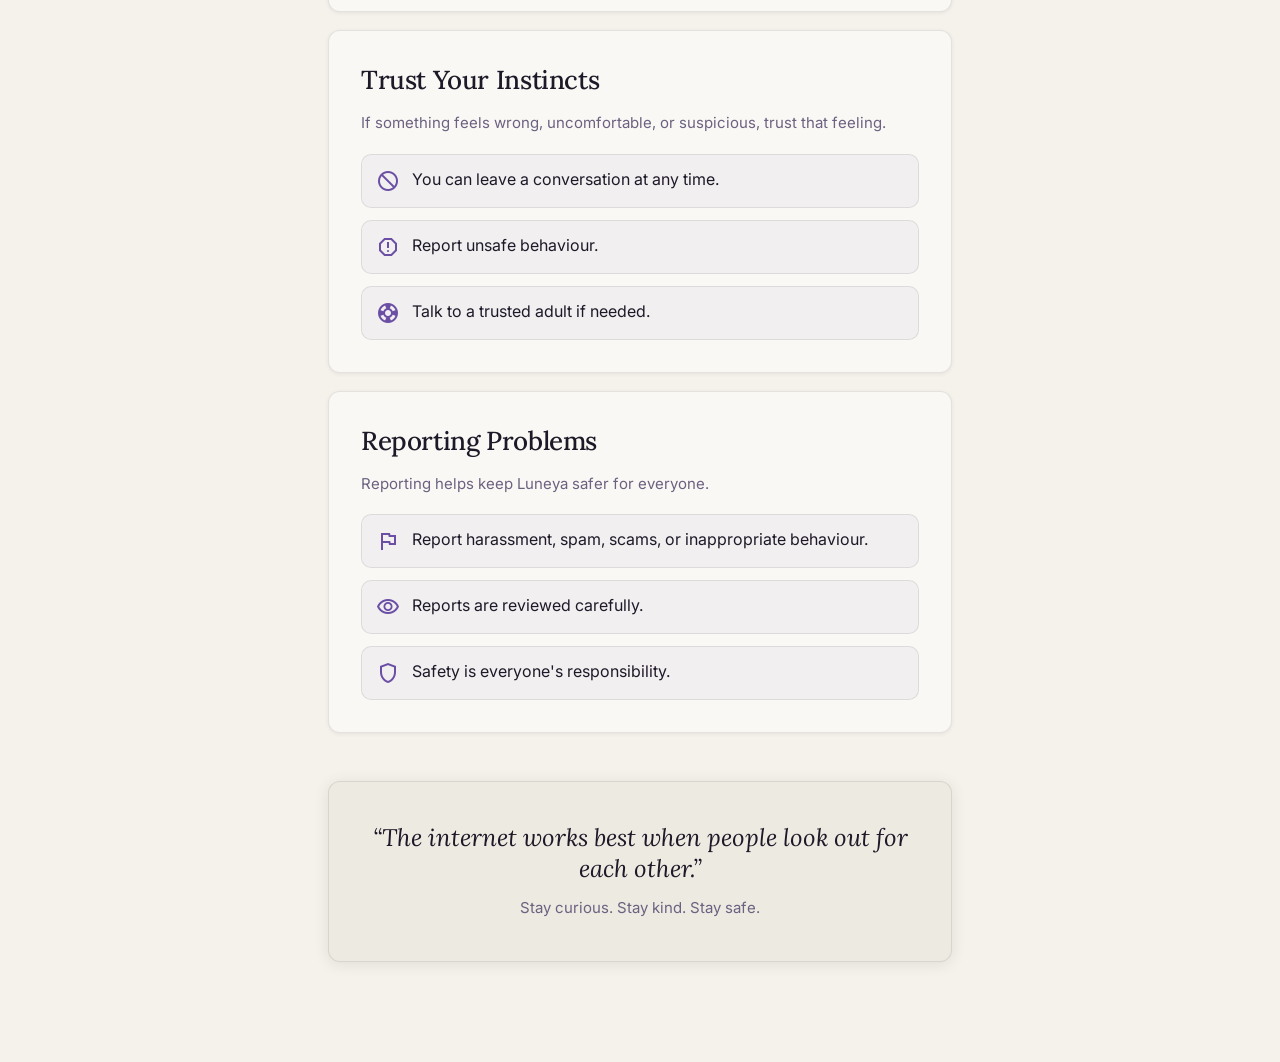
<file: safety_guide.html>
<!DOCTYPE html>
<html lang="en" data-theme="dark">
<head>
    <meta charset="UTF-8">
    <meta name="viewport" content="width=device-width, initial-scale=1.0">
    <title>Safety Guide • Luneya</title>

    <link rel="stylesheet" href="style.css">

    <style>
        .safety-page {
            padding-top: 120px;
            padding-bottom: 100px;
        }

        .guide-header {
            margin-bottom: 60px;
        }

        .guide-header h1 {
            margin-bottom: 18px;
        }

        .guide-header p {
            color: var(--ink-2);
            max-width: 650px;
        }

        .guide-grid {
            display: flex;
            flex-direction: column;
            gap: 18px;
        }

        .guide-card {
            padding: 32px;
        }

        .guide-card h2 {
            margin-bottom: 14px;
        }

        .guide-card p {
            color: var(--ink-2);
            margin-bottom: 18px;
        }

        .guide-list {
            display: flex;
            flex-direction: column;
            gap: 12px;
        }

        .guide-item {
            display: flex;
            align-items: flex-start;
            gap: 12px;
            padding: 14px;
            background: var(--accent-subtle-2);
            border: 1px solid var(--border);
            border-radius: 10px;
        }

        .guide-item .material-symbols-outlined {
            color: var(--accent);
        }

        .guide-footer {
            margin-top: 48px;
            text-align: center;
            padding: 40px;
        }

        .guide-footer p:first-child {
            font-family: 'Lora', serif;
            font-size: 24px;
            font-style: italic;
            margin-bottom: 12px;
        }

        .back-link {
            display: inline-flex;
            align-items: center;
            gap: 8px;
            margin-bottom: 40px;
            text-decoration: none;
            color: var(--ink-2);
        }

        .back-link:hover {
            color: var(--ink);
        }
    </style>
</head>

<body>

<nav id="navbar" class="is-scrolled">
    <div class="container nav-inner">
        <a href="index.html" class="nav-logo">Luneya</a>

        <div class="nav-actions">
            <button id="theme-toggle">
                <span class="toggle-icon moon material-symbols-outlined">dark_mode</span>
                <span class="toggle-icon sun material-symbols-outlined">light_mode</span>
            </button>
        </div>
    </div>
</nav>

<main class="safety-page">

    <div class="container--narrow">

        <a href="index.html" class="back-link">
            <span class="material-symbols-outlined">arrow_back</span>
            Back to Luneya
        </a>

        <div class="guide-header">
            <span class="section-label t-label">Safety Guide</span>

            <h1 class="t-h1">
                Staying safe online shouldn't be complicated.
            </h1>

            <p class="t-body-lg">
                Luneya is designed to encourage thoughtful conversations and meaningful connections.
                While we work hard to create a safer environment, no platform can replace good judgement.
                These guidelines can help you protect your privacy and have a safer experience online.
            </p>
        </div>

        <div class="guide-grid">

            <div class="card guide-card">
                <h2 class="t-h2">Protect Your Privacy</h2>
                <p class="t-body">
                    Your personal information belongs to you.
                </p>

                <div class="guide-list">
                    <div class="guide-item">
                        <span class="material-symbols-outlined">lock</span>
                        Never share your password.
                    </div>

                    <div class="guide-item">
                        <span class="material-symbols-outlined">home</span>
                        Don't share your address.
                    </div>

                    <div class="guide-item">
                        <span class="material-symbols-outlined">school</span>
                        Avoid sharing school information.
                    </div>

                    <div class="guide-item">
                        <span class="material-symbols-outlined">badge</span>
                        Be careful with personal details that could identify you.
                    </div>
                </div>
            </div>

            <div class="card guide-card">
                <h2 class="t-h2">Take Things Slowly</h2>

                <p class="t-body">
                    Meaningful conversations take time. Trust should too.
                </p>

                <div class="guide-list">
                    <div class="guide-item">
                        <span class="material-symbols-outlined">schedule</span>
                        Take your time getting to know people.
                    </div>

                    <div class="guide-item">
                        <span class="material-symbols-outlined">psychology</span>
                        Not everyone online is who they claim to be.
                    </div>

                    <div class="guide-item">
                        <span class="material-symbols-outlined">groups</span>
                        Healthy friendships grow gradually.
                    </div>
                </div>
            </div>

            <div class="card guide-card">
                <h2 class="t-h2">Moving Conversations Elsewhere</h2>

                <p class="t-body">
                    Think carefully before sharing social media accounts or contact details.
                </p>

                <div class="guide-list">
                    <div class="guide-item">
                        <span class="material-symbols-outlined">alternate_email</span>
                        Never feel pressured to share social handles.
                    </div>

                    <div class="guide-item">
                        <span class="material-symbols-outlined">warning</span>
                        Be cautious when moving off-platform.
                    </div>

                    <div class="guide-item">
                        <span class="material-symbols-outlined">sentiment_satisfied</span>
                        Go at your own pace.
                    </div>
                </div>
            </div>

            <div class="card guide-card">
                <h2 class="t-h2">Trust Your Instincts</h2>

                <p class="t-body">
                    If something feels wrong, uncomfortable, or suspicious, trust that feeling.
                </p>

                <div class="guide-list">
                    <div class="guide-item">
                        <span class="material-symbols-outlined">block</span>
                        You can leave a conversation at any time.
                    </div>

                    <div class="guide-item">
                        <span class="material-symbols-outlined">report</span>
                        Report unsafe behaviour.
                    </div>

                    <div class="guide-item">
                        <span class="material-symbols-outlined">support</span>
                        Talk to a trusted adult if needed.
                    </div>
                </div>
            </div>

            <div class="card guide-card">
                <h2 class="t-h2">Reporting Problems</h2>

                <p class="t-body">
                    Reporting helps keep Luneya safer for everyone.
                </p>

                <div class="guide-list">
                    <div class="guide-item">
                        <span class="material-symbols-outlined">flag</span>
                        Report harassment, spam, scams, or inappropriate behaviour.
                    </div>

                    <div class="guide-item">
                        <span class="material-symbols-outlined">visibility</span>
                        Reports are reviewed carefully.
                    </div>

                    <div class="guide-item">
                        <span class="material-symbols-outlined">shield</span>
                        Safety is everyone's responsibility.
                    </div>
                </div>
            </div>

        </div>

        <div class="card card--raised guide-footer">
            <p>
                “The internet works best when people look out for each other.”
            </p>

            <span class="t-body" style="color: var(--ink-2);">
                Stay curious. Stay kind. Stay safe.
            </span>
        </div>

    </div>

</main>

<script>
const themeToggle = document.getElementById('theme-toggle');

const savedTheme =
    localStorage.getItem('theme') ||
    (window.matchMedia('(prefers-color-scheme: dark)').matches
        ? 'dark'
        : 'light');

document.documentElement.setAttribute(
    'data-theme',
    savedTheme
);

themeToggle.addEventListener('click', () => {
    const current =
        document.documentElement.getAttribute('data-theme');

    const next =
        current === 'dark' ? 'light' : 'dark';

    document.documentElement.setAttribute(
        'data-theme',
        next
    );

    localStorage.setItem('theme', next);
});
</script>

</body>
</html>
</file>
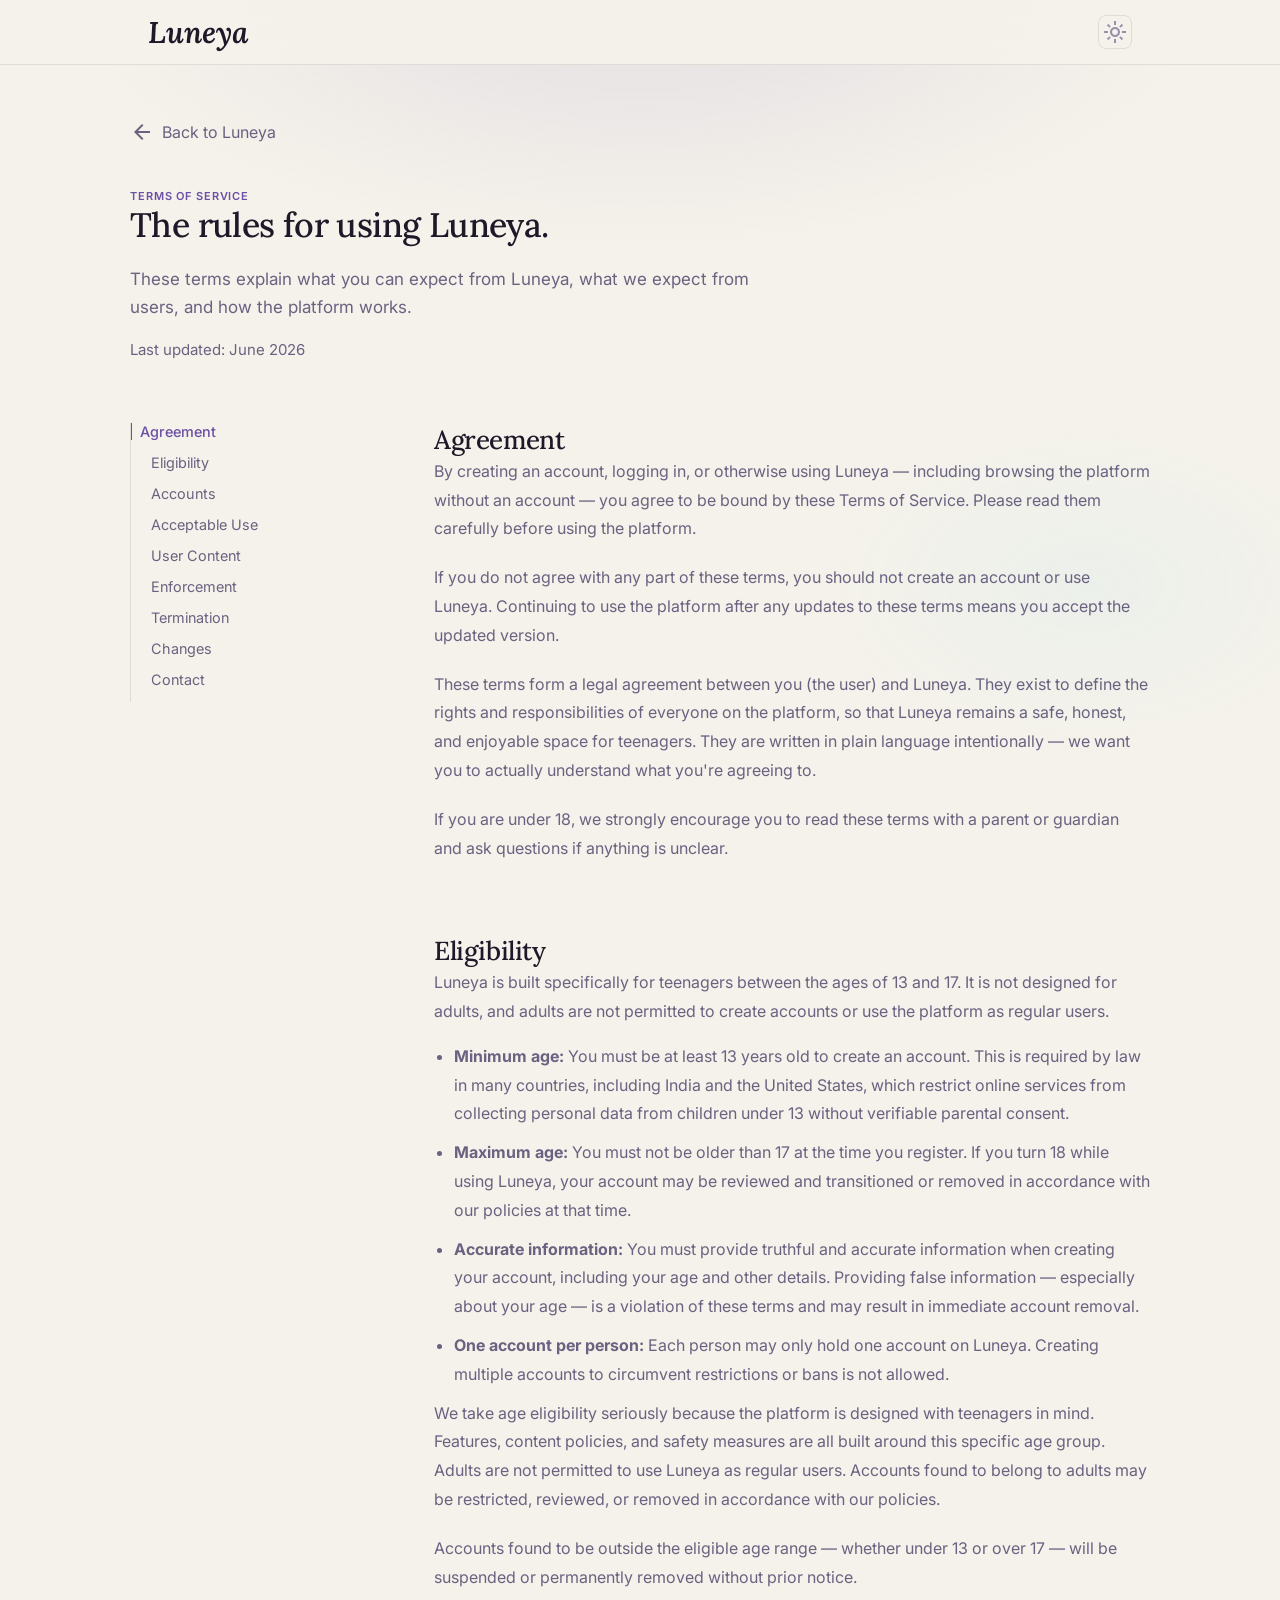
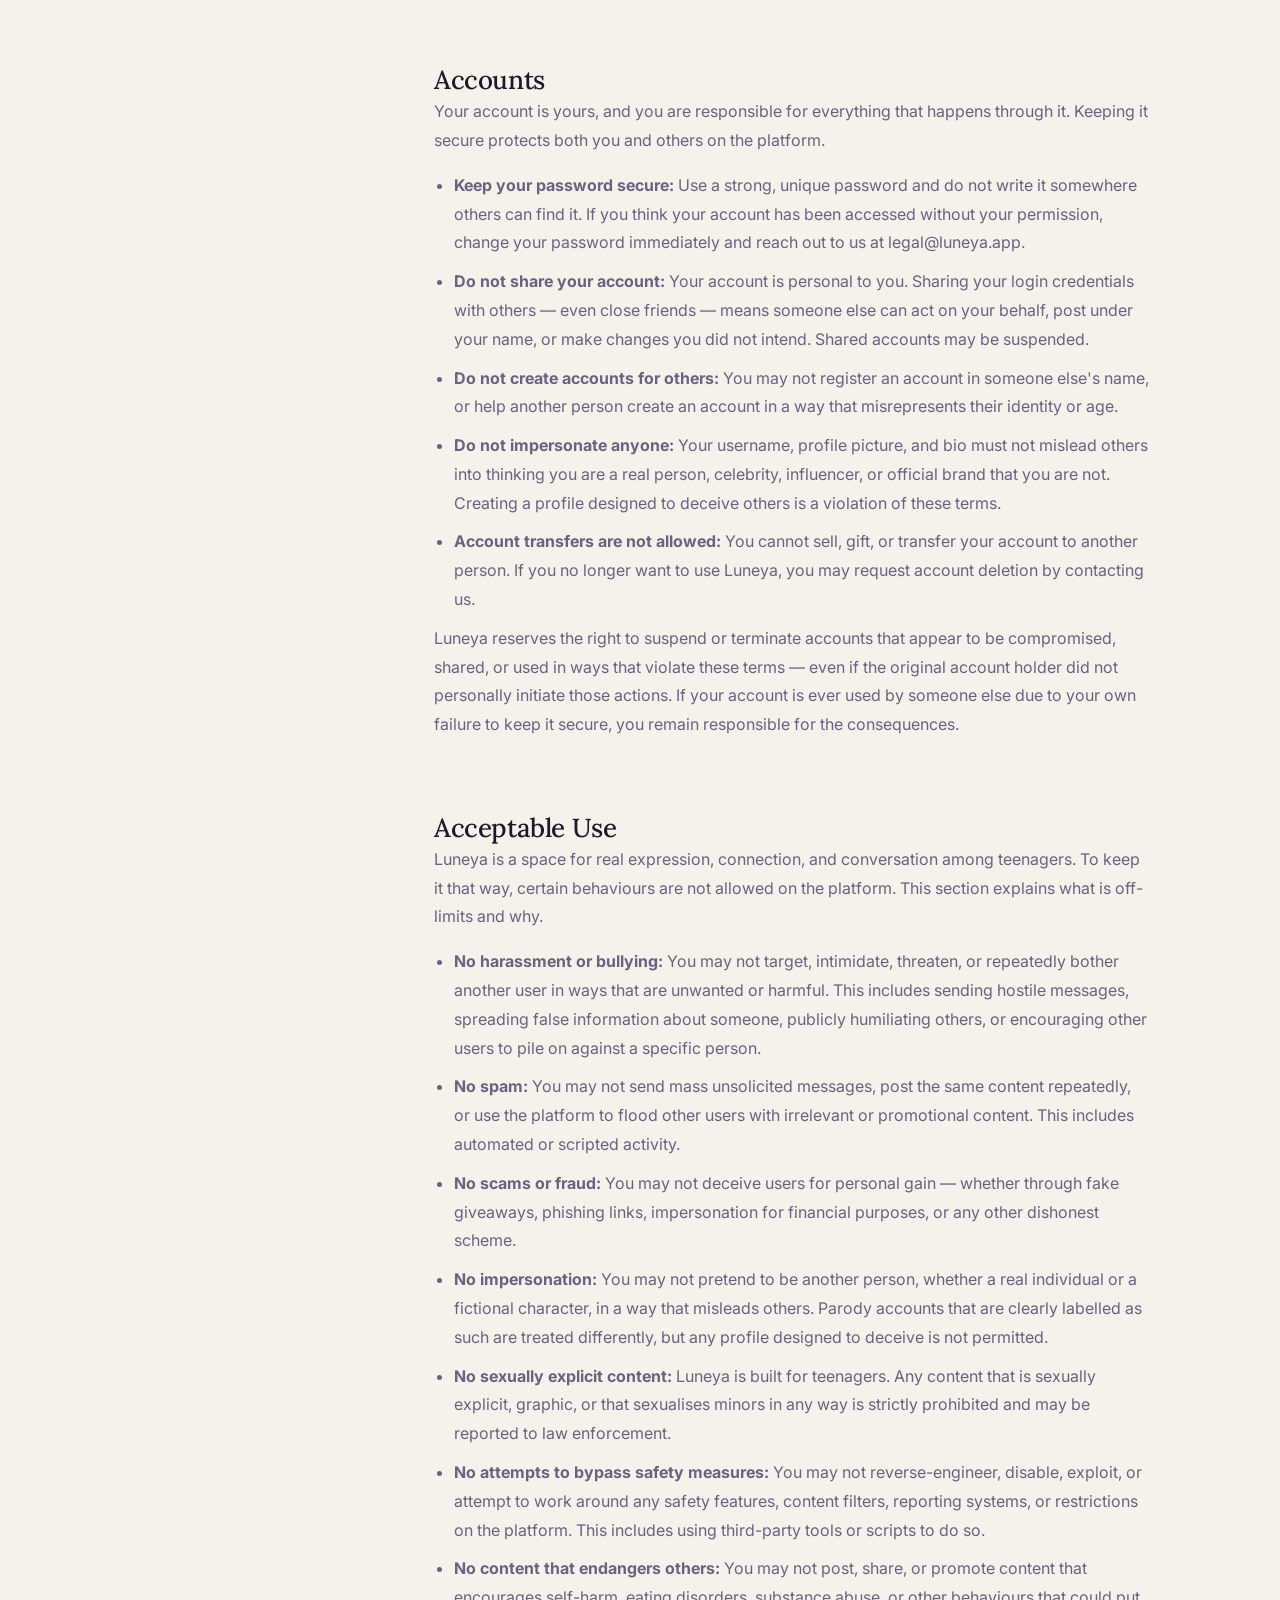
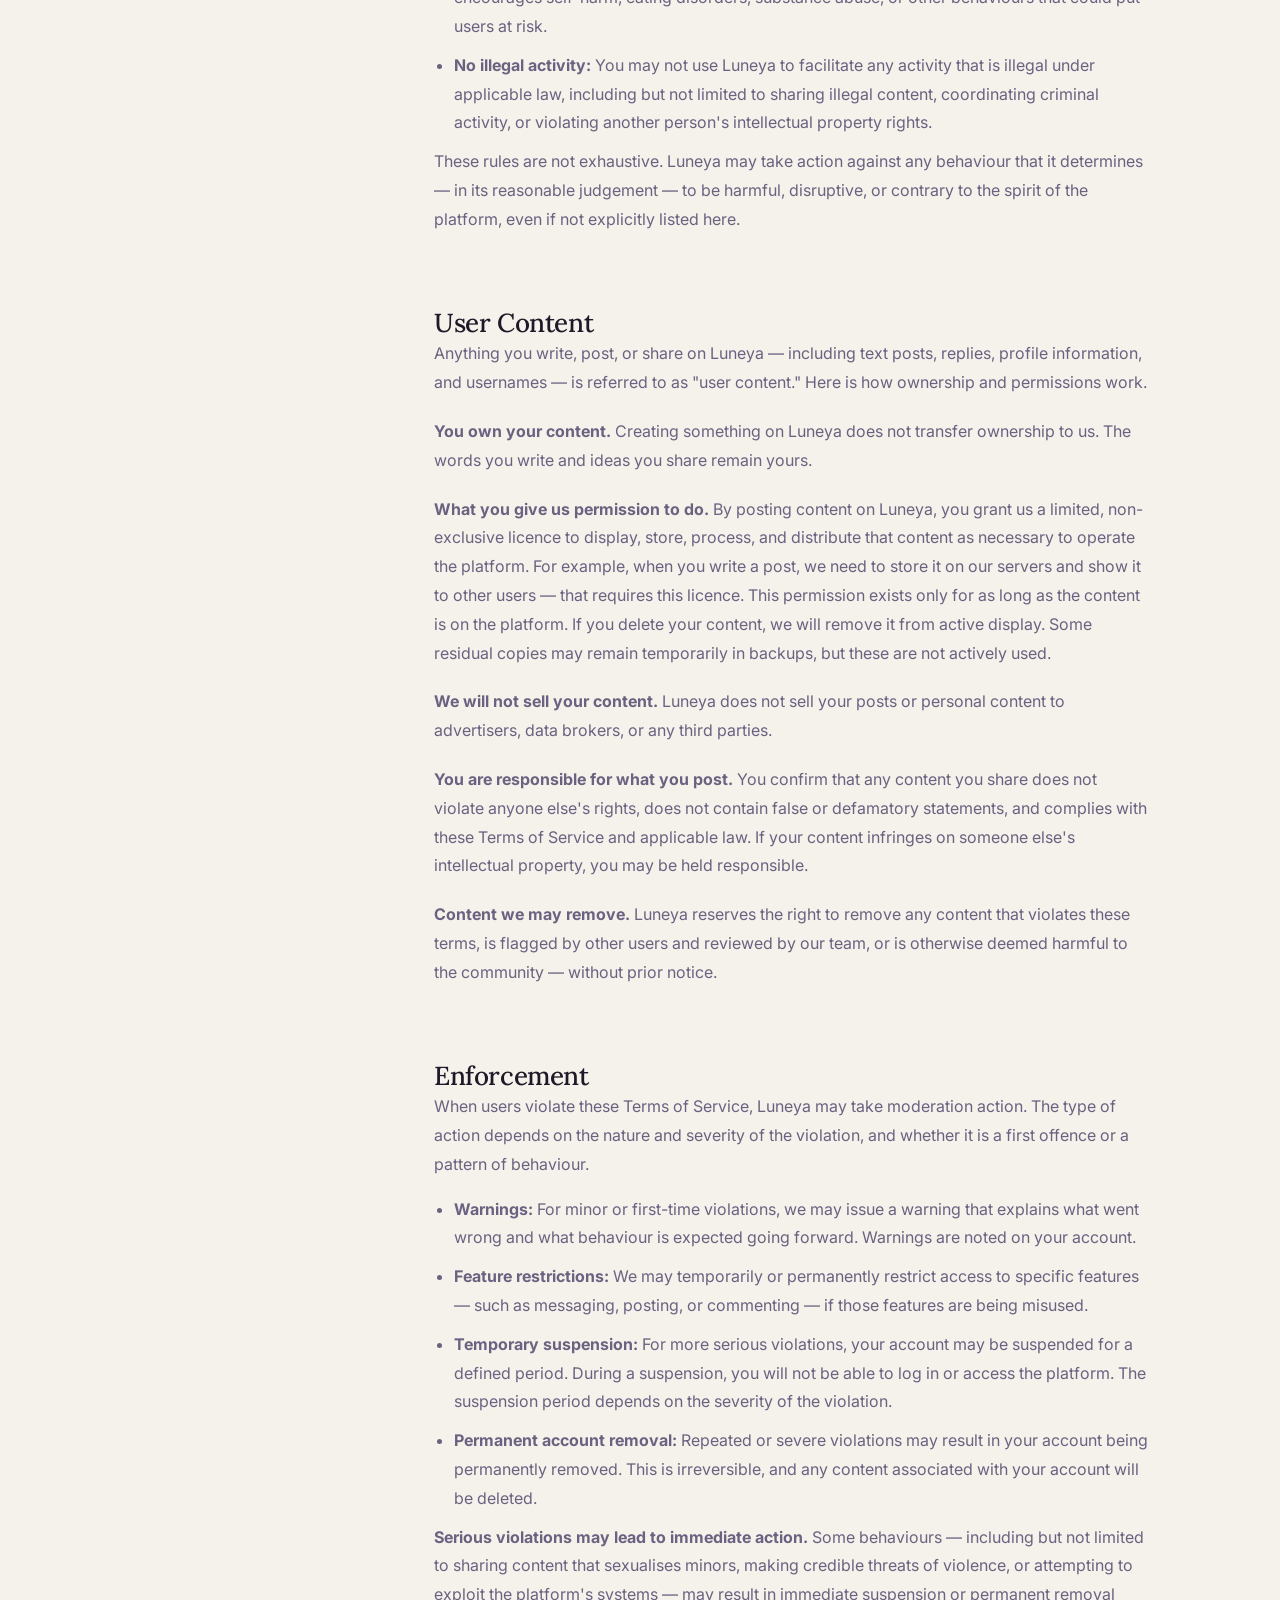
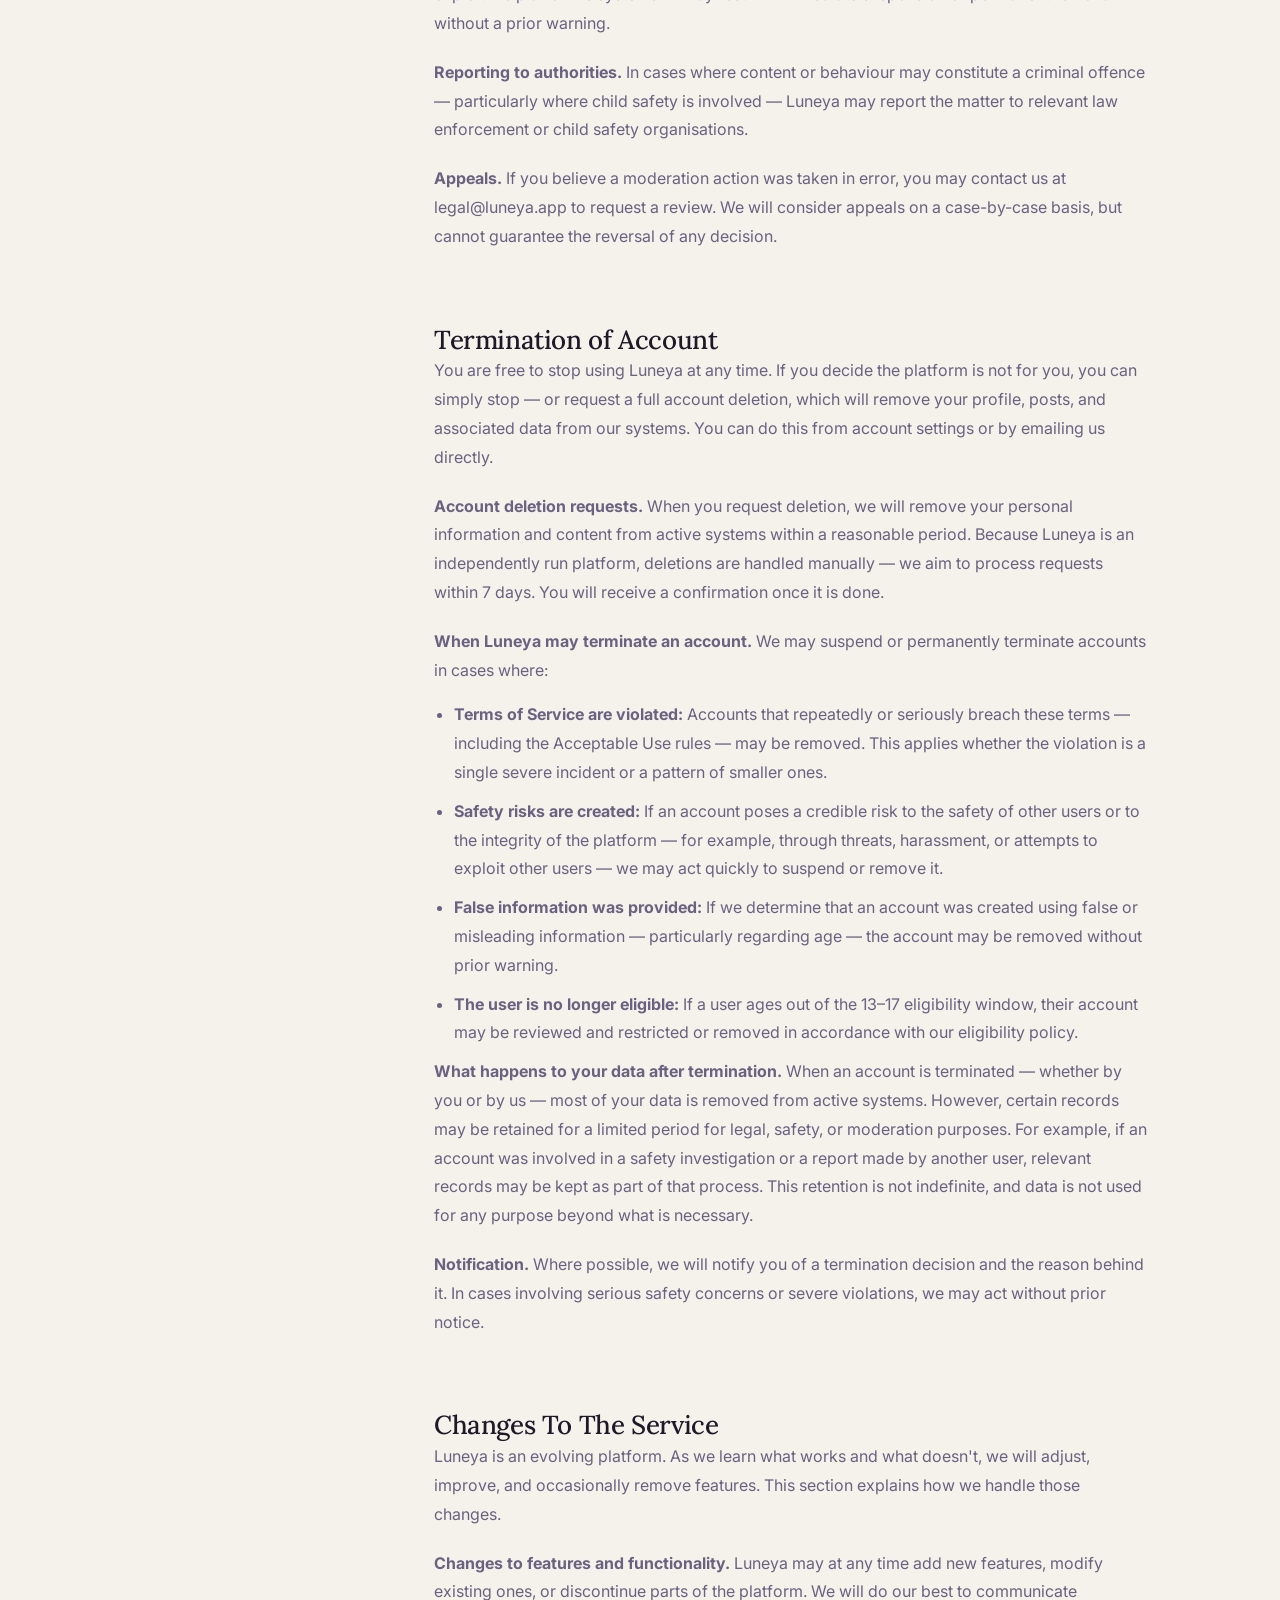
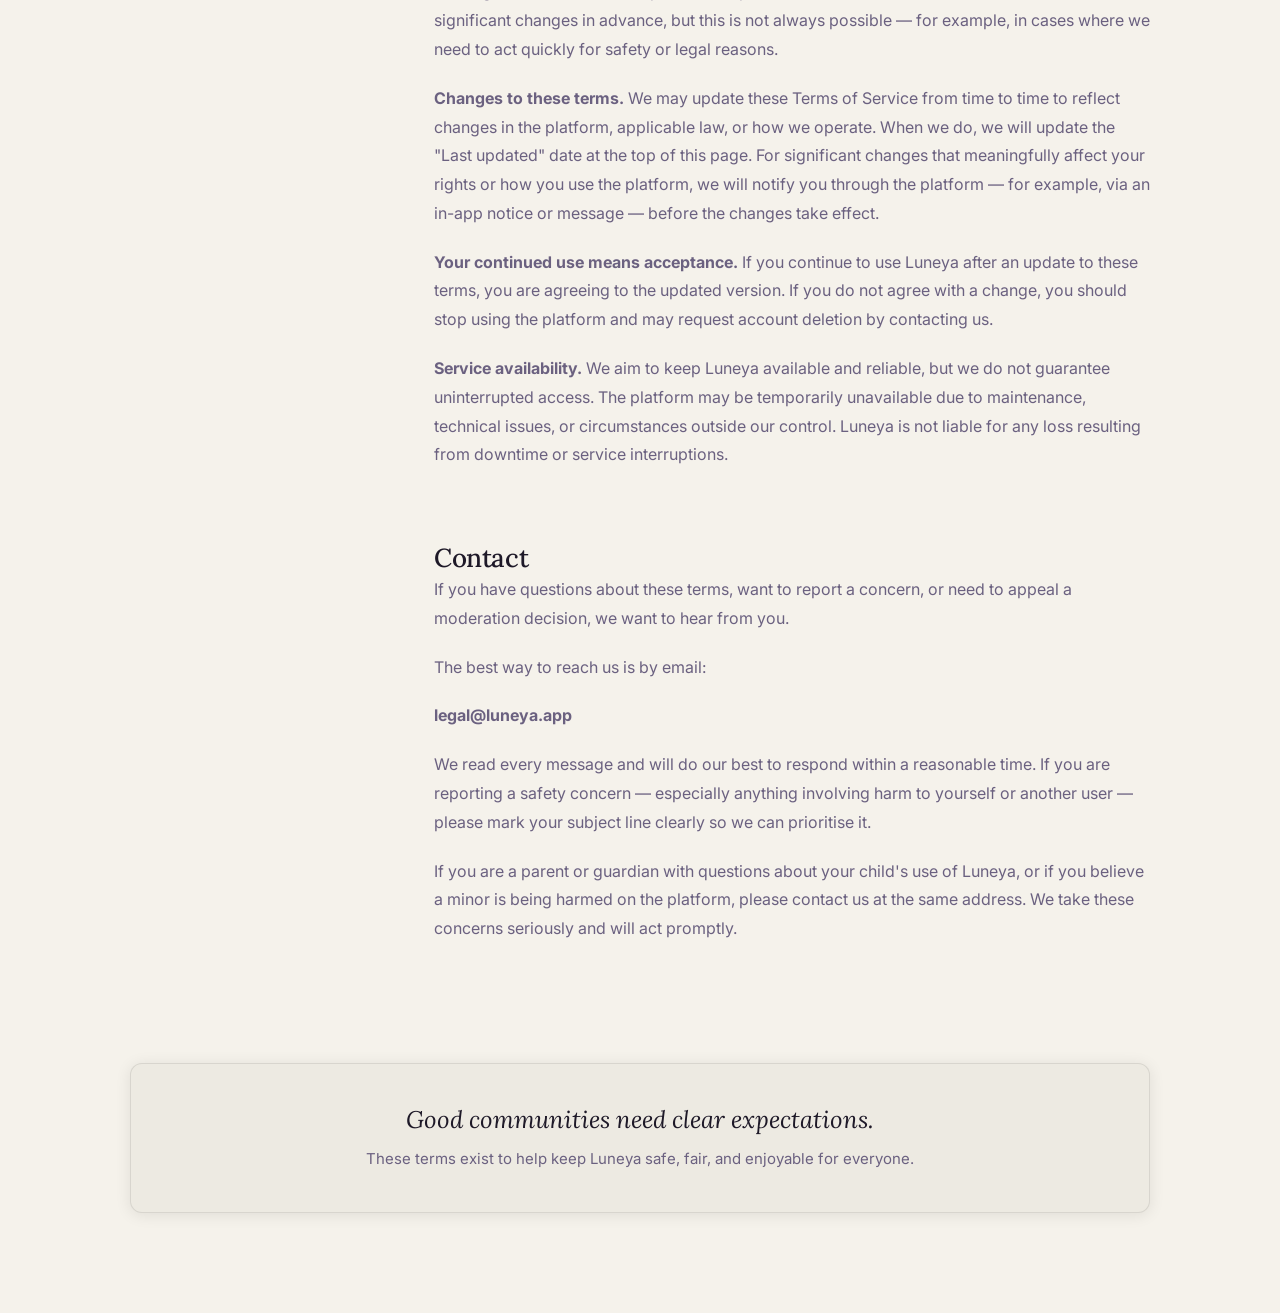
<file: terms_of_service.html>
<!DOCTYPE html>
<html lang="en" data-theme="dark">
<head>
    <meta charset="UTF-8">
    <meta name="viewport" content="width=device-width, initial-scale=1.0">
    <title>Terms of Service • Luneya</title>

    <link rel="stylesheet" href="style.css">

    <style>
        .safety-page {
            padding-top: 120px;
            padding-bottom: 100px;
        }

        .guide-header {
            margin-bottom: 60px;
        }

        .guide-header h1 {
            margin-bottom: 18px;
        }

        .guide-header p {
            color: var(--ink-2);
            max-width: 650px;
        }

        .guide-grid {
            display: flex;
            flex-direction: column;
            gap: 18px;
        }

        .guide-card {
            padding: 32px;
        }

        .guide-card h2 {
            margin-bottom: 14px;
        }

        .guide-card p {
            color: var(--ink-2);
            margin-bottom: 18px;
        }

        .guide-list {
            display: flex;
            flex-direction: column;
            gap: 12px;
        }

        .guide-item {
            display: flex;
            align-items: flex-start;
            gap: 12px;
            padding: 14px;
            background: var(--accent-subtle-2);
            border: 1px solid var(--border);
            border-radius: 10px;
        }

        .guide-item .material-symbols-outlined {
            color: var(--accent);
        }

        .guide-footer {
            margin-top: 48px;
            text-align: center;
            padding: 40px;
        }

        .guide-footer p:first-child {
            font-family: 'Lora', serif;
            font-size: 24px;
            font-style: italic;
            margin-bottom: 12px;
        }

        .back-link {
            display: inline-flex;
            align-items: center;
            gap: 8px;
            margin-bottom: 40px;
            text-decoration: none;
            color: var(--ink-2);
        }

        .back-link:hover {
            color: var(--ink);
        }

        /* ── Layout shell ── */
        .policy-layout {
            display: grid;
            grid-template-columns: 240px 1fr;
            gap: 64px;
            /* The grid itself doesn't scroll — children handle their own overflow */
            align-items: start;
        }

        /* ── Left nav: sticky, stops at viewport top offset ── */
        .policy-nav {
            position: sticky;
            top: 100px;                 /* sits just below the navbar */
            max-height: calc(100vh - 120px);
            overflow-y: auto;
            border-left: 1px solid var(--border);
            padding-left: 20px;
        }

        .policy-nav a {
            display: block;
            margin-bottom: 14px;
            text-decoration: none;
            color: var(--ink-2);
            font-size: 0.9rem;
            transition: color 0.15s ease, padding-left 0.15s ease;
        }

        .policy-nav a:hover {
            color: var(--ink);
        }

        .policy-nav a.active {
            color: var(--accent);
            padding-left: 8px;
            border-left: 2px solid var(--accent);
            margin-left: -21px;   /* pulls it flush against the existing border-left on .policy-nav */
            font-weight: 500;
        }

        /* ── Right content: scrolls normally with the page ── */
        .policy-content {
            /* No max-width cap — let it use the full remaining column */
            width: 100%;
        }

        .policy-section {
            margin-bottom: 72px;
        }

        .policy-section p,
        .policy-section li {
            color: var(--ink-2);
            line-height: 1.8;
        }

        /* paragraph breathing room — replaces the <br> tags */
        .policy-section p + p {
            margin-top: 20px;
        }

        .policy-section ul {
            margin-top: 16px;
            padding-left: 20px;
        }

        .policy-section li {
            margin-bottom: 10px;
        }

        /* ── Wide screens: expand the outer container ── */
        @media (min-width: 1280px) {
            .safety-page .container--narrow {
                max-width: 1100px;
                margin-inline: auto;
                padding-inline: 40px;
            }
        }

        /* ── Mobile: hide nav, full-width content ── */
        @media (max-width: 900px) {
            .policy-layout {
                grid-template-columns: 1fr;
                gap: 0;
            }

            .policy-nav {
                display: none;
            }
        }

        /* ── Scroll-to-top button: mobile only ── */
        #scroll-top {
            display: none;
        }

        @media (max-width: 900px) {
            #scroll-top {
                display: flex;
                align-items: center;
                justify-content: center;
                position: fixed;
                bottom: 28px;
                right: 20px;
                width: 44px;
                height: 44px;
                border-radius: 50%;
                background: var(--accent);
                color: #fff;
                border: none;
                cursor: pointer;
                box-shadow: 0 4px 16px rgba(0,0,0,0.25);
                opacity: 0;
                pointer-events: none;
                transform: translateY(8px);
                transition: opacity 0.2s ease, transform 0.2s ease;
                z-index: 999;
            }

            #scroll-top.visible {
                opacity: 1;
                pointer-events: auto;
                transform: translateY(0);
            }

            #scroll-top .material-symbols-outlined {
                font-size: 22px;
            }
        }
    </style>
</head>

<body>

<nav id="navbar" class="is-scrolled">
    <div class="container nav-inner">
        <a href="index.html" class="nav-logo">Luneya</a>

        <div class="nav-actions">
            <button id="theme-toggle">
                <span class="toggle-icon moon material-symbols-outlined">dark_mode</span>
                <span class="toggle-icon sun material-symbols-outlined">light_mode</span>
            </button>
        </div>
    </div>
</nav>

<main class="safety-page">

    <div class="container--narrow">

        <a href="index.html" class="back-link">
            <span class="material-symbols-outlined">arrow_back</span>
            Back to Luneya
        </a>

        <div class="guide-header">
            <span class="section-label t-label">Terms of Service</span>

            <h1 class="t-h1">
                The rules for using Luneya.
            </h1>

            <p class="t-body-lg">
                These terms explain what you can expect from Luneya,
                what we expect from users, and how the platform works.
            </p>

            <p class="t-body" style="margin-top:16px;">
                Last updated: June 2026
            </p>
        </div>

        <div class="policy-layout">

    <aside class="policy-nav">

        <a href="#agreement">Agreement</a>
        <a href="#eligibility">Eligibility</a>
        <a href="#accounts">Accounts</a>
        <a href="#acceptable-use">Acceptable Use</a>
        <a href="#content">User Content</a>
        <a href="#enforcement">Enforcement</a>
        <a href="#termination">Termination</a>
        <a href="#changes">Changes</a>
        <a href="#contact">Contact</a>

    </aside>

    <article class="policy-content">

        <section id="agreement" class="policy-section">

            <h2 class="t-h2">
                Agreement
            </h2>

            <p>
                By creating an account, logging in, or otherwise using Luneya — including browsing the platform without an account — you agree to be bound by these Terms of Service. Please read them carefully before using the platform.
            </p>

            <p>
                If you do not agree with any part of these terms, you should not create an account or use Luneya. Continuing to use the platform after any updates to these terms means you accept the updated version.
            </p>

            <p>
                These terms form a legal agreement between you (the user) and Luneya. They exist to define the rights and responsibilities of everyone on the platform, so that Luneya remains a safe, honest, and enjoyable space for teenagers. They are written in plain language intentionally — we want you to actually understand what you're agreeing to.
            </p>

            <p>
                If you are under 18, we strongly encourage you to read these terms with a parent or guardian and ask questions if anything is unclear.
            </p>

        </section>

        <section id="eligibility" class="policy-section">

            <h2 class="t-h2">
                Eligibility
            </h2>

            <p>
                Luneya is built specifically for teenagers between the ages of 13 and 17. It is not designed for adults, and adults are not permitted to create accounts or use the platform as regular users.
            </p>

            <ul>
                <li><strong>Minimum age:</strong> You must be at least 13 years old to create an account. This is required by law in many countries, including India and the United States, which restrict online services from collecting personal data from children under 13 without verifiable parental consent.</li>
                <li><strong>Maximum age:</strong> You must not be older than 17 at the time you register. If you turn 18 while using Luneya, your account may be reviewed and transitioned or removed in accordance with our policies at that time.</li>
                <li><strong>Accurate information:</strong> You must provide truthful and accurate information when creating your account, including your age and other details. Providing false information — especially about your age — is a violation of these terms and may result in immediate account removal.</li>
                <li><strong>One account per person:</strong> Each person may only hold one account on Luneya. Creating multiple accounts to circumvent restrictions or bans is not allowed.</li>
            </ul>

            <p>
                We take age eligibility seriously because the platform is designed with teenagers in mind. Features, content policies, and safety measures are all built around this specific age group. Adults are not permitted to use Luneya as regular users. Accounts found to belong to adults may be restricted, reviewed, or removed in accordance with our policies.
            </p>

            <p>
                Accounts found to be outside the eligible age range — whether under 13 or over 17 — will be suspended or permanently removed without prior notice.
            </p>

        </section>

        <section id="accounts" class="policy-section">

            <h2 class="t-h2">
                Accounts
            </h2>

            <p>
                Your account is yours, and you are responsible for everything that happens through it. Keeping it secure protects both you and others on the platform.
            </p>

            <ul>
                <li><strong>Keep your password secure:</strong> Use a strong, unique password and do not write it somewhere others can find it. If you think your account has been accessed without your permission, change your password immediately and reach out to us at <!-- TODO: placeholder email --> legal@luneya.app.</li>
                <li><strong>Do not share your account:</strong> Your account is personal to you. Sharing your login credentials with others — even close friends — means someone else can act on your behalf, post under your name, or make changes you did not intend. Shared accounts may be suspended.</li>
                <li><strong>Do not create accounts for others:</strong> You may not register an account in someone else's name, or help another person create an account in a way that misrepresents their identity or age.</li>
                <li><strong>Do not impersonate anyone:</strong> Your username, profile picture, and bio must not mislead others into thinking you are a real person, celebrity, influencer, or official brand that you are not. Creating a profile designed to deceive others is a violation of these terms.</li>
                <li><strong>Account transfers are not allowed:</strong> You cannot sell, gift, or transfer your account to another person. If you no longer want to use Luneya, you may request account deletion by contacting us.</li>
            </ul>

            <p>
                Luneya reserves the right to suspend or terminate accounts that appear to be compromised, shared, or used in ways that violate these terms — even if the original account holder did not personally initiate those actions. If your account is ever used by someone else due to your own failure to keep it secure, you remain responsible for the consequences.
            </p>

        </section>

        <section id="acceptable-use" class="policy-section">

            <h2 class="t-h2">
                Acceptable Use
            </h2>

            <p>
                Luneya is a space for real expression, connection, and conversation among teenagers. To keep it that way, certain behaviours are not allowed on the platform. This section explains what is off-limits and why.
            </p>

            <ul>
                <li><strong>No harassment or bullying:</strong> You may not target, intimidate, threaten, or repeatedly bother another user in ways that are unwanted or harmful. This includes sending hostile messages, spreading false information about someone, publicly humiliating others, or encouraging other users to pile on against a specific person.</li>
                <li><strong>No spam:</strong> You may not send mass unsolicited messages, post the same content repeatedly, or use the platform to flood other users with irrelevant or promotional content. This includes automated or scripted activity.</li>
                <li><strong>No scams or fraud:</strong> You may not deceive users for personal gain — whether through fake giveaways, phishing links, impersonation for financial purposes, or any other dishonest scheme.</li>
                <li><strong>No impersonation:</strong> You may not pretend to be another person, whether a real individual or a fictional character, in a way that misleads others. Parody accounts that are clearly labelled as such are treated differently, but any profile designed to deceive is not permitted.</li>
                <li><strong>No sexually explicit content:</strong> Luneya is built for teenagers. Any content that is sexually explicit, graphic, or that sexualises minors in any way is strictly prohibited and may be reported to law enforcement.</li>
                <li><strong>No attempts to bypass safety measures:</strong> You may not reverse-engineer, disable, exploit, or attempt to work around any safety features, content filters, reporting systems, or restrictions on the platform. This includes using third-party tools or scripts to do so.</li>
                <li><strong>No content that endangers others:</strong> You may not post, share, or promote content that encourages self-harm, eating disorders, substance abuse, or other behaviours that could put users at risk.</li>
                <li><strong>No illegal activity:</strong> You may not use Luneya to facilitate any activity that is illegal under applicable law, including but not limited to sharing illegal content, coordinating criminal activity, or violating another person's intellectual property rights.</li>
            </ul>

            <p>
                These rules are not exhaustive. Luneya may take action against any behaviour that it determines — in its reasonable judgement — to be harmful, disruptive, or contrary to the spirit of the platform, even if not explicitly listed here.
            </p>

        </section>

        <section id="content" class="policy-section">

            <h2 class="t-h2">
                User Content
            </h2>

            <p>
                Anything you write, post, or share on Luneya — including text posts, replies, profile information, and usernames — is referred to as "user content." Here is how ownership and permissions work.
            </p>

            <p>
                <strong>You own your content.</strong> Creating something on Luneya does not transfer ownership to us. The words you write and ideas you share remain yours.
            </p>

            <p>
                <strong>What you give us permission to do.</strong> By posting content on Luneya, you grant us a limited, non-exclusive licence to display, store, process, and distribute that content as necessary to operate the platform. For example, when you write a post, we need to store it on our servers and show it to other users — that requires this licence. This permission exists only for as long as the content is on the platform. If you delete your content, we will remove it from active display. Some residual copies may remain temporarily in backups, but these are not actively used.
            </p>

            <p>
                <strong>We will not sell your content.</strong> Luneya does not sell your posts or personal content to advertisers, data brokers, or any third parties.
            </p>

            <p>
                <strong>You are responsible for what you post.</strong> You confirm that any content you share does not violate anyone else's rights, does not contain false or defamatory statements, and complies with these Terms of Service and applicable law. If your content infringes on someone else's intellectual property, you may be held responsible.
            </p>

            <p>
                <strong>Content we may remove.</strong> Luneya reserves the right to remove any content that violates these terms, is flagged by other users and reviewed by our team, or is otherwise deemed harmful to the community — without prior notice.
            </p>

        </section>

        <section id="enforcement" class="policy-section">

            <h2 class="t-h2">
                Enforcement
            </h2>

            <p>
                When users violate these Terms of Service, Luneya may take moderation action. The type of action depends on the nature and severity of the violation, and whether it is a first offence or a pattern of behaviour.
            </p>

            <ul>
                <li><strong>Warnings:</strong> For minor or first-time violations, we may issue a warning that explains what went wrong and what behaviour is expected going forward. Warnings are noted on your account.</li>
                <li><strong>Feature restrictions:</strong> We may temporarily or permanently restrict access to specific features — such as messaging, posting, or commenting — if those features are being misused.</li>
                <li><strong>Temporary suspension:</strong> For more serious violations, your account may be suspended for a defined period. During a suspension, you will not be able to log in or access the platform. The suspension period depends on the severity of the violation.</li>
                <li><strong>Permanent account removal:</strong> Repeated or severe violations may result in your account being permanently removed. This is irreversible, and any content associated with your account will be deleted.</li>
            </ul>

            <p>
                <strong>Serious violations may lead to immediate action.</strong> Some behaviours — including but not limited to sharing content that sexualises minors, making credible threats of violence, or attempting to exploit the platform's systems — may result in immediate suspension or permanent removal without a prior warning.
            </p>

            <p>
                <strong>Reporting to authorities.</strong> In cases where content or behaviour may constitute a criminal offence — particularly where child safety is involved — Luneya may report the matter to relevant law enforcement or child safety organisations.
            </p>

            <p>
                <strong>Appeals.</strong> If you believe a moderation action was taken in error, you may contact us at <!-- TODO: placeholder email --> legal@luneya.app to request a review. We will consider appeals on a case-by-case basis, but cannot guarantee the reversal of any decision.
            </p>

        </section>

        <section id="termination" class="policy-section">

            <h2 class="t-h2">
                Termination of Account
            </h2>

            <p>
                You are free to stop using Luneya at any time. If you decide the platform is not for you, you can simply stop — or request a full account deletion, which will remove your profile, posts, and associated data from our systems. You can do this from account settings or by emailing us directly.
            </p>

            <p>
                <strong>Account deletion requests.</strong> When you request deletion, we will remove your personal information and content from active systems within a reasonable period. Because Luneya is an independently run platform, deletions are handled manually — we aim to process requests within 7 days. You will receive a confirmation once it is done.
            </p>

            <p>
                <strong>When Luneya may terminate an account.</strong> We may suspend or permanently terminate accounts in cases where:
            </p>

            <ul>
                <li><strong>Terms of Service are violated:</strong> Accounts that repeatedly or seriously breach these terms — including the Acceptable Use rules — may be removed. This applies whether the violation is a single severe incident or a pattern of smaller ones.</li>
                <li><strong>Safety risks are created:</strong> If an account poses a credible risk to the safety of other users or to the integrity of the platform — for example, through threats, harassment, or attempts to exploit other users — we may act quickly to suspend or remove it.</li>
                <li><strong>False information was provided:</strong> If we determine that an account was created using false or misleading information — particularly regarding age — the account may be removed without prior warning.</li>
                <li><strong>The user is no longer eligible:</strong> If a user ages out of the 13–17 eligibility window, their account may be reviewed and restricted or removed in accordance with our eligibility policy.</li>
            </ul>

            <p>
                <strong>What happens to your data after termination.</strong> When an account is terminated — whether by you or by us — most of your data is removed from active systems. However, certain records may be retained for a limited period for legal, safety, or moderation purposes. For example, if an account was involved in a safety investigation or a report made by another user, relevant records may be kept as part of that process. This retention is not indefinite, and data is not used for any purpose beyond what is necessary.
            </p>

            <p>
                <strong>Notification.</strong> Where possible, we will notify you of a termination decision and the reason behind it. In cases involving serious safety concerns or severe violations, we may act without prior notice.
            </p>

        </section>

        <section id="changes" class="policy-section">

            <h2 class="t-h2">
                Changes To The Service
            </h2>

            <p>
                Luneya is an evolving platform. As we learn what works and what doesn't, we will adjust, improve, and occasionally remove features. This section explains how we handle those changes.
            </p>

            <p>
                <strong>Changes to features and functionality.</strong> Luneya may at any time add new features, modify existing ones, or discontinue parts of the platform. We will do our best to communicate significant changes in advance, but this is not always possible — for example, in cases where we need to act quickly for safety or legal reasons.
            </p>

            <p>
                <strong>Changes to these terms.</strong> We may update these Terms of Service from time to time to reflect changes in the platform, applicable law, or how we operate. When we do, we will update the "Last updated" date at the top of this page. For significant changes that meaningfully affect your rights or how you use the platform, we will notify you through the platform — for example, via an in-app notice or message — before the changes take effect.
            </p>

            <p>
                <strong>Your continued use means acceptance.</strong> If you continue to use Luneya after an update to these terms, you are agreeing to the updated version. If you do not agree with a change, you should stop using the platform and may request account deletion by contacting us.
            </p>

            <p>
                <strong>Service availability.</strong> We aim to keep Luneya available and reliable, but we do not guarantee uninterrupted access. The platform may be temporarily unavailable due to maintenance, technical issues, or circumstances outside our control. Luneya is not liable for any loss resulting from downtime or service interruptions.
            </p>

        </section>

        <section id="contact" class="policy-section">

            <h2 class="t-h2">
                Contact
            </h2>

            <p>
                If you have questions about these terms, want to report a concern, or need to appeal a moderation decision, we want to hear from you.
            </p>

            <p>
                The best way to reach us is by email:
            </p>

            <!-- TODO: placeholder email — replace once luneya.app domain is live -->
            <p>
                <strong>legal@luneya.app</strong>
            </p>

            <p>
                We read every message and will do our best to respond within a reasonable time. If you are reporting a safety concern — especially anything involving harm to yourself or another user — please mark your subject line clearly so we can prioritise it.
            </p>

            <p>
                If you are a parent or guardian with questions about your child's use of Luneya, or if you believe a minor is being harmed on the platform, please contact us at the same address. We take these concerns seriously and will act promptly.
            </p>

        </section>

    </article>

</div>

       <div class="card card--raised guide-footer">
            <p>
                Good communities need clear expectations.
            </p>

            <span class="t-body" style="color: var(--ink-2);">
                These terms exist to help keep Luneya safe, fair, and enjoyable for everyone.
            </span>
        </div>

    </div>

</main>

<button id="scroll-top" aria-label="Scroll to top">
    <span class="material-symbols-outlined">arrow_upward</span>
</button>

<script>
const themeToggle = document.getElementById('theme-toggle');

const savedTheme =
    localStorage.getItem('theme') ||
    (window.matchMedia('(prefers-color-scheme: dark)').matches
        ? 'dark'
        : 'light');

document.documentElement.setAttribute(
    'data-theme',
    savedTheme
);

themeToggle.addEventListener('click', () => {
    const current =
        document.documentElement.getAttribute('data-theme');

    const next =
        current === 'dark' ? 'light' : 'dark';

    document.documentElement.setAttribute(
        'data-theme',
        next
    );

    localStorage.setItem('theme', next);
});

// Scroll-spy: highlight the nav link for the section currently in view
(function () {
    const navLinks = document.querySelectorAll('.policy-nav a');
    const sections = Array.from(navLinks).map(link => {
        const id = link.getAttribute('href').slice(1);
        return document.getElementById(id);
    }).filter(Boolean);

    function onScroll() {
        // Find the last section whose top edge is at or above the 30% viewport mark
        const threshold = window.scrollY + window.innerHeight * 0.3;
        let active = sections[0];

        for (const section of sections) {
            if (section.offsetTop <= threshold) {
                active = section;
            }
        }

        navLinks.forEach(link => {
            const isActive = link.getAttribute('href') === '#' + active.id;
            link.classList.toggle('active', isActive);
        });
    }

    window.addEventListener('scroll', onScroll, { passive: true });
    onScroll(); // run once on load
})();

// Scroll-to-top button
const scrollBtn = document.getElementById('scroll-top');

if (scrollBtn) {
    window.addEventListener('scroll', () => {
        if (window.scrollY > 300) {
            scrollBtn.classList.add('visible');
        } else {
            scrollBtn.classList.remove('visible');
        }
    });

    scrollBtn.addEventListener('click', () => {
        window.scrollTo({ top: 0, behavior: 'smooth' });
    });
}
</script>

</body>
</html>
</file>
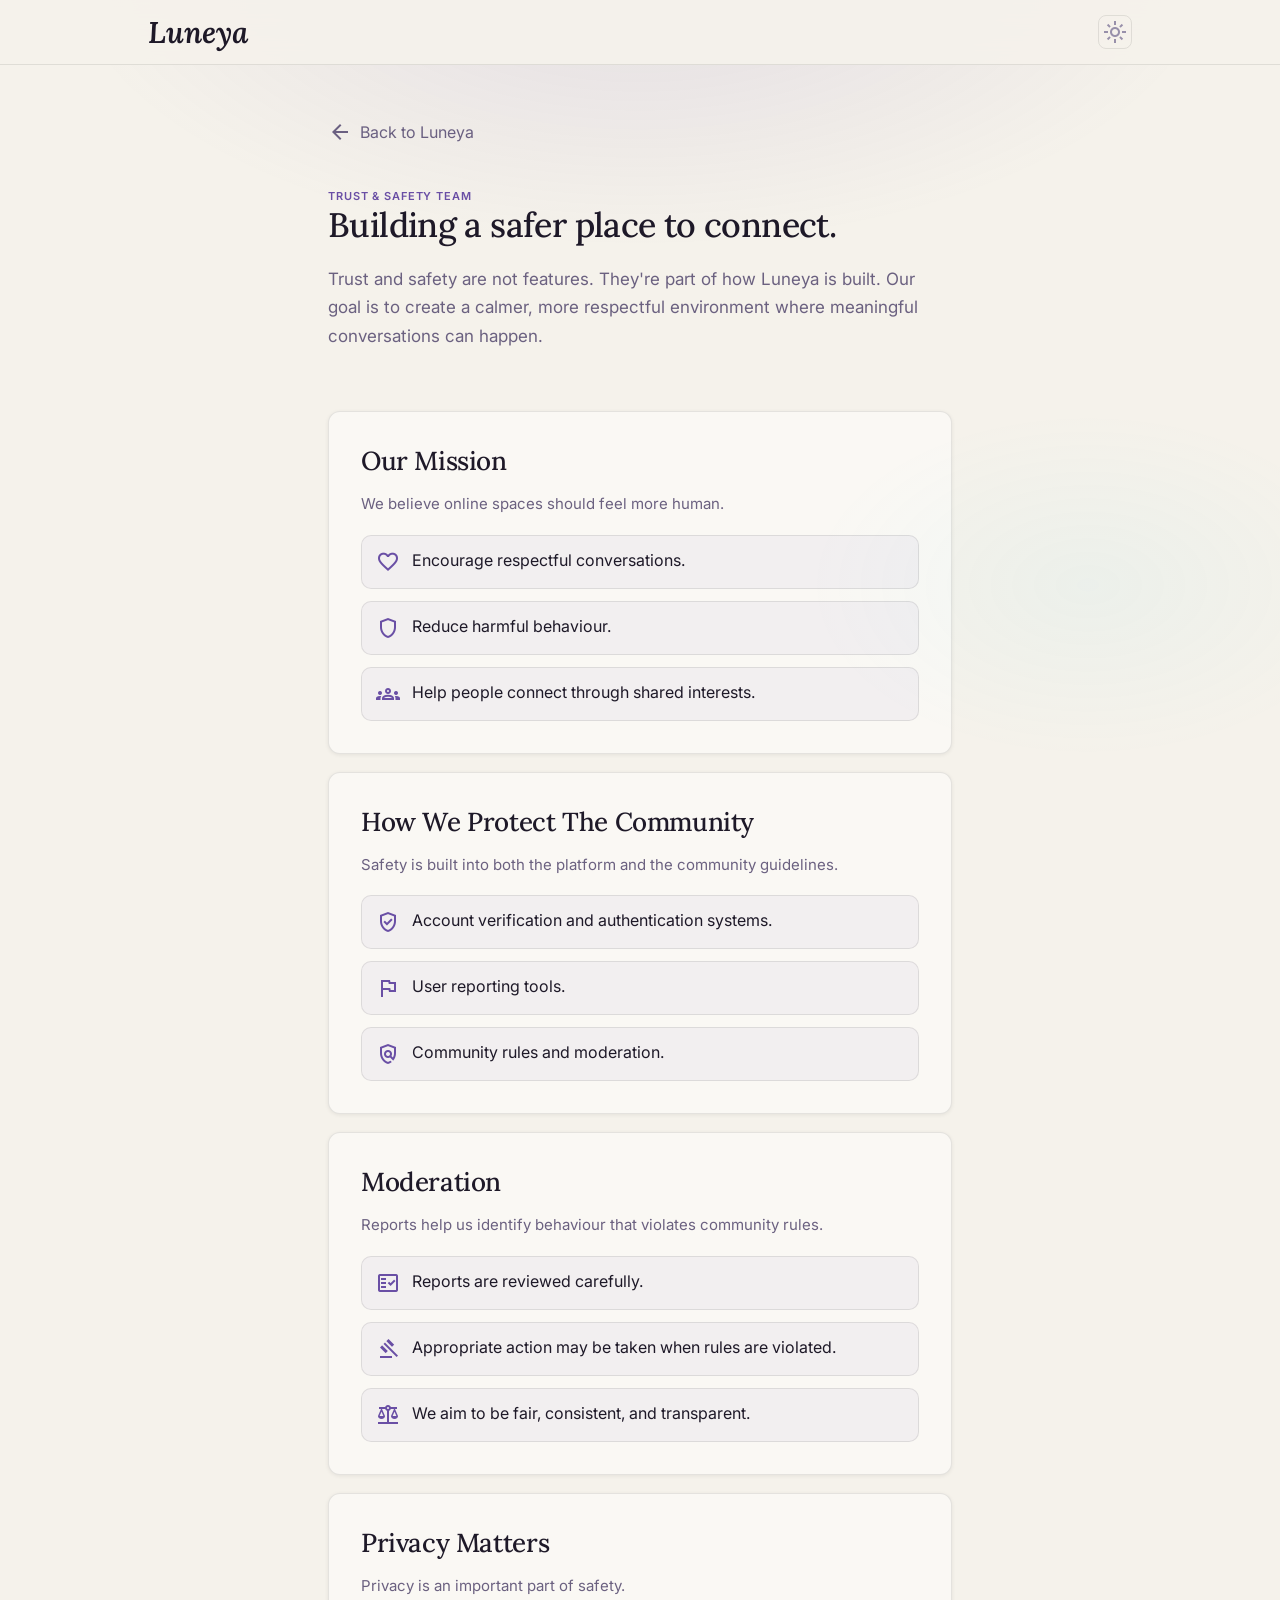
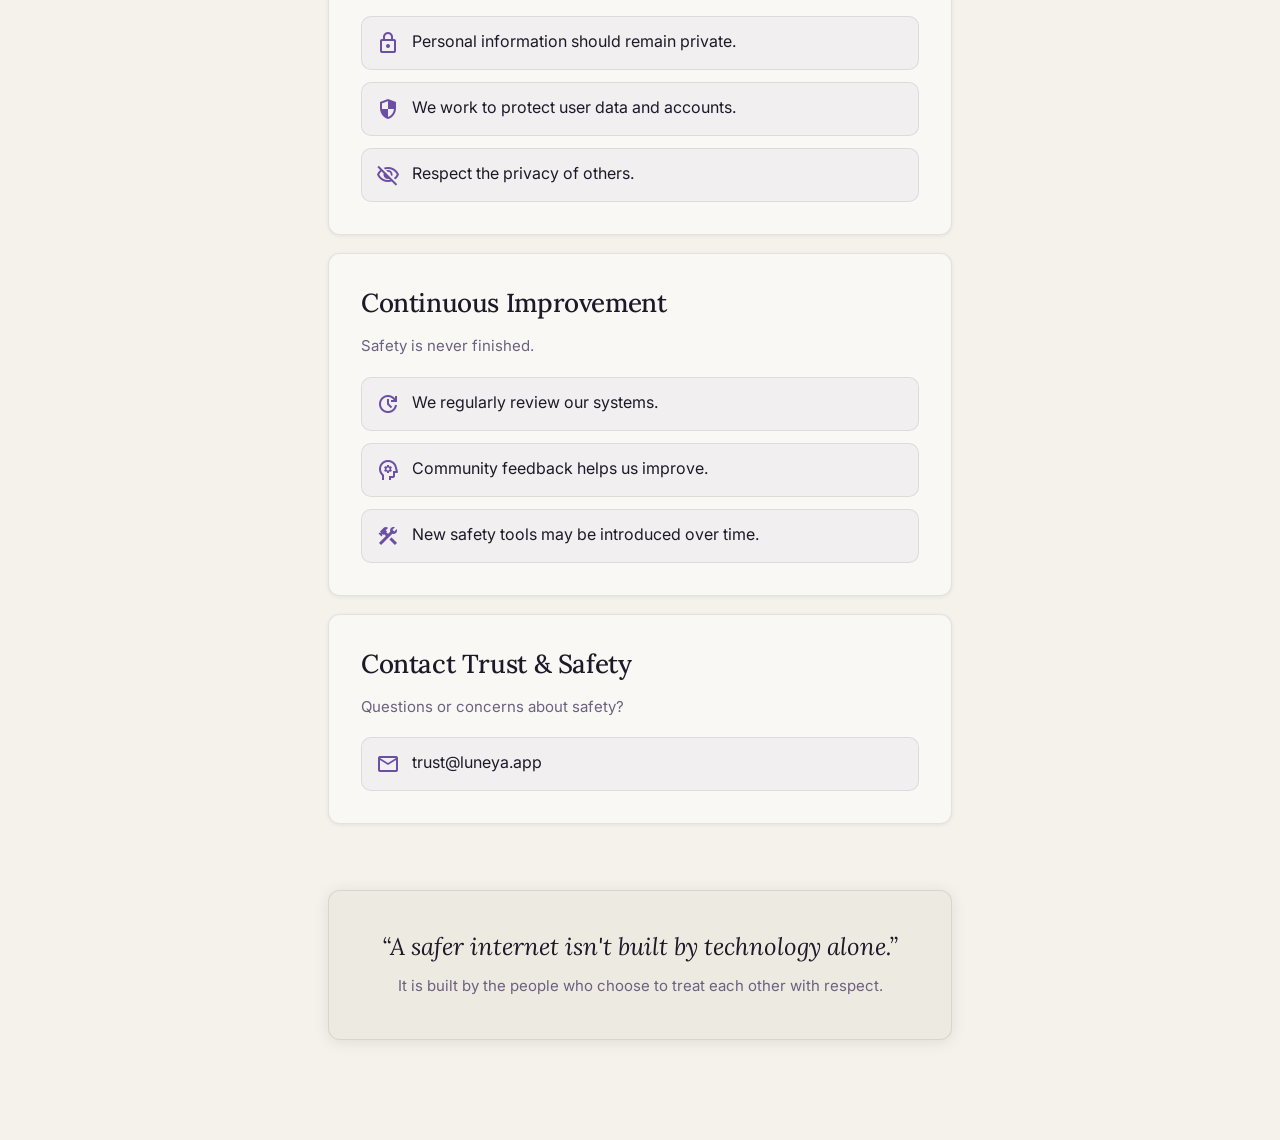
<file: trust_safety_team.html>
<!DOCTYPE html>
<html lang="en" data-theme="dark">
<head>
    <meta charset="UTF-8">
    <meta name="viewport" content="width=device-width, initial-scale=1.0">
    <title>Trust & Safety Team • Luneya</title>

    <link rel="stylesheet" href="style.css">

    <style>
        .safety-page {
            padding-top: 120px;
            padding-bottom: 100px;
        }

        .guide-header {
            margin-bottom: 60px;
        }

        .guide-header h1 {
            margin-bottom: 18px;
        }

        .guide-header p {
            color: var(--ink-2);
            max-width: 650px;
        }

        .guide-grid {
            display: flex;
            flex-direction: column;
            gap: 18px;
        }

        .guide-card {
            padding: 32px;
        }

        .guide-card h2 {
            margin-bottom: 14px;
        }

        .guide-card p {
            color: var(--ink-2);
            margin-bottom: 18px;
        }

        .guide-list {
            display: flex;
            flex-direction: column;
            gap: 12px;
        }

        .guide-item {
            display: flex;
            align-items: flex-start;
            gap: 12px;
            padding: 14px;
            background: var(--accent-subtle-2);
            border: 1px solid var(--border);
            border-radius: 10px;
        }

        .guide-item .material-symbols-outlined {
            color: var(--accent);
        }

        .guide-footer {
            margin-top: 48px;
            text-align: center;
            padding: 40px;
        }

        .guide-footer p:first-child {
            font-family: 'Lora', serif;
            font-size: 24px;
            font-style: italic;
            margin-bottom: 12px;
        }

        .back-link {
            display: inline-flex;
            align-items: center;
            gap: 8px;
            margin-bottom: 40px;
            text-decoration: none;
            color: var(--ink-2);
        }

        .back-link:hover {
            color: var(--ink);
        }
    </style>
</head>

<body>

<nav id="navbar" class="is-scrolled">
    <div class="container nav-inner">
        <a href="index.html" class="nav-logo">Luneya</a>

        <div class="nav-actions">
            <button id="theme-toggle">
                <span class="toggle-icon moon material-symbols-outlined">dark_mode</span>
                <span class="toggle-icon sun material-symbols-outlined">light_mode</span>
            </button>
        </div>
    </div>
</nav>

<main class="safety-page">

    <div class="container--narrow">

        <a href="index.html" class="back-link">
            <span class="material-symbols-outlined">arrow_back</span>
            Back to Luneya
        </a>

        <div class="guide-header">
            <span class="section-label t-label">Trust & Safety Team</span>

            <h1 class="t-h1">
                Building a safer place to connect.
            </h1>

            <p class="t-body-lg">
                <p class="t-body-lg">
                     Trust and safety are not features. They're part of how Luneya is built.
                    Our goal is to create a calmer, more respectful environment where
                    meaningful conversations can happen.
                </p>
            </p>
        </div>

        <div class="guide-grid">
            <div class="guide-grid">

<div class="guide-grid">
    <div class="card guide-card">
    <h2 class="t-h2">Our Mission</h2>

    <p class="t-body">
        We believe online spaces should feel more human.
    </p>

    <div class="guide-list">
        <div class="guide-item">
            <span class="material-symbols-outlined">favorite</span>
            Encourage respectful conversations.
        </div>

        <div class="guide-item">
            <span class="material-symbols-outlined">shield</span>
            Reduce harmful behaviour.
        </div>

        <div class="guide-item">
            <span class="material-symbols-outlined">groups</span>
            Help people connect through shared interests.
        </div>
    </div>
</div>

<div class="card guide-card">
    <h2 class="t-h2">How We Protect The Community</h2>

    <p class="t-body">
        Safety is built into both the platform and the community guidelines.
    </p>

    <div class="guide-list">
        <div class="guide-item">
            <span class="material-symbols-outlined">verified_user</span>
            Account verification and authentication systems.
        </div>

        <div class="guide-item">
            <span class="material-symbols-outlined">flag</span>
            User reporting tools.
        </div>

        <div class="guide-item">
            <span class="material-symbols-outlined">policy</span>
            Community rules and moderation.
        </div>
    </div>
</div>

<div class="card guide-card">
    <h2 class="t-h2">Moderation</h2>

    <p class="t-body">
        Reports help us identify behaviour that violates community rules.
    </p>

    <div class="guide-list">
        <div class="guide-item">
            <span class="material-symbols-outlined">fact_check</span>
            Reports are reviewed carefully.
        </div>

        <div class="guide-item">
            <span class="material-symbols-outlined">gavel</span>
            Appropriate action may be taken when rules are violated.
        </div>

        <div class="guide-item">
            <span class="material-symbols-outlined">balance</span>
            We aim to be fair, consistent, and transparent.
        </div>
    </div>
</div>

<div class="card guide-card">
    <h2 class="t-h2">Privacy Matters</h2>

    <p class="t-body">
        Privacy is an important part of safety.
    </p>

    <div class="guide-list">
        <div class="guide-item">
            <span class="material-symbols-outlined">lock</span>
            Personal information should remain private.
        </div>

        <div class="guide-item">
            <span class="material-symbols-outlined">security</span>
            We work to protect user data and accounts.
        </div>

        <div class="guide-item">
            <span class="material-symbols-outlined">visibility_off</span>
            Respect the privacy of others.
        </div>
    </div>
</div>

<div class="card guide-card">
    <h2 class="t-h2">Continuous Improvement</h2>

    <p class="t-body">
        Safety is never finished.
    </p>

    <div class="guide-list">
        <div class="guide-item">
            <span class="material-symbols-outlined">update</span>
            We regularly review our systems.
        </div>

        <div class="guide-item">
            <span class="material-symbols-outlined">psychology</span>
            Community feedback helps us improve.
        </div>

        <div class="guide-item">
            <span class="material-symbols-outlined">construction</span>
            New safety tools may be introduced over time.
        </div>
    </div>
</div>

<div class="card guide-card">
    <h2 class="t-h2">Contact Trust & Safety</h2>

    <p class="t-body">
        Questions or concerns about safety?
    </p>

    <div class="guide-list">
        <div class="guide-item">
            <span class="material-symbols-outlined">mail</span>
            trust@luneya.app
        </div>
    </div>
</div>

<div class="card card--raised guide-footer">
    <p>
        “A safer internet isn't built by technology alone.”
    </p>

    <span class="t-body" style="color: var(--ink-2);">
        It is built by the people who choose to treat each other with respect.
    </span>
</div>
</main>

<script>
const themeToggle = document.getElementById('theme-toggle');

const savedTheme =
    localStorage.getItem('theme') ||
    (window.matchMedia('(prefers-color-scheme: dark)').matches
        ? 'dark'
        : 'light');

document.documentElement.setAttribute(
    'data-theme',
    savedTheme
);

themeToggle.addEventListener('click', () => {
    const current =
        document.documentElement.getAttribute('data-theme');

    const next =
        current === 'dark' ? 'light' : 'dark';

    document.documentElement.setAttribute(
        'data-theme',
        next
    );

    localStorage.setItem('theme', next);
});
</script>

</body>
</html>
</file>
<file: style.css>
/* ============================================================
   LUNEYA — DESIGN SYSTEM
   Visual: Version B (Figma)  |  Content: Version A (HTML)
   ============================================================ */

/* ── FONTS ──────────────────────────────────────────────── */
@import url('https://fonts.googleapis.com/css2?family=Lora:ital,wght@0,400;0,500;0,600;1,400;1,500;1,600&family=Inter:wght@300;400;500;600&display=swap');
@import url('https://fonts.googleapis.com/css2?family=Material+Symbols+Outlined:wght,FILL@100..700,0..1&display=swap');

/* ── THEME: LIGHT ───────────────────────────────────────── */
:root,
[data-theme="light"] {
  --bg:             #f5f2eb;
  --surface:        #faf8f4;
  --surface-2:      #edeae2;
  --surface-3:      #e3e0d6;

  --ink:            #1e1928;
  --ink-2:          #6b6180;  
  --ink-3:          #9890aa;

  --accent:         #6a4fa5;
  --accent-dim:     #52389a;
  --accent-subtle:  rgba(100, 75, 165, 0.1);
  --accent-subtle-2:rgba(100, 75, 165, 0.05);

  --border:         rgba(0, 0, 0, 0.09);
  --border-2:       rgba(100, 75, 165, 0.22);
  --border-3:       rgba(100, 75, 165, 0.38);

  --shadow-sm:      0 1px 4px rgba(0,0,0,0.07);
  --shadow:         0 2px 16px rgba(0,0,0,0.09);
  --shadow-lg:      0 8px 48px rgba(0,0,0,0.13);

  --bubble-them:    #edeae2;
  --bubble-me:      #6a4fa5;
  --bubble-me-text: #ffffff;
  --positive:       #2e7d52;
  --btn-text:       #ffffff;
  --error:          #d93025;

  --nav-bg:         rgba(245, 242, 235, 0.94);
  --footer-bg:      #ede9e1;

  --safe:           #0070a0;
  --safe-subtle:    rgba(0, 112, 160, 0.1);
  --safe-text:      #0070a0;

  --grad-text:      linear-gradient(135deg, #6a4fa5 0%, #52389a 60%, #3d1e90 100%);
  --grad-cta:       linear-gradient(135deg, #7a5cbe 0%, #5a36a8 100%);

  --glow-accent:    rgba(100, 75, 165, 0.12);
  --glow-sm:        rgba(100, 75, 165, 0.06);
}

/* ── THEME: DARK ────────────────────────────────────────── */
[data-theme="dark"] {
  --bg:             #1e1b18;
  --surface:        #26221f;
  --surface-2:      #2e2925;
  --surface-3:      #38322d;

  --ink:            #f5f2eb;
  --ink-2:          #c8c2b8;
  --ink-3:          #9c958b;

  --accent:         #b79be8;
  --accent-dim:     #9d7bdc;
  --accent-subtle:  rgba(183, 155, 232, 0.14);
  --accent-subtle-2:rgba(183, 155, 232, 0.07);

  --border:         rgba(255, 255, 255, 0.08);
  --border-2:       rgba(183, 155, 232, 0.22);
  --border-3:       rgba(183, 155, 232, 0.38);

  --shadow-sm:      0 1px 4px rgba(0,0,0,0.28);
  --shadow:         0 4px 20px rgba(0,0,0,0.38);
  --shadow-lg:      0 12px 56px rgba(0,0,0,0.5);

  --bubble-them:    #2b2622;
  --bubble-me:      #5d4695;
  --bubble-me-text: #ffffff;

  --positive:       #6fc08f;
  --btn-text:       #ffffff;
  --error:          #ff6b6b;

  --nav-bg:         rgba(30, 27, 24, 0.94);
  --footer-bg:      #26221f;

  --safe:           #4cd7f6;
  --safe-subtle:    rgba(76, 215, 246, 0.1);
  --safe-text:      #4cd7f6;

  --grad-text:      linear-gradient(135deg, #c4aaf0 0%, #9b77d8 60%, #7c52c8 100%);
  --grad-cta:       linear-gradient(135deg, #a37ee8 0%, #7c52c8 100%);

  --glow-accent:    rgba(180, 148, 240, 0.15);
  --glow-sm:        rgba(180, 148, 240, 0.08);
}

/* ── EASING ─────────────────────────────────────────────── */
:root {
  --ease-out:   cubic-bezier(0.22, 1, 0.36, 1);
  --ease-spring:cubic-bezier(0.16, 1, 0.3, 1);
  --nav-h:      64px;
}

/* ── TRANSITIONS ────────────────────────────────────────── */
*,*::before,*::after {
  box-sizing: border-box;
  margin: 0;
  padding: 0;
}

/* --------blur-------*/
.reveal {
  opacity: 0;
  transform: translateY(50px);
  filter: blur(30px);
  transition:
    opacity 0.9s cubic-bezier(0.22, 1, 0.36, 1),
    transform 0.9s cubic-bezier(0.16, 1, 0.3, 1),
    filter 0.9s ease;
  will-change: opacity, transform, filter;
}

.reveal.visible {
  opacity: 1;
  transform: translateY(0);
  filter: blur(0);
}

/* Smooth theme transitions on key properties */
body, nav, footer, section, .card, .btn, input {
  transition: background-color 0.3s ease, border-color 0.3s ease, color 0.3s ease, box-shadow 0.3s ease;
}

/* ── BASE ───────────────────────────────────────────────── */
html {
  scroll-behavior: smooth;
  scroll-padding-top: calc(var(--nav-h) + 24px);
}

body {
  font-family: 'Inter', system-ui, sans-serif;
  background-color: var(--bg);
  color: var(--ink);
  min-height: 100vh;
  overflow-x: hidden;
  -webkit-font-smoothing: antialiased;
  -moz-osx-font-smoothing: grayscale;
}

/* Subtle ambient gradient on body */
body::before {
  content: '';
  position: fixed;
  inset: 0;
  background:
    radial-gradient(ellipse 70% 50% at 50% -5%, var(--glow-accent) 0%, transparent 65%),
    radial-gradient(ellipse 40% 35% at 85% 65%, rgba(76,215,246,0.05) 0%, transparent 55%);
  pointer-events: none;
  z-index: 0;
}

/* ── TYPOGRAPHY ─────────────────────────────────────────── */
/* Display (hero h1) — Version B uses Lora italic */
.t-display {
  font-family: 'Lora', Georgia, serif;
  font-size: clamp(32px, 5.5vw, 54px);
  font-weight: 400;
  line-height: 1.12;
  letter-spacing: -0.025em;
  font-style: italic;
}

/* Section headings — Lora, upright */
.t-h1 {
  font-family: 'Lora', Georgia, serif;
  font-size: clamp(22px, 3vw, 34px);
  font-weight: 500;
  line-height: 1.25;
  letter-spacing: -0.018em;
}

.t-h2 {
  font-family: 'Lora', Georgia, serif;
  font-size: clamp(18px, 2.2vw, 26px);
  font-weight: 500;
  line-height: 1.3;
  letter-spacing: -0.015em;
}

/* Sub-headings and card titles — Inter */
.t-h3 {
  font-family: 'Inter', system-ui, sans-serif;
  font-size: 16px;
  font-weight: 600;
  line-height: 1.4;
  letter-spacing: -0.005em;
}

.t-h4 {
  font-family: 'Inter', system-ui, sans-serif;
  font-size: 14px;
  font-weight: 600;
  line-height: 1.4;
}

/* Body sizes */
.t-body-lg {
  font-size: 17px;
  font-weight: 400;
  line-height: 1.7;
}

.t-body {
  font-size: 15px;
  font-weight: 400;
  line-height: 1.65;
}

.t-body-sm {
  font-size: 14px;
  font-weight: 400;
  line-height: 1.6;
}

.t-caption {
  font-size: 13px;
  font-weight: 400;
  line-height: 1.5;
}

.t-label {
  font-family: 'Inter', system-ui, sans-serif;
  font-size: 11px;
  font-weight: 600;
  letter-spacing: 0.08em;
  text-transform: uppercase;
}

/* ── GRADIENT TEXT ──────────────────────────────────────── */
.grad-text {
  background: var(--grad-text);
  -webkit-background-clip: text;
  -webkit-text-fill-color: transparent;
  background-clip: text;
}

/* ── LAYOUT ─────────────────────────────────────────────── */
.container {
  width: 100%;
  max-width: 1080px;
  margin: 0 auto;
  padding: 0 clamp(20px, 4vw, 48px);
}

.container--narrow {
  max-width: 720px;
  margin: 0 auto;
  padding: 0 clamp(20px, 4vw, 48px);
}

section { position: relative; z-index: 1; }

/* ── CARD ───────────────────────────────────────────────── */
.card {
  background: var(--surface);
  border: 1px solid var(--border);
  border-radius: 12px;
  box-shadow: var(--shadow-sm);
  transition: background 0.3s ease, border-color 0.3s ease, box-shadow 0.3s ease, transform 0.25s ease;
}

.card:hover {
  box-shadow: var(--shadow);
}

.card--raised {
  background: var(--surface-2);
  box-shadow: var(--shadow);
}

.card--interactive:hover {
  transform: translateY(-2px);
  box-shadow: var(--shadow-lg);
}

/* ── BUTTONS ────────────────────────────────────────────── */
.btn {
  display: inline-flex;
  align-items: center;
  justify-content: center;
  gap: 6px;
  font-family: 'Inter', system-ui, sans-serif;
  font-size: 14px;
  font-weight: 600;
  cursor: pointer;
  border-radius: 8px;
  text-decoration: none;
  transition: opacity 0.15s ease, transform 0.15s ease, border-color 0.15s ease, color 0.15s ease;
  white-space: nowrap;
}

.btn:hover { transform: translateY(-1px); }
.btn:active { transform: translateY(0); }

.btn-primary {
  background: var(--accent);
  color: var(--btn-text);
  border: none;
  padding: 10px 20px;
}
.btn-primary:hover { opacity: 0.88; }

.btn-ghost {
  background: transparent;
  color: var(--ink-2);
  border: 1px solid var(--border);
  padding: 9px 18px;
}
.btn-ghost:hover {
  border-color: var(--border-2);
  color: var(--ink);
}

.btn-sm { padding: 7px 14px; font-size: 13px; }
.btn-lg { padding: 13px 28px; font-size: 15px; }

/* ── MATERIAL ICONS ──────────────────────────────────────── */
.material-symbols-outlined {
  font-variation-settings: 'FILL' 0, 'wght' 400, 'GRAD' 0, 'opsz' 24;
  vertical-align: middle;
  flex-shrink: 0;
}
.icon-fill {
  font-variation-settings: 'FILL' 1, 'wght' 400, 'GRAD' 0, 'opsz' 24;
}

/* ── NAVBAR ─────────────────────────────────────────────── */
#navbar {
  position: fixed;
  top: 0; left: 0; right: 0;
  z-index: 1000;
  background: transparent;
  border-bottom: 1px solid transparent;
  transition: background 0.3s ease, border-color 0.3s ease, backdrop-filter 0.3s ease;
}

#navbar.is-scrolled {
  background: var(--nav-bg);
  backdrop-filter: blur(12px);
  -webkit-backdrop-filter: blur(12px);
  border-bottom-color: var(--border);
}

.nav-inner {
  display: flex;
  align-items: center;
  height: var(--nav-h);
  gap: 32px;
}

.nav-logo {
  font-family: 'Lora', Georgia, serif;
  font-size: 30px;
  font-weight: 600;
  font-style: italic;
  letter-spacing: 0em;
  color: var(--ink);
  text-decoration: none;
  flex-shrink: 0;
  transition: color 0.3s ease;
}
.nav-logo:hover { color: var(--accent); }

.nav-links {
  display: flex;
  align-items: center;
  gap: 28px;
  list-style: none;
  flex: 1;
}

.nav-links a {
  font-size: 14px;
  font-weight: 500;
  color: var(--ink-2);
  text-decoration: none;
  transition: color 0.15s ease;
}
.nav-links a:hover { color: var(--ink); }

.nav-actions {
  display: flex;
  align-items: center;
  gap: 10px;
  margin-left: auto;
  flex-shrink: 0;
}

/* Theme toggle — Version B style: small square button */
#theme-toggle {
  width: 34px;
  height: 34px;
  border-radius: 8px;
  background: transparent;
  border: 1px solid var(--border);
  color: var(--ink-3);
  cursor: pointer;
  display: flex;
  align-items: center;
  justify-content: center;
  flex-shrink: 0;
  transition: border-color 0.15s ease, color 0.15s ease;
  overflow: hidden;
  position: relative;
}
#theme-toggle:hover { border-color: var(--border-2); color: var(--ink); }

.toggle-icon {
  display: flex; align-items: center; justify-content: center;
  position: absolute;
  transition: transform 0.4s cubic-bezier(0.34, 1.56, 0.64, 1), opacity 0.3s ease;
}

#theme-toggle .sun  { opacity: 0; transform: rotate(-90deg) scale(0.5); }
#theme-toggle .moon { opacity: 1; transform: rotate(0deg) scale(1); }
[data-theme="light"] #theme-toggle .sun  { opacity: 1; transform: rotate(0deg) scale(1); }
[data-theme="light"] #theme-toggle .moon { opacity: 0; transform: rotate(90deg) scale(0.5); }

#nav-login {
  display: none;
  font-size: 14px;
  font-weight: 500;
  color: var(--ink-2);
  text-decoration: none;
  padding: 8px 4px;
  background: none;
  border: none;
  cursor: pointer;
  transition: color 0.15s ease;
}
#nav-login:hover { color: var(--ink); }

/* Mobile nav */
.mobile-menu-btn {
  display: none;
  width: 34px; height: 34px;
  align-items: center; justify-content: center;
  background: none;
  border: 1px solid var(--border);
  border-radius: 8px;
  color: var(--ink-2);
  cursor: pointer;
}

.mobile-nav {
  display: none;
  flex-direction: column;
  background: var(--nav-bg);
  backdrop-filter: blur(20px);
  -webkit-backdrop-filter: blur(20px);
  border-top: 1px solid var(--border);
  padding: 12px 0 20px;
}
.mobile-nav.open { display: flex; }

.mobile-nav a {
  padding: 12px 28px;
  font-size: 15px;
  font-weight: 500;
  color: var(--ink-2);
  text-decoration: none;
  transition: color 0.2s ease;
}
.mobile-nav a:hover { color: var(--ink); }

/* ── HERO ───────────────────────────────────────────────── */
#hero {
  padding-top: clamp(110px, 14vw, 160px);
  padding-bottom: clamp(60px, 8vw, 100px);
  text-align: center;
}

.hero-inner { max-width: 640px; margin: 0 auto; }

.hero-badge {
  display: inline-flex;
  align-items: center;
  gap: 8px;
  padding: 6px 14px;
  background: var(--accent-subtle);
  border: 1px solid var(--border-2);
  border-radius: 100px;
  color: var(--accent);
  margin-bottom: 28px;
}

.hero-badge .dot {
  width: 6px; height: 6px;
  border-radius: 50%;
  background: var(--accent);
  flex-shrink: 0;
}

#hero h1 { margin-bottom: 22px; }

.hero-sub {
  color: var(--ink-2);
  margin: 0 auto 36px;
  max-width: 44ch;
}

/* Hero email form — Version B pill-with-button inside a rounded box */
.hero-form-wrap {
  max-width: 400px;
  margin: 0 auto 14px;
  display: flex;
  gap: 6px;
  background: var(--surface);
  border: 1px solid var(--border);
  border-radius: 10px;
  padding: 5px;
  box-shadow: var(--shadow);
}

.hero-form-wrap input[type="email"] {
  flex: 1;
  background: transparent;
  border: none;
  outline: none;
  color: var(--ink);
  padding: 9px 14px;
  font-family: 'Inter', system-ui, sans-serif;
  font-size: 15px;
  min-width: 0;
}

.hero-form-wrap input[type="email"]::placeholder { color: var(--ink-3); }

.hero-form-note { color: var(--ink-3); }

/* Hero secondary CTAs */
.hero-cta-row {
  display: flex;
  gap: 12px;
  justify-content: center;
  flex-wrap: wrap;
  margin-top: 16px;
}

/* Hero visual — Version B: browser-chrome mockup */
.hero-visual {
  max-width: 860px;
  margin: 60px auto 0;
  padding: 0 clamp(0px, 2vw, 24px);
}

.chat-window {
  background: var(--surface);
  border: 1px solid var(--border);
  border-radius: 14px;
  overflow: hidden;
  box-shadow: var(--shadow-lg);
}

.chat-chrome {
  display: flex;
  align-items: center;
  padding: 14px 18px;
  border-bottom: 1px solid var(--border);
  gap: 8px;
}

.chrome-dots {
  display: flex;
  gap: 6px;
}

.chrome-dot {
  width: 10px; height: 10px;
  border-radius: 50%;
  background: var(--border-2);
}

.chrome-title {
  flex: 1;
  text-align: center;
  font-size: 13px;
  color: var(--ink-3);
}

.chrome-status {
  display: flex;
  align-items: center;
  gap: 5px;
  font-size: 13px;
  color: var(--ink-3);
}

.status-dot {
  width: 6px; height: 6px;
  border-radius: 50%;
  background: var(--positive);
}

.chat-messages {
  padding: clamp(20px, 3vw, 36px) clamp(20px, 4vw, 44px);
  display: flex;
  flex-direction: column;
  gap: 12px;
}

.chat-timestamp {
  text-align: center;
  font-size: 13px;
  color: var(--ink-3);
  margin: 4px 0 8px;
}

.chat-msg-group {
  display: flex;
  flex-direction: column;
  gap: 3px;
}

.chat-msg-group--me { align-items: flex-end; }
.chat-msg-group--them { align-items: flex-start; }

.chat-sender {
  font-size: 13px;
  color: var(--ink-3);
  padding-left: 4px;
  margin-bottom: 2px;
}

.bubble {
  padding: 11px 15px;
  font-size: 15px;
  line-height: 1.55;
  max-width: 68%;
  word-break: break-word;
}

.bubble--them {
  background: var(--bubble-them);
  color: var(--ink);
  border-radius: 14px 14px 14px 4px;
}

.bubble--me {
  background: var(--bubble-me);
  color: var(--bubble-me-text);
  border-radius: 14px 14px 4px 14px;
}

.chat-input-row {
  display: flex;
  align-items: center;
  gap: 10px;
  padding: 14px 20px;
  border-top: 1px solid var(--border);
}

.chat-input-fake {
  flex: 1;
  padding: 10px 14px;
  background: var(--surface-2);
  border: 1px solid var(--border);
  border-radius: 8px;
  color: var(--ink-3);
  font-size: 14px;
}

.chat-send-btn {
  width: 34px; height: 34px;
  border-radius: 8px;
  background: var(--accent-subtle);
  border: 1px solid var(--border-2);
  display: flex;
  align-items: center;
  justify-content: center;
  color: var(--accent);
  flex-shrink: 0;
  cursor: pointer;
  transition: background 0.2s ease;
}
.chat-send-btn:hover { background: var(--accent-subtle-2); }

/* ── DIVIDER ─────────────────────────────────────────────── */
.divider {
  height: 1px;
  background: var(--border);
  margin: 0;
}

/* ── SECTION HEADER ──────────────────────────────────────── */
.section-label {
  color: var(--accent);
  margin-bottom: 20px;
}

/* ── FEATURES ────────────────────────────────────────────── */
#features {
  padding: clamp(72px, 10vw, 120px) 0;
}

.features-grid {
  display: grid;
  grid-template-columns: repeat(3, 1fr);
  gap: 16px;
}

.feature-card {
  padding: 28px 24px;
  position: relative;
  overflow: hidden;
}

.feature-card.wide  { grid-column: span 2; }
.feature-card.full  { grid-column: span 3; }

.feat-icon {
  width: 36px; height: 36px;
  border-radius: 8px;
  background: var(--accent-subtle);
  border: 1px solid var(--border-2);
  display: flex;
  align-items: center;
  justify-content: center;
  color: var(--accent);
  margin-bottom: 18px;
}

.feature-card h3 { margin-bottom: 10px; }
.feature-card p {
  color: var(--ink-2);
  font-size: 14px;
  line-height: 1.65;
}

.chips {
  display: flex;
  flex-wrap: wrap;
  gap: 7px;
  margin-top: 18px;
}

.chip {
  background: var(--accent-subtle);
  border: 1px solid var(--border-2);
  color: var(--accent);
  padding: 5px 12px;
  border-radius: 100px;
  font-size: 12px;
  font-weight: 600;
}

.safety-checks {
  margin-top: 20px;
  display: flex;
  flex-direction: column;
  gap: 9px;
}

.safety-check {
  display: flex;
  align-items: center;
  gap: 9px;
  font-size: 14px;
  font-weight: 500;
  color: var(--ink-2);
}
.safety-check .material-symbols-outlined { color: var(--accent); font-size: 18px; }

.one-chat-visual {
  margin-top: 18px;
  background: var(--surface-2);
  border: 1px solid var(--border);
  border-radius: 10px;
  padding: 12px 14px;
  display: flex;
  align-items: center;
  justify-content: space-between;
  gap: 12px;
}
.one-chat-visual .avatar-row { display: flex; align-items: center; gap: 10px; opacity: 0.35; filter: grayscale(1); }
.one-chat-visual .mini-avatar { width: 28px; height: 28px; border-radius: 50%; background: var(--border-2); }
.one-chat-visual .placeholder-text { width: 70px; height: 9px; background: var(--border); border-radius: 5px; }

/* ── HOW IT WORKS ────────────────────────────────────────── */
#how-it-works {
  padding: clamp(72px, 10vw, 120px) 0;
}

/* Version B layout: numbered rows with top border, narrow column */
.steps-list {
  display: flex;
  flex-direction: column;
}

.step-row {
  display: grid;
  grid-template-columns: 64px 1fr;
  gap: 24px;
  padding: 32px 0;
  border-top: 1px solid var(--border);
}

.step-row:last-child::after {
  content: '';
  display: block;
  grid-column: 1 / -1;
  border-top: 1px solid var(--border);
  margin-top: 0;
}

.step-num-label {
  font-size: 11px;
  font-weight: 600;
  letter-spacing: 0.08em;
  text-transform: uppercase;
  color: var(--ink-3);
  padding-top: 3px;
}

.step-body h3 { margin-bottom: 10px; }
.step-body p { color: var(--ink-2); max-width: 52ch; }

/* ── SAFETY ──────────────────────────────────────────────── */
#safety {
  padding: clamp(72px, 10vw, 120px) 0;
}

.safety-header { margin-bottom: 48px; }
.safety-header .section-label { display: block; }
.safety-header h2 { margin-bottom: 16px; }
.safety-header .intro { color: var(--ink-2); max-width: 48ch; }

.safety-grid {
  display: grid;
  grid-template-columns: 1fr 1fr;
  gap: 20px;
  align-items: start;
}

.safety-main { padding: 36px 32px; }

.safety-list { display: flex; flex-direction: column; gap: 14px; }

.safety-item {
  display: flex;
  align-items: flex-start;
  gap: 14px;
  padding: 16px;
  background: var(--accent-subtle-2);
  border: 1px solid var(--border);
  border-radius: 10px;
  transition: background 0.25s ease;
}
.safety-item:hover { background: var(--accent-subtle); }

.safety-item-icon {
  width: 32px; height: 32px;
  border-radius: 8px;
  background: var(--accent-subtle);
  border: 1px solid var(--border-2);
  display: flex;
  align-items: center;
  justify-content: center;
  color: var(--accent);
  flex-shrink: 0;
}

.safety-item-content h4 { font-size: 14px; font-weight: 600; margin-bottom: 3px; }
.safety-item-content p { font-size: 13px; color: var(--ink-3); line-height: 1.55; }

.safety-right {
  display: flex;
  flex-direction: column;
  gap: 16px;
}

.safety-badge-card {
  padding: 28px 24px;
  text-align: center;
  background: var(--safe-subtle);
  border: 1px solid var(--border-2);
  border-radius: 12px;
}

.safety-badge-card .big-icon {
  font-size: 44px;
  color: var(--safe-text);
  display: flex;
  justify-content: center;
  margin-bottom: 12px;
}

.safety-badge-card h3 { font-size: 16px; margin-bottom: 8px; }
.safety-badge-card p { font-size: 13px; color: var(--ink-3); line-height: 1.55; }

.stat-cards {
  display: grid;
  grid-template-columns: 1fr 1fr;
  gap: 10px;
}

.stat-card {
  background: var(--surface);
  border: 1px solid var(--border);
  border-radius: 10px;
  padding: 18px 14px;
  text-align: center;
}

.stat-num {
  font-family: 'Lora', Georgia, serif;
  font-size: 22px;
  font-weight: 500;
  background: var(--grad-text);
  -webkit-background-clip: text;
  -webkit-text-fill-color: transparent;
  background-clip: text;
}

.stat-lbl {
  font-size: 12px;
  color: var(--ink-3);
  margin-top: 4px;
  line-height: 1.4;
}

.safety-guide-card { padding: 22px; border-radius: 12px; }
.safety-guide-card .guide-label { color: var(--accent); margin-bottom: 8px; display: block; }
.safety-guide-card p { font-size: 13px; color: var(--ink-2); line-height: 1.6; margin-bottom: 14px; }

/* ── ABOUT ───────────────────────────────────────────────── */
#about {
  padding: clamp(72px, 10vw, 120px) 0;
  background: var(--surface);
}

.about-inner {
  display: grid;
  grid-template-columns: 1fr 1fr;
  gap: 48px;
  align-items: center;
}

.about-text .section-label { text-align: left; display: block; margin-bottom: 14px; }
.about-text h2 { margin-bottom: 20px; }
.about-text .body-p { color: var(--ink-2); line-height: 1.75; margin-bottom: 16px; font-size: 15px; }

.about-stats {
  display: grid;
  grid-template-columns: 1fr 1fr;
  gap: 10px;
  margin-top: 20px;
}

.about-stat {
  background: var(--surface-2);
  border: 1px solid var(--border);
  border-radius: 10px;
  padding: 16px;
}

.about-stat .num {
  font-family: 'Lora', Georgia, serif;
  font-size: 24px;
  font-weight: 500;
  background: var(--grad-text);
  -webkit-background-clip: text;
  -webkit-text-fill-color: transparent;
  background-clip: text;
}

.about-stat .lbl { font-size: 12px; color: var(--ink-3); margin-top: 3px; line-height: 1.4; }

.about-visual { position: relative; }

.about-quote {
  background: var(--surface-2);
  border: 1px solid var(--border-2);
  border-radius: 14px;
  padding: 36px 32px;
  position: relative;
  overflow: hidden;
}

.quote-mark {
  font-family: 'Lora', Georgia, serif;
  font-size: 72px;
  font-weight: 400;
  line-height: 0.6;
  color: var(--accent);
  opacity: 0.2;
  margin-bottom: 16px;
  display: block;
}

.quote-text {
  font-family: 'Lora', Georgia, serif;
  font-size: 18px;
  font-weight: 500;
  font-style: italic;
  line-height: 1.55;
  color: var(--ink);
  margin-bottom: 20px;
}

.quote-author { font-size: 13px; color: var(--ink-3); }

.principle-card {
  margin-top: 14px;
  padding: 22px;
  border-radius: 12px;
}

.principle-heading { display: flex; align-items: center; gap: 12px; margin-bottom: 12px; }

.principle-icon {
  width: 34px; height: 34px;
  border-radius: 8px;
  background: var(--accent-subtle);
  border: 1px solid var(--border-2);
  display: flex;
  align-items: center;
  justify-content: center;
  color: var(--accent);
  flex-shrink: 0;
}

.principle-card p { font-size: 14px; color: var(--ink-2); line-height: 1.7; }

/* ── PRIVACY ("Built by subtraction") ───────────────────── */
#privacy {
  padding: clamp(72px, 10vw, 120px) 0;
}

.privacy-header { max-width: 52ch; margin-bottom: 40px; }
.privacy-header h2 { margin-bottom: 16px; }
.privacy-header .intro { color: var(--ink-2); font-size: 17px; line-height: 1.7; }

.no-list {
  display: grid;
  grid-template-columns: repeat(auto-fill, minmax(200px, 1fr));
  gap: 10px;
  margin-bottom: 48px;
}

.no-item {
  display: flex;
  align-items: center;
  gap: 10px;
  padding: 11px 14px;
  background: var(--surface-2);
  border: 1px solid var(--border);
  border-radius: 8px;
  color: var(--ink-2);
  font-size: 14px;
}

.no-item .no-label {
  color: var(--ink-3);
  font-size: 13px;
  flex-shrink: 0;
  font-weight: 500;
}

.privacy-closing {
  font-family: 'Lora', Georgia, serif;
  font-style: italic;
  font-size: 20px;
  font-weight: 400;
  color: var(--ink);
  line-height: 1.5;
}

/* ── TESTIMONIALS ────────────────────────────────────────── */
#testimonials {
  padding: clamp(72px, 10vw, 120px) 0;
  background: var(--surface);
}

.testimonials-grid {
  display: grid;
  grid-template-columns: repeat(3, 1fr);
  gap: 16px;
}

.testimonial-card { padding: 28px; display: flex; flex-direction: column; gap: 18px; }

.stars { font-size: 15px; color: var(--accent); letter-spacing: 2px; }

.testimonial-text {
  font-size: 15px;
  font-style: italic;
  font-family: 'Lora', Georgia, serif;
  color: var(--ink-2);
  line-height: 1.7;
  flex: 1;
}

.testimonial-author {
  display: flex;
  align-items: center;
  gap: 12px;
  padding-top: 12px;
  border-top: 1px solid var(--border);
}

.author-avatar {
  width: 38px; height: 38px;
  border-radius: 50%;
  background: var(--accent-subtle);
  border: 1px solid var(--border-2);
  color: var(--accent);
  font-weight: 700;
  display: flex;
  align-items: center;
  justify-content: center;
  flex-shrink: 0;
  font-size: 15px;
}

.author-name { font-size: 14px; font-weight: 600; }
.author-role { font-size: 12px; color: var(--ink-3); margin-top: 2px; }

/* ── PRICING ─────────────────────────────────────────────── */
#pricing {
  padding: clamp(72px, 10vw, 120px) 0;
}

.pricing-grid {
  display: grid;
  grid-template-columns: repeat(2, 1fr);
  gap: 20px;
  max-width: 820px;
  margin: 0 auto;
}

.pricing-card {
  padding: 36px 32px;
  display: flex;
  flex-direction: column;
  gap: 22px;
  position: relative;
  overflow: hidden;
}

.pricing-card.pricing-featured {
  border-color: var(--border-2);
  box-shadow: 0 0 40px var(--glow-accent);
}

.featured-badge {
  position: absolute;
  top: 20px; right: -36px;
  background: var(--accent);
  color: var(--btn-text);
  padding: 4px 32px;
  font-size: 10px;
  font-weight: 700;
  letter-spacing: 0.1em;
  text-transform: uppercase;
  transform: rotate(45deg);
  width: 180px;
  text-align: center;
}

.price {
  display: flex;
  align-items: baseline;
  gap: 5px;
}

.price .amount {
  font-family: 'Lora', Georgia, serif;
  font-size: 38px;
  font-weight: 500;
  background: var(--grad-text);
  -webkit-background-clip: text;
  -webkit-text-fill-color: transparent;
  background-clip: text;
}

.price .period { font-size: 14px; color: var(--ink-3); }

.pricing-features { display: flex; flex-direction: column; gap: 12px; list-style: none; }

.pricing-features li {
  display: flex;
  align-items: center;
  gap: 10px;
  font-size: 14px;
  color: var(--ink-2);
}

.pricing-features .check-icon { color: var(--positive); font-size: 18px; }

/* ── FAQ ─────────────────────────────────────────────────── */
#faq {
  padding: clamp(72px, 10vw, 120px) 0;
  background: var(--surface);
}

.faq-grid {
  display: grid;
  grid-template-columns: repeat(2, 1fr);
  gap: 16px;
  align-items: start;
  max-width: 960px;
  margin: 0 auto;
}

.faq-item {
  background: var(--surface-2);
  border: 1px solid var(--border);
  border-radius: 12px;
  overflow: hidden;
  transition: border-color 0.3s ease, box-shadow 0.3s ease;
}

.faq-item.open {
  border-color: var(--border-2);
  box-shadow: 0 8px 32px var(--glow-sm);
}

.faq-question {
  width: 100%;
  display: flex;
  align-items: center;
  justify-content: space-between;
  padding: 22px;
  background: none;
  border: none;
  cursor: pointer;
  font-size: 15px;
  font-weight: 600;
  color: var(--ink);
  text-align: left;
  transition: color 0.2s ease;
}

.faq-question:hover { color: var(--accent); }

.faq-icon {
  width: 22px; height: 22px;
  border-radius: 50%;
  background: var(--accent-subtle);
  color: var(--accent);
  font-size: 18px;
  font-weight: 700;
  display: flex;
  align-items: center;
  justify-content: center;
  flex-shrink: 0;
  transition: transform 0.35s var(--ease-spring);
}

.faq-item.open .faq-icon { transform: rotate(45deg); }

.faq-answer {
  height: 0;
  overflow: hidden;
  opacity: 0;
  transition: height 0.4s var(--ease-out), opacity 0.3s ease;
}

.faq-item.open .faq-answer { opacity: 1; }

.faq-answer p {
  padding: 0 22px 22px;
  color: var(--ink-2);
  font-size: 14px;
  line-height: 1.7;
}

/* ── CTA ─────────────────────────────────────────────────── */
#cta {
  padding: clamp(72px, 10vw, 120px) 0;
}

.cta-box {
  background: var(--surface);
  border: 1px solid var(--border);
  max-width: 600px;
  margin: 0 auto;
  text-align: center;
  position: relative;
}

.cta-box-inner {
  padding: clamp(40px, 6vw, 72px) clamp(24px, 5vw, 60px);
}

.cta-box h2 { margin-bottom: 16px; }
.cta-box .cta-sub { color: var(--ink-2); margin: 0 auto 36px; max-width: 44ch; }

.cta-form-wrap {
  display: flex;
  gap: 6px;
  background: var(--surface-2);
  border: 1px solid var(--border);
  border-radius: 10px;
  padding: 5px;
  max-width: 420px;
  margin: 0 auto 14px;
}

.cta-form-wrap input[type="email"] {
  flex: 1;
  background: transparent;
  border: none;
  outline: none;
  color: var(--ink);
  padding: 8px 12px;
  font-family: 'Inter', system-ui, sans-serif;
  font-size: 15px;
  min-width: 0;
}

.cta-form-wrap input[type="email"]::placeholder { color: var(--ink-3); }

.cta-note { font-size: 12px; color: var(--ink-3); margin-top: 14px; display: block; }

.cta-btns { display: flex; gap: 12px; justify-content: center; flex-wrap: wrap; }

/* ── FOOTER ──────────────────────────────────────────────── */
footer {
  border-top: 1px solid var(--border);
  padding: 40px 0 28px;
  background: var(--footer-bg);
}

.footer-inner {
  display: grid;
  grid-template-columns: 2fr 1fr 1fr 1fr;
  gap: 40px;
  padding-bottom: 40px;
  margin-bottom: 28px;
  border-bottom: 1px solid var(--border);
}

.footer-logo {
  font-family: 'Lora', Georgia, serif;
  font-size: 20px;
  font-weight: 500;
  font-style: italic;
  color: var(--ink-2);
  letter-spacing: -0.02em;
  display: block;
  margin-bottom: 10px;
  text-decoration: none;
}

.footer-brand p { font-size: 13px; color: var(--ink-3); line-height: 1.65; max-width: 230px; }

.age-badge {
  display: inline-flex;
  align-items: center;
  gap: 6px;
  background: var(--safe-subtle);
  border: 1px solid var(--border-2);
  border-radius: 100px;
  padding: 4px 12px;
  font-size: 12px;
  font-weight: 600;
  color: var(--safe-text);
  margin-top: 14px;
}

.footer-col h4 {
  font-size: 11px;
  font-weight: 700;
  text-transform: uppercase;
  letter-spacing: 0.07em;
  color: var(--ink);
  margin-bottom: 14px;
}

.footer-col ul { list-style: none; display: flex; flex-direction: column; gap: 9px; }

.footer-col li a {
  font-size: 13px;
  color: var(--ink-3);
  text-decoration: none;
  transition: color 0.2s ease;
}
.footer-col li a:hover { color: var(--accent); }

.footer-bottom {
  display: flex;
  justify-content: space-between;
  align-items: center;
  gap: 16px;
  flex-wrap: wrap;
}

.footer-bottom span { font-size: 12px; color: var(--ink-3); }

/* ── HERO FADE-IN ────────────────────────────────────────── */
@keyframes fadeUp {
  from { opacity: 0; transform: translateY(16px); }
  to   { opacity: 1; transform: translateY(0); }
}

.fade-up { animation: fadeUp 0.65s var(--ease-spring) both; }
.d1 { animation-delay: 0.08s; }
.d2 { animation-delay: 0.16s; }
.d3 { animation-delay: 0.22s; }
.d4 { animation-delay: 0.32s; }

/* ── CONFETTI ────────────────────────────────────────────── */
.confetti {
  position: fixed;
  width: 9px; height: 9px;
  pointer-events: none;
  z-index: 9999;
  animation: confetti-fall linear forwards;
}

@keyframes confetti-fall {
  to { transform: translateY(100vh) rotate(360deg); opacity: 0; }
}

/* ── FORM STATUS ─────────────────────────────────────────── */
.form-status { font-size: 13px; margin-top: 8px; display: none; align-items: center; gap: 6px; }
.form-status.show { display: flex; }
.form-status.error { color: var(--error); }
.form-status.success { color: var(--positive); }

/* ── FOCUS STYLES ────────────────────────────────────────── */
button:focus-visible, a:focus-visible, input:focus-visible {
  outline: 2px solid var(--accent);
  outline-offset: 2px;
  border-radius: 4px;
}

/* ── SCROLLBAR ───────────────────────────────────────────── */
::-webkit-scrollbar { width: 5px; }
::-webkit-scrollbar-track { background: transparent; }
::-webkit-scrollbar-thumb { background: var(--border-2); border-radius: 3px; }
::-webkit-scrollbar-thumb:hover { background: var(--accent-dim); }

/* ── REDUCED MOTION ──────────────────────────────────────── */
@media (prefers-reduced-motion: reduce) {
  html { scroll-behavior: auto; }
  *, *::before, *::after {
    animation-duration: 0.001ms !important;
    animation-iteration-count: 1 !important;
    transition-duration: 0.001ms !important;
  }
  .reveal, .fade-up { opacity: 1; transform: none; filter: none; }
}

/* ── RESPONSIVE ──────────────────────────────────────────── */
@media (max-width: 1024px) {
  .safety-grid, .about-inner { grid-template-columns: 1fr; }
  .testimonials-grid { grid-template-columns: 1fr; }
  .pricing-grid { grid-template-columns: 1fr; }
  .pricing-card.pricing-featured { transform: scale(1); }
  .faq-grid { grid-template-columns: 1fr; }
  .footer-inner { grid-template-columns: 1fr 1fr; gap: 28px; }
}

@media (max-width: 768px) {
  #hero { padding-top: 100px; }
  .features-grid { grid-template-columns: 1fr; }
  .feature-card.wide, .feature-card.full { grid-column: span 1; }

  .nav-links { display: none; }
  #nav-login { display: none !important; }
  .mobile-menu-btn { display: flex; }

  .step-row { grid-template-columns: 44px 1fr; gap: 16px; }
  .footer-inner { grid-template-columns: 1fr; }
  .footer-bottom { flex-direction: column; text-align: center; }

  .hero-form-wrap { flex-direction: column; border-radius: 12px; }
  .hero-form-wrap input[type="email"] { text-align: center; }
  .cta-form-wrap { flex-direction: column; border-radius: 12px; }

  .no-list { grid-template-columns: 1fr 1fr; }
}

@media (max-width: 480px) {
  .hero-cta-row { flex-direction: column; align-items: center; }
  .cta-btns { flex-direction: column; align-items: center; }
  .stat-cards { grid-template-columns: 1fr 1fr; }
  .about-stats { grid-template-columns: 1fr 1fr; }
  .no-list { grid-template-columns: 1fr; }
  .pricing-grid { gap: 14px; }
  .faq-grid { gap: 12px; }
  .testimonials-grid { gap: 14px; }
}
</file>
